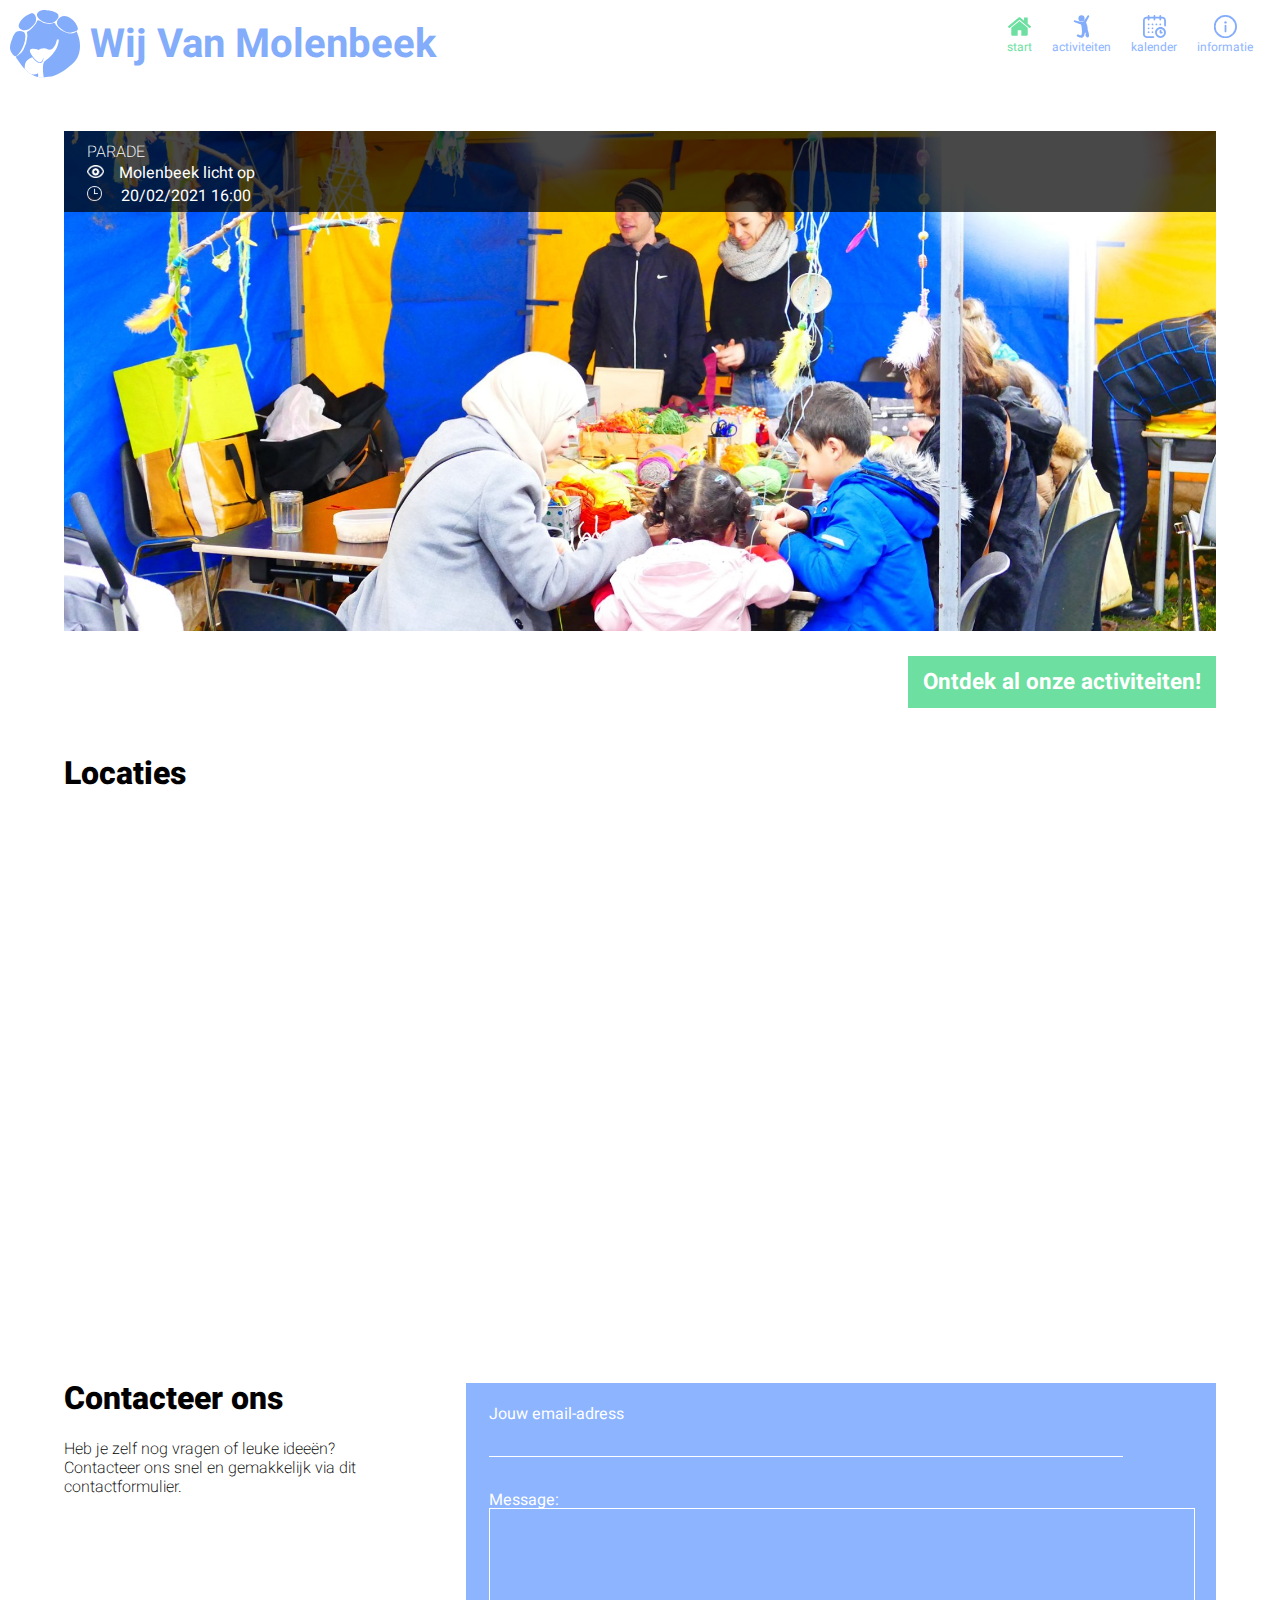
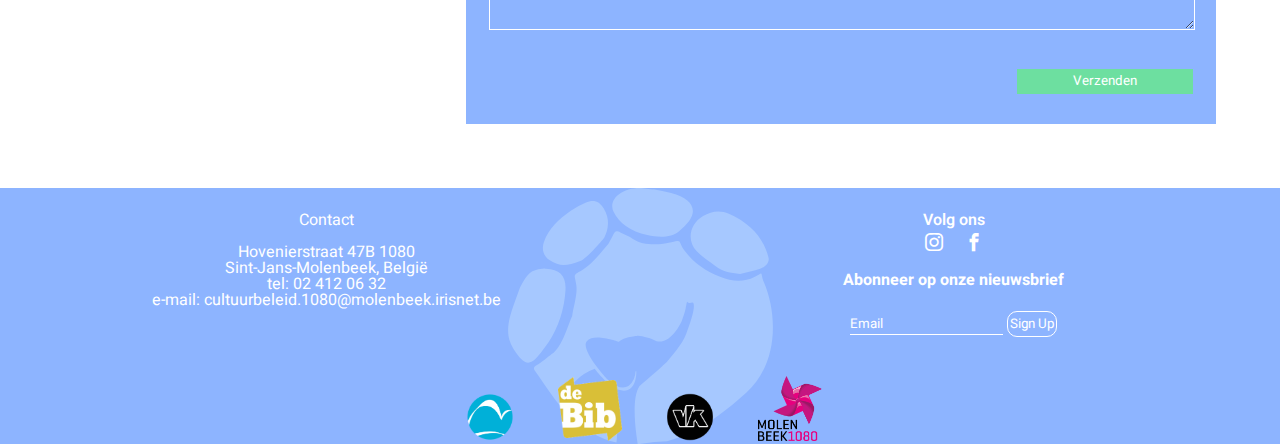
<file: index.html>
<!DOCTYPE html>
<html lang="en">

<head>
  <meta charset="UTF-8" />
  <meta name="viewport" content="width=device-width, initial-scale=1.0" />
  <meta http-equiv="X-UA-Compatible" content="ie=edge" />
  <title>Families in molenbeek</title>
  <link rel="stylesheet" href="reset.css" />
  <link rel="stylesheet" href="index.css" />
  <link rel="preconnect" href="https://fonts.gstatic.com" />
  <link href="https://fonts.googleapis.com/css2?family=Heebo:wght@200;300;400;500;600;700;800&display=swap"
    rel="stylesheet" />
</head>

<body id="indexbody">
  <header class="mainheader">
    <nav>
      <a href="#"><svg id="olifant" xmlns="http://www.w3.org/2000/svg" viewBox="0 0 214.29 206.77">
          <defs>
            <style>
              .cls-1 {
                fill: #fff;
              }
            </style>
          </defs>
          <g id="Layer_2" data-name="Layer 2">
            <g id="Layer_6" data-name="Layer 6">
              <path
                d="M106.3,205.81c-28.42,3-47.16-11.12-65.63-30.1-6.92-7.69-15.19-20.6-21.22-29.11-2.63-3.71-.73-4.15,3-6.42,3.49-2.14,10.37-7.89,10.37-7.89,8.88-5.43,14.8-28.13,16.77-31.09C50.45,93.85,54,83.43,53,76c-1.35-9.8-3.63-8,4.93-12.83C65.77,58.77,73.24,48.9,79.16,42c0,0,2.4-4.44,3.45-6.41,2-3.79,2.39-5,6.48-3.12,3.51,1.65,7.18,3.13,10.34,5.32,8.28,5.76,22.25,5,31.54,2.73,9.54-2.34,5-1.07,10.71,6.82,7.71,10.59,17.45,16.75,29.75,21.8,8.47,3.48,19.08,4.48,27.63,0s4.09-4.57,7.9,4.44c11.53,27.31,11.39,67-14.61,90.43-19.15,17.25-39.54,32.69-64.83,39.84A153.71,153.71,0,0,0,106.3,205.81Z" />
              <path
                d="M116.2,1c4.88,1,9.82,1.91,14.62,3.15C147,8.34,152.81,17.26,145.57,27a51.94,51.94,0,0,1-8,8.26c-6.69,5.68-16.54,5.55-26.45,3.4-13.72-3-23-9.76-27.48-18.87C78.33,9.07,91.61-1.38,107.84.15c2.76.26,5.52.77,8.28,1.16Z" />
              <path
                d="M77,39.56C77,40,62.63,57,57.21,58.9c-10.59,3.74-16,5.44-25.33-.75-4.91-3.25-6.49-8.86-4.55-14.6,3.83-11.3,12.32-19.18,22.1-25.92a69.71,69.71,0,0,1,12.09-6.47c6.66-2.86,11.28-1.38,15,4.69C81.76,24.38,80.33,32.92,77,39.56Z" />
              <path
                d="M32.78,125.23c-.74,1-1.22,1.61-1.67,2.25-11.76,16.52-15.9,19.3-26.66,2.61C-5.4,114.8,3.28,98.57,9.53,80.23c1-1.32,4.8-11,10.35-13.88a23.3,23.3,0,0,1,11-2.17c11.82.35,16.86,6.09,16.22,17.62A89.41,89.41,0,0,1,32.78,125.23Z" />
              <path
                d="M184.33,69.5c-7.93-.64-14.62-2.27-20-6.3s-11.21-7.74-15.5-12.28C140.29,41.85,143,28.64,154,22.05c6.49-3.88,13.84-5.15,21.23-1.86,18.33,8.15,28.52,20.55,32.44,35.79,1,4-2,7.54-6.85,9.28C195.64,67.14,189.86,68.13,184.33,69.5Z" />
              <path class="cls-1"
                d="M103.33,206.07c-2.23-13.94-4.89-38.11,1.4-47.4,0,0,22.21-18.81,24.08-21.68s10.64-11.48,14.39-21.36,7.25-20.88,6-24.87c-.63-1.91-3.37,1-5-1.27-.5-.69-.74,2.21-1.56,5.73-.72,3.08-2,6.53-3.13,9.89,0,0-8,18.85-20.4,16.76,0,0-5.88-3.69-15.57-4.65,0,0-11.89,1-15.64,5.11,0,0-20.65-7.66-26.28-.64s15.64,30,15.64,30,10.32,12.12,18.77,6.7a16.85,16.85,0,0,0,5.63-12.12h.63s.85,16.11-10.21,16-23.89-17.94-23.89-17.94a43.91,43.91,0,0,0-15.33,9.56c-4.73,4.83-7.51,12.53-7.51,17.54,0,3.39-1,8-.56,8.61,12.41,13.65,20.82,16.87,20.82,16.87s12.41,1.82,19.78-3.48c0,0,1.88,3.25.54,11.62a33.51,33.51,0,0,0,8.27,1.64A33.89,33.89,0,0,0,103.33,206.07Z" />
            </g>
          </g>
        </svg></a>
      <h1>Wij Van Molenbeek</h1>
      <ul>
        <li id="balkDesktop">
          <input type="search" placeholder="Search..." />
        </li>
        <li id="balkPhone"></li>
        <li>
          <a href="#" id="home">
            <svg class="active" viewBox="0 0 460.298 460.297">
              <path d="M230.149,120.939L65.986,256.274c0,0.191-0.048,0.472-0.144,0.855c-0.094,0.38-0.144,0.656-0.144,0.852v137.041
                  c0,4.948,1.809,9.236,5.426,12.847c3.616,3.613,7.898,5.431,12.847,5.431h109.63V303.664h73.097v109.64h109.629
                  c4.948,0,9.236-1.814,12.847-5.435c3.617-3.607,5.432-7.898,5.432-12.847V257.981c0-0.76-0.104-1.334-0.288-1.707L230.149,120.939
                  z" />
              <path d="M457.122,225.438L394.6,173.476V56.989c0-2.663-0.856-4.853-2.574-6.567c-1.704-1.712-3.894-2.568-6.563-2.568h-54.816
                  c-2.666,0-4.855,0.856-6.57,2.568c-1.711,1.714-2.566,3.905-2.566,6.567v55.673l-69.662-58.245
                  c-6.084-4.949-13.318-7.423-21.694-7.423c-8.375,0-15.608,2.474-21.698,7.423L3.172,225.438c-1.903,1.52-2.946,3.566-3.14,6.136
                  c-0.193,2.568,0.472,4.811,1.997,6.713l17.701,21.128c1.525,1.712,3.521,2.759,5.996,3.142c2.285,0.192,4.57-0.476,6.855-1.998
                  L230.149,95.817l197.57,164.741c1.526,1.328,3.521,1.991,5.996,1.991h0.858c2.471-0.376,4.463-1.43,5.996-3.138l17.703-21.125
                  c1.522-1.906,2.189-4.145,1.991-6.716C460.068,229.007,459.021,226.961,457.122,225.438z" />
            </svg>
          </a>
          <p class="active">start</p>
        </li>
        <li>
          <a href="./activiteiten.html">
            <svg version="1.1" id="activities" xmlns="http://www.w3.org/2000/svg"
              xmlns:xlink="http://www.w3.org/1999/xlink" x="0px" y="0px" viewBox="0 0 443 443"
              style="enable-background: new 0 0 443 443;" xml:space="preserve">
              <g>
                <circle cx="221.4" cy="66.2" r="59.4" />
                <path d="M234.6,133.5C216.2,136.1,101,104,101,104s-3.8-2-8.6-2c-4.8,0-5.3-0.7-7.9,0c-2.6,0.7-6.4,2.9-9,6.6
                 c-2.6,3.7-4,5.3-3.5,11c0.4,5.7,1.5,8.4,5.7,12.7c4.2,4.4,4.4,2.6,5.1,2.9c0.7,0.2,125.1,46.4,125.1,46.4l5.5,4
                 c0,0,13.6,39.1,13.4,76.5s3.7,38.7,3.7,38.7l0.7,2c0,0-1.1,47.9-4.8,60.5c-3.7,12.5-2.9,17.1-5.3,20.7c-2.4,3.5-1.5,4-2,5.5
                 c-0.4,1.5-1.3,0-1.3,0l-5.3,0.9c0,0-13.6-1.1-15.2-1.3c-1.5-0.2-30.1-9.9-30.1-9.9s-7.7-4.4-9-4.4c-1.3,0-10.1-2-14.3,0.7
                 c-4.2,2.6-9.9,7.5-11.4,11s-2.6,13.4-0.7,17.8s5.1,6.8,10.6,10.6s14.3,7,14.3,7s27.9,11.4,35.2,12.5s9.7,4,28.4,2.6
                 c18.7-1.3,27.5-6.6,36.1-15.6c8.6-9,19.8-36.1,21.3-43.3s4.4-14.7,6.6-23.1c2.2-8.4,2.9-17.4,2.9-17.4l7.9-0.2l12.5,29.2l-9.5,10.8
                 c0,0-5.7,7-0.4,19.8c5.3,12.7,11.4,22.4,24.4,29.2c13,6.8,21.8,5.5,29.2,3.1c7.5-2.4,10.1-9.5,12.5-14.1c2.4-4.6,2.9-24,2.4-29.9
                 c-0.4-5.9-5.5-36.5-8.8-48.6s-15.8-47.3-15.8-47.3s-1.1-56.3-12.5-91.2c-11.4-35-11.4-35-11.4-35l-6.8-13.6l-0.2-9.5L370,29.5
                 c0,0,2.4-8.4,0-11.7c-2.4-3.3-7.7-11.4-14.7-11.9s-9.7,0.4-13.8,3.7c-4.2,3.3-25.3,36.5-25.3,36.5l-42,60.9
                 c0,0-13.2,14.8-17.1,17.8C245,134.1,237.7,133,234.6,133.5z" />
              </g>
            </svg>
          </a>
          <p>activiteiten</p>
        </li>
        <li id="calendarbutton">
          <a href="./kalender.html"><svg version="1.1" id="calendarnavigation" xmlns="http://www.w3.org/2000/svg"
              xmlns:xlink="http://www.w3.org/1999/xlink" x="0px" y="0px" viewBox="0 0 443 443"
              style="enable-background: new 0 0 443 443;" xml:space="preserve">
              <circle cx="333.2" cy="181.3" r="17.3" />
              <path d="M372.9,34.5h-22.4V17.3c0-9.5-7.7-17.3-17.3-17.3S316,7.7,316,17.3v17.3h-78.6V17.3c0-9.5-7.7-17.3-17.3-17.3
                   c-9.5,0-17.3,7.7-17.3,17.3v17.3h-77.7V17.3c0-9.5-7.7-17.3-17.3-17.3S90.6,7.7,90.6,17.3v17.3H69.1C31,34.5,0,65.5,0,103.6
                   v269.3C0,411,31,442,69.1,442h132.1c9.5,0,17.3-7.7,17.3-17.3s-7.7-17.3-17.3-17.3H69.1c-19,0-34.5-15.5-34.5-34.5V103.6
                   c0-19,15.5-34.5,34.5-34.5h21.6v17.3c0,9.5,7.7,17.3,17.3,17.3s17.3-7.7,17.3-17.3V69.1h77.7v17.3c0,9.5,7.7,17.3,17.3,17.3
                   c9.5,0,17.3-7.7,17.3-17.3V69.1H316v17.3c0,9.5,7.7,17.3,17.3,17.3s17.3-7.7,17.3-17.3V69.1h22.4c19,0,34.5,15.5,34.5,34.5V202
                   c0,9.5,7.7,17.3,17.3,17.3S442,211.5,442,202v-98.4C442,65.5,411,34.5,372.9,34.5z" />
              <path
                d="M337.5,233.1c-57.6,0-104.5,46.9-104.5,104.5S279.9,442,337.5,442S442,395.1,442,337.5S395.1,233.1,337.5,233.1z
                    M337.5,407.5c-38.6,0-69.9-31.4-69.9-69.9s31.4-69.9,69.9-69.9s69.9,31.4,69.9,69.9S376.1,407.5,337.5,407.5z" />
              <path d="M362.6,320.3h-7.8v-18.1c0-9.5-7.7-17.3-17.3-17.3s-17.3,7.7-17.3,17.3v35.4c0,9.5,7.7,17.3,17.3,17.3h25
                   c9.5,0,17.3-7.7,17.3-17.3S372.1,320.3,362.6,320.3z" />
              <circle cx="258.1" cy="181.3" r="17.3" />
              <circle cx="183" cy="256.4" r="17.3" />
              <circle cx="107.9" cy="181.3" r="17.3" />
              <circle cx="107.9" cy="256.4" r="17.3" />
              <circle cx="107.9" cy="331.5" r="17.3" />
              <circle cx="183" cy="331.5" r="17.3" />
              <circle cx="183" cy="181.3" r="17.3" /></svg></a>
          <p>kalender</p>
        </li>
        <li>
          <a href="./information.html">
            <svg id="information" data-name="Capa 1" xmlns="http://www.w3.org/2000/svg" viewBox="0 0 87.58 88.46">
              <path
                d="M113.62,140a44.23,44.23,0,1,0,43.79,44.23A44,44,0,0,0,113.62,140Zm0,81.55a37.32,37.32,0,1,1,36.95-37.32A37.12,37.12,0,0,1,113.62,221.55Z"
                transform="translate(-69.83 -140)" />
              <path
                d="M113.62,177a3.44,3.44,0,0,0-3.42,3.46v22.25a3.42,3.42,0,1,0,6.84,0V180.49A3.44,3.44,0,0,0,113.62,177Z"
                transform="translate(-69.83 -140)" />
              <ellipse cx="43.79" cy="28.14" rx="4.62" ry="4.67" />
            </svg>
          </a>
          <p>informatie</p>
        </li>
      </ul>
    </nav>
  </header>
  <h1 class="mobieletitel">Wij Van Molenbeek</h1>
  <main class="home">
    <section>
      <div id="homecarouselinfo">
        <p class="categorie">Parade</p>
        <p> <img src="icons/oogwit2.png" alt="oogje" width="17px">Molenbeek licht op </p>
        <p>
          <datetime 2021-02-20T16:00:00> <img src="icons/tijdwit.png" alt="klokje" width="15px"> 20/02/2021 16:00
        </p>
      </div>
      <div id="homecarousel">
        <div class="driehoeklinks"></div>
        <div id="uitgelicht">
          <!-- backgroundfoto -->
        </div>
        <div class="driehoekrechts"></div>
      </div>
      <div class="discover">
        <a href="./activiteiten.html">Ontdek al onze activiteiten!</a>
      </div>
    </section>
    <section id="kaart">
      <div class="tekstkaart">
        <h2 id="kaartjeh2">Locaties</h2>
        <div id="kaartje"></div>
        <iframe src="https://www.google.com/maps/d/embed?mid=18Hhgf8AYjcc9jeIq8lRgSW5vMRo1QG6i"></iframe>

      </div>
    </section>
    <section>
      <div id="homecontact">
        <div>
          <h2 id="Contacth2">Contacteer ons</h2>
          <p id="Contactp">
            Heb je zelf nog vragen of leuke ideeën? <br>
            Contacteer ons snel en gemakkelijk via dit contactformulier.
          </p>
        </div>
        <div id="homeform">
          <form name="contact" method="POST" data-netlify="true">
            <label for="homemail">Jouw email-adress</label>
            <input type="email" name="email" id="homemail" />
            <!--<label for="homemessage">Bericht: <textarea></textarea></label>-->
            <label> Message: <textarea name="message" rows="6" cols="50" id="homemessage"></textarea></label>
            <input type="submit" value="Verzenden" id="homesubmit" />
          </form>
        </div>
      </div>
    </section>
  </main>
  <footer class="ipadfooter">
    <div class="footercontact">
      <p>
        <span id="contactfooter"><b>Contact</b></span><br />
        <br />
        Hovenierstraat 47B 1080<br />
        Sint-Jans-Molenbeek, België
        <br />
        tel: 02 412 06 32<br />
        e-mail: cultuurbeleid.1080@molenbeek.irisnet.be
      </p>
    </div>
    <div class="volg">
      <p>
        Volg ons
      </p>
      <div class="socialmedia">
        <a href="https://www.instagram.com/cultuur_in_molenbeek/" target="_blank"><span
            class="icon-instagram"></span></a>
        <a href="https://www.facebook.com/Cultuur-in-Molenbeek-770192383096967/" target="_blank"><span
            class="icon-facebook"></span></a>
      </div>

      <div class="abonneer">
        <p>Abonneer op onze nieuwsbrief</p>
        <form name="sign up" method="POST" data-netlify="true">
          <input type="email" id="email" name="Email" placeholder="Email" />
          <input type="submit" id="submit" value="Sign Up" />
        </form>
      </div>
    </div>

    <div class="sponsors">
      <img src="./afbeeldingen/logo/cultuuricon.png" alt="" width="100px" />
      <img src="./afbeeldingen/logo/Logo_bib.png" alt="" width="100px" />
      <img src="./afbeeldingen/logo/Vaartkapoen.png" alt="" width="100px" />
      <img src="./afbeeldingen/logo/molenbeek.png" alt="" width="100px" />
    </div>
  </footer>
</body>

</html>
</file>
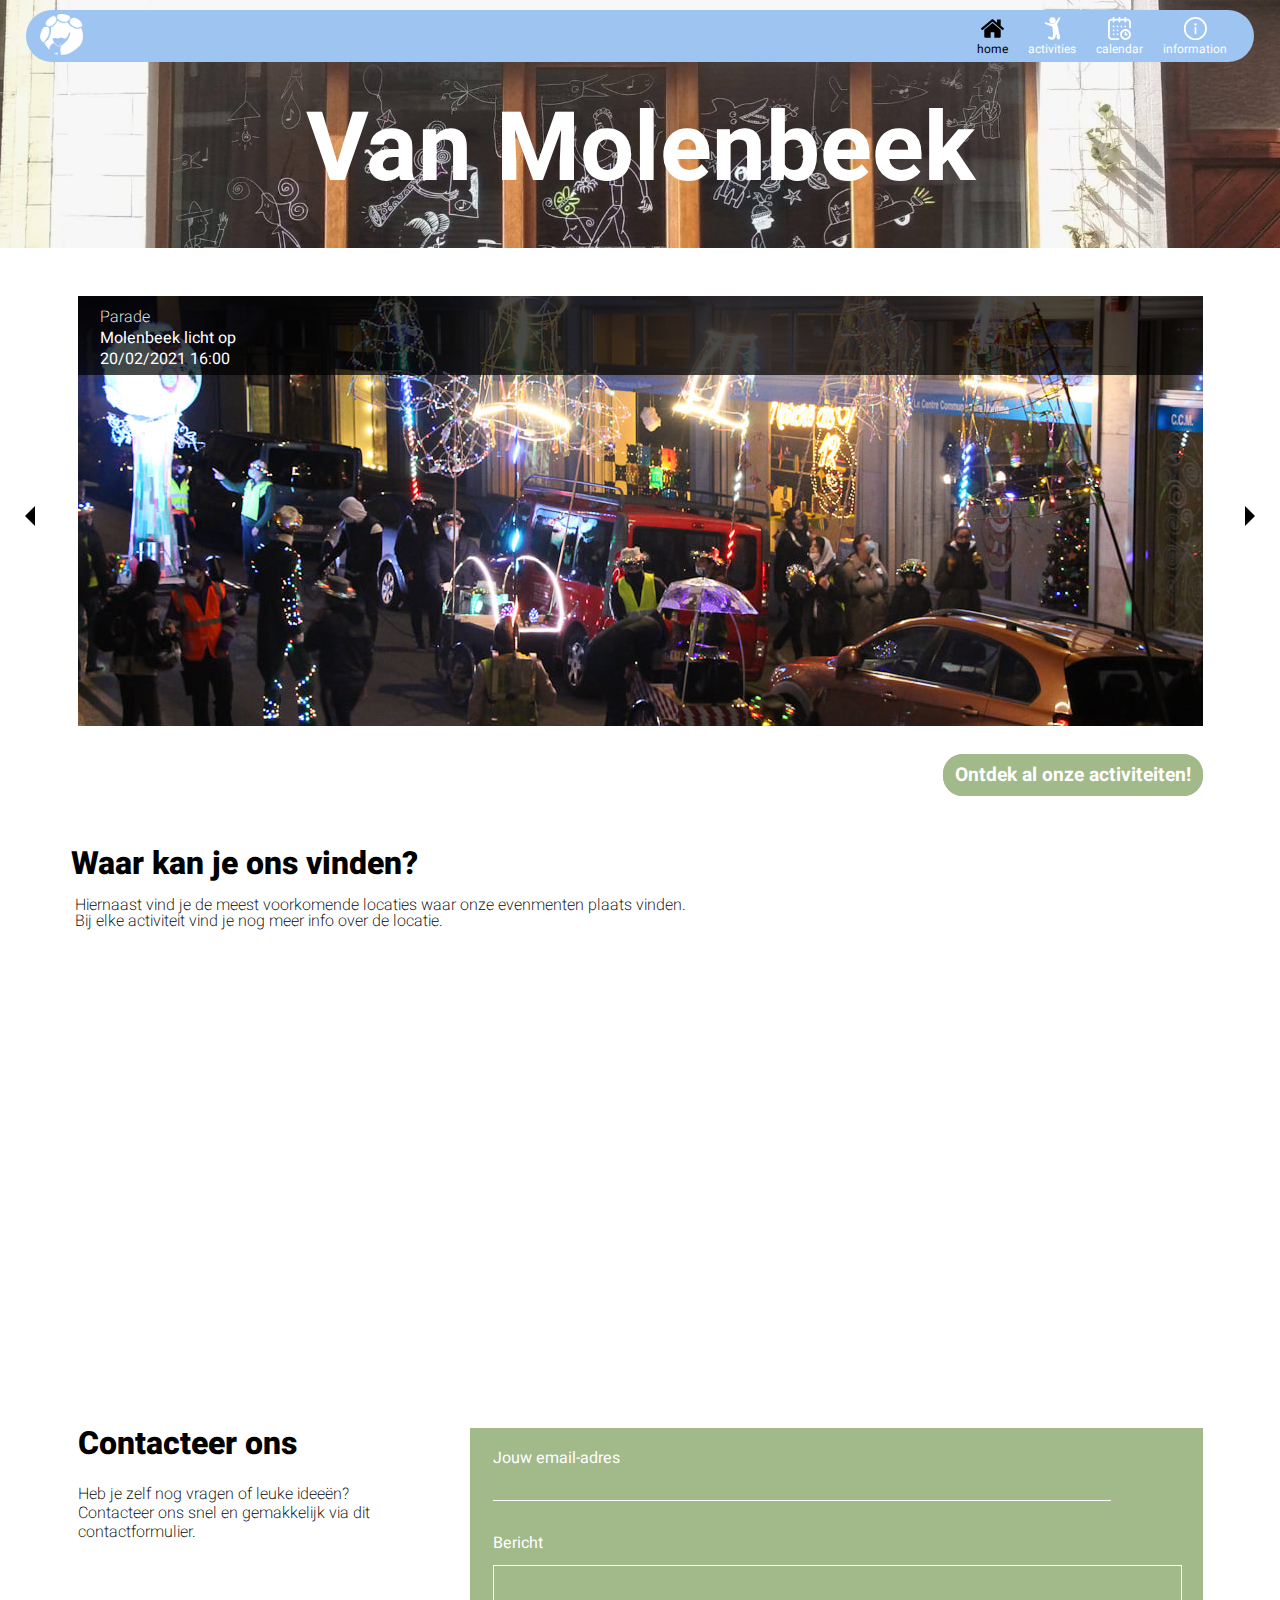
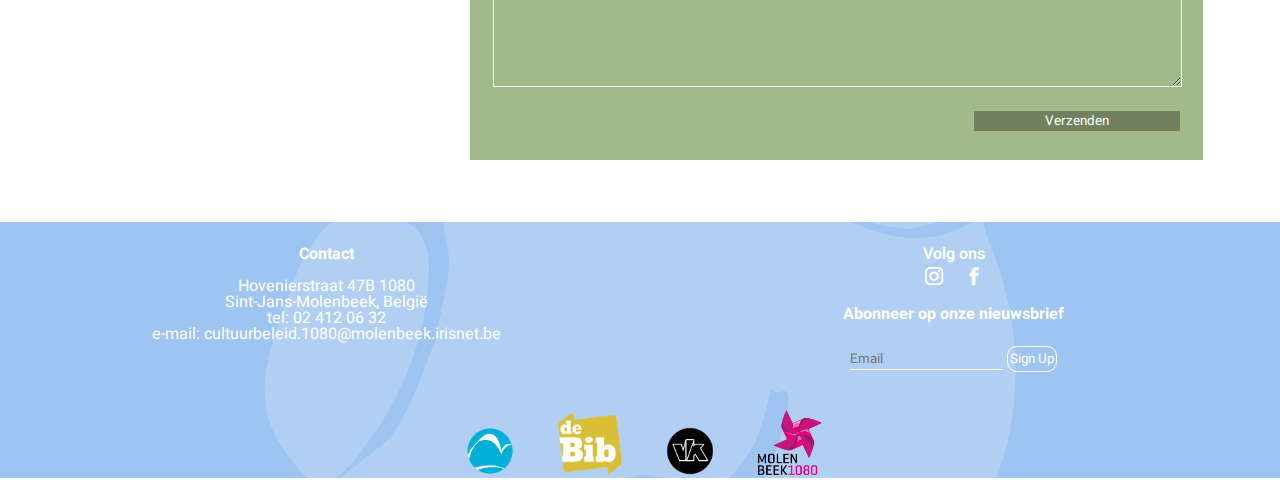
<file: test site S 3/index.html>
<!DOCTYPE html>
<html lang="en">

<head>
  <meta charset="UTF-8" />
  <meta name="viewport" content="width=device-width, initial-scale=1.0" />
  <meta http-equiv="X-UA-Compatible" content="ie=edge" />
  <title>Families in molenbeek</title>
  <link rel="stylesheet" href="reset.css" />
  <link rel="stylesheet" href="index.css" />
  <link rel="preconnect" href="https://fonts.gstatic.com" />
  <link href="https://fonts.googleapis.com/css2?family=Heebo:wght@200;300;400;500;600;700;800&display=swap"
    rel="stylesheet" />
</head>

<body>
  <header class="mainheader">
    <nav>
      <ul>
        <li>
          <a href="#"><img id="logobalk" src="./afbeeldingen/V10Asset_6.png" alt="elephant icon" width="100%" /></a>
        </li>
        <li id="balkDesktop">
          <input type="search" placeholder="Search..." />
        </li>
        <li id="balkPhone"></li>
        <li>
          <a href="#" id="home">
            <svg class="active" viewBox="0 0 460.298 460.297">
              <path d="M230.149,120.939L65.986,256.274c0,0.191-0.048,0.472-0.144,0.855c-0.094,0.38-0.144,0.656-0.144,0.852v137.041
                  c0,4.948,1.809,9.236,5.426,12.847c3.616,3.613,7.898,5.431,12.847,5.431h109.63V303.664h73.097v109.64h109.629
                  c4.948,0,9.236-1.814,12.847-5.435c3.617-3.607,5.432-7.898,5.432-12.847V257.981c0-0.76-0.104-1.334-0.288-1.707L230.149,120.939
                  z" />
              <path d="M457.122,225.438L394.6,173.476V56.989c0-2.663-0.856-4.853-2.574-6.567c-1.704-1.712-3.894-2.568-6.563-2.568h-54.816
                  c-2.666,0-4.855,0.856-6.57,2.568c-1.711,1.714-2.566,3.905-2.566,6.567v55.673l-69.662-58.245
                  c-6.084-4.949-13.318-7.423-21.694-7.423c-8.375,0-15.608,2.474-21.698,7.423L3.172,225.438c-1.903,1.52-2.946,3.566-3.14,6.136
                  c-0.193,2.568,0.472,4.811,1.997,6.713l17.701,21.128c1.525,1.712,3.521,2.759,5.996,3.142c2.285,0.192,4.57-0.476,6.855-1.998
                  L230.149,95.817l197.57,164.741c1.526,1.328,3.521,1.991,5.996,1.991h0.858c2.471-0.376,4.463-1.43,5.996-3.138l17.703-21.125
                  c1.522-1.906,2.189-4.145,1.991-6.716C460.068,229.007,459.021,226.961,457.122,225.438z" />
            </svg>
          </a>
          <p class="active">home</p>
        </li>
        <li>
          <a href="./activiteiten.html">
            <svg version="1.1" id="activities" xmlns="http://www.w3.org/2000/svg"
              xmlns:xlink="http://www.w3.org/1999/xlink" x="0px" y="0px" viewBox="0 0 443 443"
              style="enable-background: new 0 0 443 443;" xml:space="preserve">
              <g>
                <circle cx="221.4" cy="66.2" r="59.4" />
                <path d="M234.6,133.5C216.2,136.1,101,104,101,104s-3.8-2-8.6-2c-4.8,0-5.3-0.7-7.9,0c-2.6,0.7-6.4,2.9-9,6.6
                 c-2.6,3.7-4,5.3-3.5,11c0.4,5.7,1.5,8.4,5.7,12.7c4.2,4.4,4.4,2.6,5.1,2.9c0.7,0.2,125.1,46.4,125.1,46.4l5.5,4
                 c0,0,13.6,39.1,13.4,76.5s3.7,38.7,3.7,38.7l0.7,2c0,0-1.1,47.9-4.8,60.5c-3.7,12.5-2.9,17.1-5.3,20.7c-2.4,3.5-1.5,4-2,5.5
                 c-0.4,1.5-1.3,0-1.3,0l-5.3,0.9c0,0-13.6-1.1-15.2-1.3c-1.5-0.2-30.1-9.9-30.1-9.9s-7.7-4.4-9-4.4c-1.3,0-10.1-2-14.3,0.7
                 c-4.2,2.6-9.9,7.5-11.4,11s-2.6,13.4-0.7,17.8s5.1,6.8,10.6,10.6s14.3,7,14.3,7s27.9,11.4,35.2,12.5s9.7,4,28.4,2.6
                 c18.7-1.3,27.5-6.6,36.1-15.6c8.6-9,19.8-36.1,21.3-43.3s4.4-14.7,6.6-23.1c2.2-8.4,2.9-17.4,2.9-17.4l7.9-0.2l12.5,29.2l-9.5,10.8
                 c0,0-5.7,7-0.4,19.8c5.3,12.7,11.4,22.4,24.4,29.2c13,6.8,21.8,5.5,29.2,3.1c7.5-2.4,10.1-9.5,12.5-14.1c2.4-4.6,2.9-24,2.4-29.9
                 c-0.4-5.9-5.5-36.5-8.8-48.6s-15.8-47.3-15.8-47.3s-1.1-56.3-12.5-91.2c-11.4-35-11.4-35-11.4-35l-6.8-13.6l-0.2-9.5L370,29.5
                 c0,0,2.4-8.4,0-11.7c-2.4-3.3-7.7-11.4-14.7-11.9s-9.7,0.4-13.8,3.7c-4.2,3.3-25.3,36.5-25.3,36.5l-42,60.9
                 c0,0-13.2,14.8-17.1,17.8C245,134.1,237.7,133,234.6,133.5z" />
              </g>
            </svg>
          </a>
          <p>activities</p>
        </li>
        <li id="calendarbutton">
          <a href="./agenda.html"><svg version="1.1" id="calendar" xmlns="http://www.w3.org/2000/svg"
              xmlns:xlink="http://www.w3.org/1999/xlink" x="0px" y="0px" viewBox="0 0 443 443"
              style="enable-background: new 0 0 443 443;" xml:space="preserve">
              <circle cx="333.2" cy="181.3" r="17.3" />
              <path d="M372.9,34.5h-22.4V17.3c0-9.5-7.7-17.3-17.3-17.3S316,7.7,316,17.3v17.3h-78.6V17.3c0-9.5-7.7-17.3-17.3-17.3
                   c-9.5,0-17.3,7.7-17.3,17.3v17.3h-77.7V17.3c0-9.5-7.7-17.3-17.3-17.3S90.6,7.7,90.6,17.3v17.3H69.1C31,34.5,0,65.5,0,103.6
                   v269.3C0,411,31,442,69.1,442h132.1c9.5,0,17.3-7.7,17.3-17.3s-7.7-17.3-17.3-17.3H69.1c-19,0-34.5-15.5-34.5-34.5V103.6
                   c0-19,15.5-34.5,34.5-34.5h21.6v17.3c0,9.5,7.7,17.3,17.3,17.3s17.3-7.7,17.3-17.3V69.1h77.7v17.3c0,9.5,7.7,17.3,17.3,17.3
                   c9.5,0,17.3-7.7,17.3-17.3V69.1H316v17.3c0,9.5,7.7,17.3,17.3,17.3s17.3-7.7,17.3-17.3V69.1h22.4c19,0,34.5,15.5,34.5,34.5V202
                   c0,9.5,7.7,17.3,17.3,17.3S442,211.5,442,202v-98.4C442,65.5,411,34.5,372.9,34.5z" />
              <path
                d="M337.5,233.1c-57.6,0-104.5,46.9-104.5,104.5S279.9,442,337.5,442S442,395.1,442,337.5S395.1,233.1,337.5,233.1z
                    M337.5,407.5c-38.6,0-69.9-31.4-69.9-69.9s31.4-69.9,69.9-69.9s69.9,31.4,69.9,69.9S376.1,407.5,337.5,407.5z" />
              <path d="M362.6,320.3h-7.8v-18.1c0-9.5-7.7-17.3-17.3-17.3s-17.3,7.7-17.3,17.3v35.4c0,9.5,7.7,17.3,17.3,17.3h25
                   c9.5,0,17.3-7.7,17.3-17.3S372.1,320.3,362.6,320.3z" />
              <circle cx="258.1" cy="181.3" r="17.3" />
              <circle cx="183" cy="256.4" r="17.3" />
              <circle cx="107.9" cy="181.3" r="17.3" />
              <circle cx="107.9" cy="256.4" r="17.3" />
              <circle cx="107.9" cy="331.5" r="17.3" />
              <circle cx="183" cy="331.5" r="17.3" />
              <circle cx="183" cy="181.3" r="17.3" /></svg></a>
          <p>calendar</p>
        </li>
        <li>
          <a href="./information.html">
            <svg id="information" data-name="Capa 1" xmlns="http://www.w3.org/2000/svg" viewBox="0 0 87.58 88.46">
              <path
                d="M113.62,140a44.23,44.23,0,1,0,43.79,44.23A44,44,0,0,0,113.62,140Zm0,81.55a37.32,37.32,0,1,1,36.95-37.32A37.12,37.12,0,0,1,113.62,221.55Z"
                transform="translate(-69.83 -140)" />
              <path
                d="M113.62,177a3.44,3.44,0,0,0-3.42,3.46v22.25a3.42,3.42,0,1,0,6.84,0V180.49A3.44,3.44,0,0,0,113.62,177Z"
                transform="translate(-69.83 -140)" />
              <ellipse cx="43.79" cy="28.14" rx="4.62" ry="4.67" />
            </svg>
          </a>
          <p>information</p>
        </li>
      </ul>
    </nav>
    <h1>Van Molenbeek</h1>
  </header>
  <main class="home">
    <section>
      <div id="homecarouselinfo">
        <p>Parade</p>
        <p>Molenbeek licht op</p>
        <p>
          <datetime 2021-02-20T16:00:00>20/02/2021 16:00
        </p>
      </div>
      <div id="homecarousel">
        <div class="driehoeklinks"></div>
        <div id="uitgelicht_1">
          <!-- backgroundfoto -->
        </div>
        <div class="driehoekrechts"></div>
      </div>
      <div class="discover">
        <a href="./activiteiten.html">Ontdek al onze activiteiten!</a>
      </div>
    </section>
    <section id="kaart">
      <div class="tekstkaart">
        <h2 id="kaartjeh2">Waar kan je ons vinden?</h2>
        <div id="kaartje">
          <p>
            Hiernaast vind je de meest voorkomende locaties waar onze evenmenten
            plaats vinden. <br> Bij elke activiteit vind je nog meer info over de
            locatie.
          </p>
        </div>
        <iframe src="https://www.google.com/maps/d/embed?mid=18Hhgf8AYjcc9jeIq8lRgSW5vMRo1QG6i"></iframe>

      </div>
    </section>
    <section>
      <div id="homecontact">
        <div>
          <h2 id="Contacth2">Contacteer ons</h2>
          <p id="Contactp">
            Heb je zelf nog vragen of leuke ideeën? <br>
            Contacteer ons snel en gemakkelijk via dit contactformulier.
          </p>
        </div>
        <div id="homeform">
          <form name= "contact" method="POST" data-netlify="true">
            <label for="homemail">Jouw email-adres</label>
            <input type="email" name="email" id="homemail" />
            <label for="homemessage">Bericht</label>
            <textarea rows="6" cols="50" id="homemessage"></textarea>
            <input type="submit" value="Verzenden" id="homesubmit" />
          </form>
        </div>
      </div>
    </section>
  </main>
  <footer>
    <div class="footercontact">
      <p>
        <span id="contactfooter"><b>Contact</b></span><br />
        <br />
        Hovenierstraat 47B 1080<br />
        Sint-Jans-Molenbeek, België
        <br />
        tel: 02 412 06 32<br />
        e-mail: cultuurbeleid.1080@molenbeek.irisnet.be
      </p>
    </div>
    <div class="volg">
      <p>
        Volg ons
      </p>
      <div class="socialmedia">
        <a href="https://www.instagram.com/cultuur_in_molenbeek/" target="_blank"><span
            class="icon-instagram"></span></a>
        <a href="https://www.facebook.com/Cultuur-in-Molenbeek-770192383096967/" target="_blank"><span
            class="icon-facebook"></span></a>
      </div>

      <div class="abonneer">
        <p>Abonneer op onze nieuwsbrief</p>
        <form action="submit-form.php" method="get">
          <input type="email" id="email" name="Email" placeholder="Email" />
          <input type="submit" id="submit" value="Sign Up" />
        </form>
      </div>
    </div>

    <div class="sponsors">
      <img src="./afbeeldingen/logo/cultuuricon.png" alt="" width="100px" />
      <img src="./afbeeldingen/logo/Logo_bib.png" alt="" width="100px" />
      <img src="./afbeeldingen/logo/Vaartkapoen.png" alt="" width="100px" />
      <img src="./afbeeldingen/logo/molenbeek.png" alt="" width="100px" />
    </div>
  </footer>
</body>

</html>
</file>
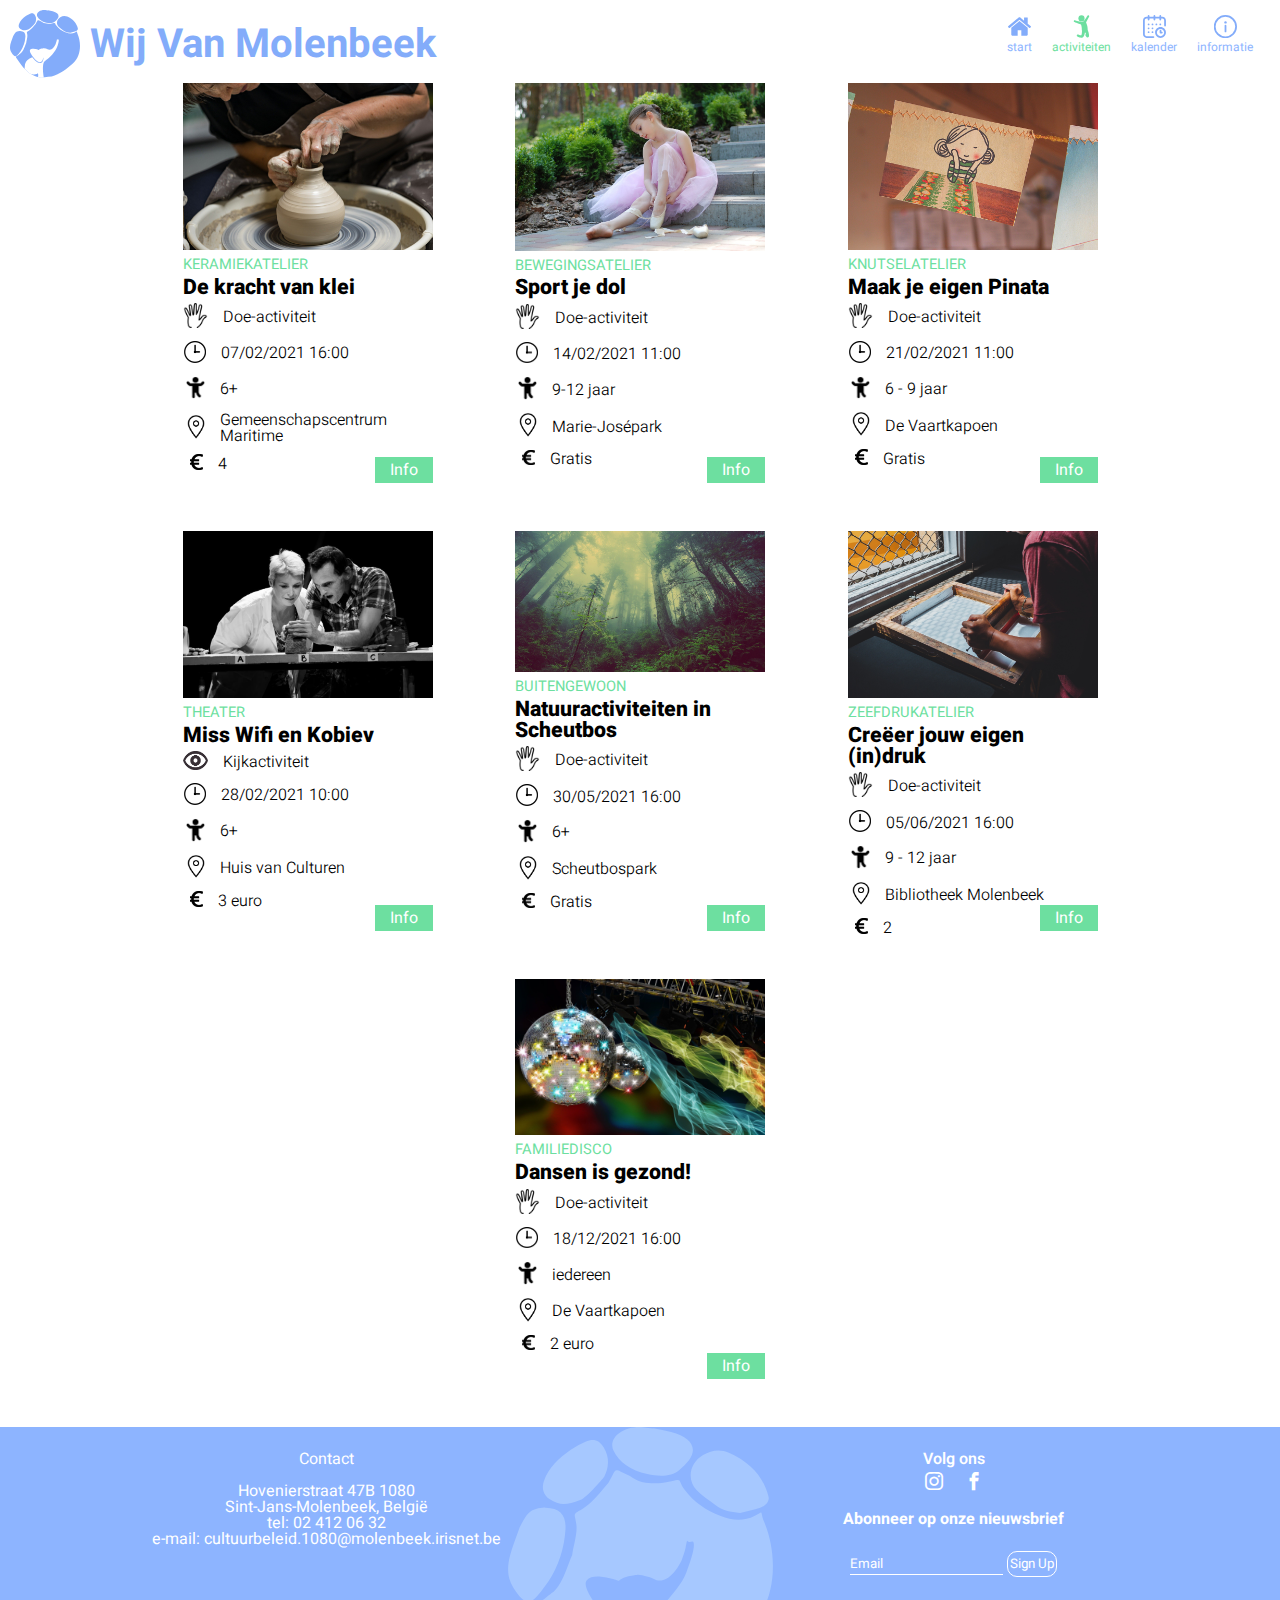
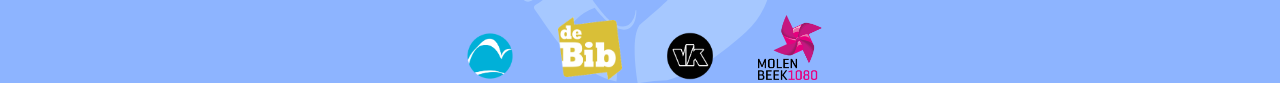
<file: activiteiten.html>
<!DOCTYPE html>
<html lang="en">

<head>
  <meta charset="UTF-8" />
  <meta name="viewport" content="width=device-width, initial-scale=1.0" />
  <meta http-equiv="X-UA-Compatible" content="ie=edge" />
  <title>Families in Molenbeek</title>
  <link rel="stylesheet" href="reset.css" />
  <link rel="stylesheet" href="index.css" />
  <link rel="stylesheet" href="index.css">

  <script src="//ajax.googleapis.com/ajax/libs/jquery/1.7.1/jquery.min.js"></script>
  <script src="js/highlight.pack.js"></script>
  <script src="js/filtrify.min.js"></script>

  <script type="text/javascript">
    $(function () {

      $.filtrify("container", "placeHolder");

    });
  </script>

<link
href="https://fonts.googleapis.com/css2?family=Heebo:wght@200;300;400;500;600;700;800&display=swap"
rel="stylesheet"
/>
</head>

<body>
  <header class="mainheader">
    <nav>
      <a href="index.html"
        ><svg
          id="olifant"
          xmlns="http://www.w3.org/2000/svg"
          viewBox="0 0 214.29 206.77"
        >
          <defs>
            <style>
              .cls-1 {
                fill: #fff;
              }
            </style>
          </defs>
          <g id="Layer_2" data-name="Layer 2">
            <g id="Layer_6" data-name="Layer 6">
              <path
                d="M106.3,205.81c-28.42,3-47.16-11.12-65.63-30.1-6.92-7.69-15.19-20.6-21.22-29.11-2.63-3.71-.73-4.15,3-6.42,3.49-2.14,10.37-7.89,10.37-7.89,8.88-5.43,14.8-28.13,16.77-31.09C50.45,93.85,54,83.43,53,76c-1.35-9.8-3.63-8,4.93-12.83C65.77,58.77,73.24,48.9,79.16,42c0,0,2.4-4.44,3.45-6.41,2-3.79,2.39-5,6.48-3.12,3.51,1.65,7.18,3.13,10.34,5.32,8.28,5.76,22.25,5,31.54,2.73,9.54-2.34,5-1.07,10.71,6.82,7.71,10.59,17.45,16.75,29.75,21.8,8.47,3.48,19.08,4.48,27.63,0s4.09-4.57,7.9,4.44c11.53,27.31,11.39,67-14.61,90.43-19.15,17.25-39.54,32.69-64.83,39.84A153.71,153.71,0,0,0,106.3,205.81Z"
              />
              <path
                d="M116.2,1c4.88,1,9.82,1.91,14.62,3.15C147,8.34,152.81,17.26,145.57,27a51.94,51.94,0,0,1-8,8.26c-6.69,5.68-16.54,5.55-26.45,3.4-13.72-3-23-9.76-27.48-18.87C78.33,9.07,91.61-1.38,107.84.15c2.76.26,5.52.77,8.28,1.16Z"
              />
              <path
                d="M77,39.56C77,40,62.63,57,57.21,58.9c-10.59,3.74-16,5.44-25.33-.75-4.91-3.25-6.49-8.86-4.55-14.6,3.83-11.3,12.32-19.18,22.1-25.92a69.71,69.71,0,0,1,12.09-6.47c6.66-2.86,11.28-1.38,15,4.69C81.76,24.38,80.33,32.92,77,39.56Z"
              />
              <path
                d="M32.78,125.23c-.74,1-1.22,1.61-1.67,2.25-11.76,16.52-15.9,19.3-26.66,2.61C-5.4,114.8,3.28,98.57,9.53,80.23c1-1.32,4.8-11,10.35-13.88a23.3,23.3,0,0,1,11-2.17c11.82.35,16.86,6.09,16.22,17.62A89.41,89.41,0,0,1,32.78,125.23Z"
              />
              <path
                d="M184.33,69.5c-7.93-.64-14.62-2.27-20-6.3s-11.21-7.74-15.5-12.28C140.29,41.85,143,28.64,154,22.05c6.49-3.88,13.84-5.15,21.23-1.86,18.33,8.15,28.52,20.55,32.44,35.79,1,4-2,7.54-6.85,9.28C195.64,67.14,189.86,68.13,184.33,69.5Z"
              />
              <path
                class="cls-1"
                d="M103.33,206.07c-2.23-13.94-4.89-38.11,1.4-47.4,0,0,22.21-18.81,24.08-21.68s10.64-11.48,14.39-21.36,7.25-20.88,6-24.87c-.63-1.91-3.37,1-5-1.27-.5-.69-.74,2.21-1.56,5.73-.72,3.08-2,6.53-3.13,9.89,0,0-8,18.85-20.4,16.76,0,0-5.88-3.69-15.57-4.65,0,0-11.89,1-15.64,5.11,0,0-20.65-7.66-26.28-.64s15.64,30,15.64,30,10.32,12.12,18.77,6.7a16.85,16.85,0,0,0,5.63-12.12h.63s.85,16.11-10.21,16-23.89-17.94-23.89-17.94a43.91,43.91,0,0,0-15.33,9.56c-4.73,4.83-7.51,12.53-7.51,17.54,0,3.39-1,8-.56,8.61,12.41,13.65,20.82,16.87,20.82,16.87s12.41,1.82,19.78-3.48c0,0,1.88,3.25.54,11.62a33.51,33.51,0,0,0,8.27,1.64A33.89,33.89,0,0,0,103.33,206.07Z"
              />
            </g>
          </g></svg
      ></a>
      <h1>Wij Van Molenbeek</h1>
      <ul>
        <li id="balkDesktop">
          <input type="search" placeholder="Search..." />
        </li>
        <li id="balkPhone"></li>
        <li>
          <a href="index.html" id="home">
            <svg viewBox="0 0 460.298 460.297">
              <path
                d="M230.149,120.939L65.986,256.274c0,0.191-0.048,0.472-0.144,0.855c-0.094,0.38-0.144,0.656-0.144,0.852v137.041
                c0,4.948,1.809,9.236,5.426,12.847c3.616,3.613,7.898,5.431,12.847,5.431h109.63V303.664h73.097v109.64h109.629
                c4.948,0,9.236-1.814,12.847-5.435c3.617-3.607,5.432-7.898,5.432-12.847V257.981c0-0.76-0.104-1.334-0.288-1.707L230.149,120.939
                z"
              />
              <path
                d="M457.122,225.438L394.6,173.476V56.989c0-2.663-0.856-4.853-2.574-6.567c-1.704-1.712-3.894-2.568-6.563-2.568h-54.816
                c-2.666,0-4.855,0.856-6.57,2.568c-1.711,1.714-2.566,3.905-2.566,6.567v55.673l-69.662-58.245
                c-6.084-4.949-13.318-7.423-21.694-7.423c-8.375,0-15.608,2.474-21.698,7.423L3.172,225.438c-1.903,1.52-2.946,3.566-3.14,6.136
                c-0.193,2.568,0.472,4.811,1.997,6.713l17.701,21.128c1.525,1.712,3.521,2.759,5.996,3.142c2.285,0.192,4.57-0.476,6.855-1.998
                L230.149,95.817l197.57,164.741c1.526,1.328,3.521,1.991,5.996,1.991h0.858c2.471-0.376,4.463-1.43,5.996-3.138l17.703-21.125
                c1.522-1.906,2.189-4.145,1.991-6.716C460.068,229.007,459.021,226.961,457.122,225.438z"
              />
            </svg>
          </a>
          <p>start</p>
        </li>
        <li>
          <a href="./activiteiten.html">
            <svg
              version="1.1"
              id="activities"
              xmlns="http://www.w3.org/2000/svg"
              xmlns:xlink="http://www.w3.org/1999/xlink"
              x="0px"
              y="0px"
              viewBox="0 0 443 443"
              style="enable-background: new 0 0 443 443;"
              xml:space="preserve"
              class="active"
            >
              <g>
                <circle cx="221.4" cy="66.2" r="59.4" />
                <path
                  d="M234.6,133.5C216.2,136.1,101,104,101,104s-3.8-2-8.6-2c-4.8,0-5.3-0.7-7.9,0c-2.6,0.7-6.4,2.9-9,6.6
               c-2.6,3.7-4,5.3-3.5,11c0.4,5.7,1.5,8.4,5.7,12.7c4.2,4.4,4.4,2.6,5.1,2.9c0.7,0.2,125.1,46.4,125.1,46.4l5.5,4
               c0,0,13.6,39.1,13.4,76.5s3.7,38.7,3.7,38.7l0.7,2c0,0-1.1,47.9-4.8,60.5c-3.7,12.5-2.9,17.1-5.3,20.7c-2.4,3.5-1.5,4-2,5.5
               c-0.4,1.5-1.3,0-1.3,0l-5.3,0.9c0,0-13.6-1.1-15.2-1.3c-1.5-0.2-30.1-9.9-30.1-9.9s-7.7-4.4-9-4.4c-1.3,0-10.1-2-14.3,0.7
               c-4.2,2.6-9.9,7.5-11.4,11s-2.6,13.4-0.7,17.8s5.1,6.8,10.6,10.6s14.3,7,14.3,7s27.9,11.4,35.2,12.5s9.7,4,28.4,2.6
               c18.7-1.3,27.5-6.6,36.1-15.6c8.6-9,19.8-36.1,21.3-43.3s4.4-14.7,6.6-23.1c2.2-8.4,2.9-17.4,2.9-17.4l7.9-0.2l12.5,29.2l-9.5,10.8
               c0,0-5.7,7-0.4,19.8c5.3,12.7,11.4,22.4,24.4,29.2c13,6.8,21.8,5.5,29.2,3.1c7.5-2.4,10.1-9.5,12.5-14.1c2.4-4.6,2.9-24,2.4-29.9
               c-0.4-5.9-5.5-36.5-8.8-48.6s-15.8-47.3-15.8-47.3s-1.1-56.3-12.5-91.2c-11.4-35-11.4-35-11.4-35l-6.8-13.6l-0.2-9.5L370,29.5
               c0,0,2.4-8.4,0-11.7c-2.4-3.3-7.7-11.4-14.7-11.9s-9.7,0.4-13.8,3.7c-4.2,3.3-25.3,36.5-25.3,36.5l-42,60.9
               c0,0-13.2,14.8-17.1,17.8C245,134.1,237.7,133,234.6,133.5z"
                />
              </g>
            </svg>
          </a>
          <p  class="active">activiteiten</p>
        </li>
        <li id="calendarbutton">
          <a href="./kalender.html"
            ><svg
              version="1.1"
              id="calendarnavigation"
              xmlns="http://www.w3.org/2000/svg"
              xmlns:xlink="http://www.w3.org/1999/xlink"
              x="0px"
              y="0px"
              viewBox="0 0 443 443"
              style="enable-background: new 0 0 443 443;"
              xml:space="preserve"
            >
              <circle cx="333.2" cy="181.3" r="17.3" />
              <path
                d="M372.9,34.5h-22.4V17.3c0-9.5-7.7-17.3-17.3-17.3S316,7.7,316,17.3v17.3h-78.6V17.3c0-9.5-7.7-17.3-17.3-17.3
                 c-9.5,0-17.3,7.7-17.3,17.3v17.3h-77.7V17.3c0-9.5-7.7-17.3-17.3-17.3S90.6,7.7,90.6,17.3v17.3H69.1C31,34.5,0,65.5,0,103.6
                 v269.3C0,411,31,442,69.1,442h132.1c9.5,0,17.3-7.7,17.3-17.3s-7.7-17.3-17.3-17.3H69.1c-19,0-34.5-15.5-34.5-34.5V103.6
                 c0-19,15.5-34.5,34.5-34.5h21.6v17.3c0,9.5,7.7,17.3,17.3,17.3s17.3-7.7,17.3-17.3V69.1h77.7v17.3c0,9.5,7.7,17.3,17.3,17.3
                 c9.5,0,17.3-7.7,17.3-17.3V69.1H316v17.3c0,9.5,7.7,17.3,17.3,17.3s17.3-7.7,17.3-17.3V69.1h22.4c19,0,34.5,15.5,34.5,34.5V202
                 c0,9.5,7.7,17.3,17.3,17.3S442,211.5,442,202v-98.4C442,65.5,411,34.5,372.9,34.5z"
              />
              <path
                d="M337.5,233.1c-57.6,0-104.5,46.9-104.5,104.5S279.9,442,337.5,442S442,395.1,442,337.5S395.1,233.1,337.5,233.1z
                  M337.5,407.5c-38.6,0-69.9-31.4-69.9-69.9s31.4-69.9,69.9-69.9s69.9,31.4,69.9,69.9S376.1,407.5,337.5,407.5z"
              />
              <path
                d="M362.6,320.3h-7.8v-18.1c0-9.5-7.7-17.3-17.3-17.3s-17.3,7.7-17.3,17.3v35.4c0,9.5,7.7,17.3,17.3,17.3h25
                 c9.5,0,17.3-7.7,17.3-17.3S372.1,320.3,362.6,320.3z"
              />
              <circle cx="258.1" cy="181.3" r="17.3" />
              <circle cx="183" cy="256.4" r="17.3" />
              <circle cx="107.9" cy="181.3" r="17.3" />
              <circle cx="107.9" cy="256.4" r="17.3" />
              <circle cx="107.9" cy="331.5" r="17.3" />
              <circle cx="183" cy="331.5" r="17.3" />
              <circle cx="183" cy="181.3" r="17.3" /></svg
          ></a>
          <p>kalender</p>
        </li>
        <li>
          <a href="./information.html">
            <svg
              id="information"
              data-name="Capa 1"
              xmlns="http://www.w3.org/2000/svg"
              viewBox="0 0 87.58 88.46"
            >
              <path
                d="M113.62,140a44.23,44.23,0,1,0,43.79,44.23A44,44,0,0,0,113.62,140Zm0,81.55a37.32,37.32,0,1,1,36.95-37.32A37.12,37.12,0,0,1,113.62,221.55Z"
                transform="translate(-69.83 -140)"
              />
              <path
                d="M113.62,177a3.44,3.44,0,0,0-3.42,3.46v22.25a3.42,3.42,0,1,0,6.84,0V180.49A3.44,3.44,0,0,0,113.62,177Z"
                transform="translate(-69.83 -140)"
              />
              <ellipse cx="43.79" cy="28.14" rx="4.62" ry="4.67" />
            </svg>
          </a>
          <p >informatie</p>
        </li>
      </ul>
    </nav>
  </header>
  <main class="activities">
    <div class="dropdown">
      <div id="placeHolder"></div>
      <h1 class="actie">
    </div>
    
      <!-- Activiteiten -->
    </h1>
    <div id="container" class="activiteiten">
      <article class="Twolines" data-Leeftijd="Kind (7 - 12 jaar), Jongere (13 - 18 jaar)"
        data-Activiteit="Doe-activiteit" data-Prijs="3 - 5 euro">
        <img src="./afbeeldingen/activiteiten/potter-4682257_1920.jpg" alt="Keramiek" width="250px" />
        <h2>Keramiekatelier</h2>
        <h3>De kracht van klei</h3>
        <div>
          <p>
            <img src="./icons/hand.png" alt="oog" width="25px" />
          </p>
          <p>
            Doe-activiteit
          </p>
        </div>
        <div>
          <p>
            <img src="./icons/tijd.png" alt="klok" width="22px" class="time" />
          </p>
          <p>
            07/02/2021 16:00
          </p>
        </div>
        <div>
          <p>
            <img src="./icons/mannetje.png" alt="mannetje" width="19px" class="human" />
          </p>
          <p>6+</p>
        </div>
        <div>
          <p>
            <img src="./icons/locatie.png" alt="locatie" width="18px" class="location"/>
          </p>
          <p>Gemeenschapscentrum Maritime</p>
        </div>
        <div>
          <p>
            <img src="./icons/prijs.png" alt="euroteken" width="13px;" class="price" />
          </p>
          <p>4</p>
        </div>
        <div class="infobutton">
          <a href="info.html#keramiek">Info</a>
        </div>
      </article>
      <article class="Twolines" data-Leeftijd="Kind (7 - 12 jaar)" data-Activiteit="Doe-activiteit" data-Prijs="Gratis">
        <img src="./afbeeldingen/activiteiten/ballet-2789416_1920.jpg" alt="ballet" width="250px" />
        <h2>Bewegingsatelier</h2>
        <h3>
          Sport je dol
        </h3>
        <div>
          <p>
            <img src="./icons/hand.png" alt="oog" width="25px" />
          </p>
          <p>
            Doe-activiteit
          </p>
        </div>
        <div>
          <p>
            <img src="./icons/tijd.png" alt="klok" width="22px" class="time" />
          </p>
          <p>
            14/02/2021 11:00
          </p>
        </div>
        <div>
          <p>
            <img src="./icons/mannetje.png" alt="mannetje" width="19px" class="human" />
          </p>
          <p>9-12 jaar</p>
        </div>
        <div>
          <p>
            <img src="./icons/locatie.png" alt="locatie" width="18px" class="location" />
          </p>
          <p>Marie-Josépark</p>
        </div>
        <div>
          <p>
            <img src="./icons/prijs.png" alt="euroteken" width="13px;" class="price" />
          </p>
          <p>Gratis</p>
        </div>
        <div class="infobutton">
          <a href="info.html#sport">Info</a>
        </div>
      </article>
      <article class="Twolines" data-Leeftijd="Kind (7 - 12 jaar)" data-Activiteit="Doe-activiteit" data-Prijs="Gratis">
        <img src="./afbeeldingen/activiteiten/tinkering-1177343_1920.jpg" alt="Pinata" width="250px" />
        <h2>Knutselatelier</h2>
        <h3>
          Maak je eigen Pinata
        </h3>
        <div>
          <p>
            <img src="./icons/hand.png" alt="hand" width="25px" />
          </p>
          <p>
            Doe-activiteit
          </p>
        </div>
        <div>
          <p>
            <img src="./icons/tijd.png" alt="klok" width="22px" class="time" />
          </p>
          <p>
            21/02/2021 11:00
          </p>
        </div>
        <div>
          <p>
            <img src="./icons/mannetje.png" alt="mannetje" width="19px" class="human" />
          </p>
          <p>6 - 9 jaar</p>
        </div>
        <div>
          <p>
            <img src="./icons/locatie.png" alt="locatie" width="18px" class="location" />
          </p>
          <p>De Vaartkapoen</p>
        </div>
        <div>
          <p>
            <img src="./icons/prijs.png" alt="euroteken" width="13px;" class="price" />
          </p>
          <p>Gratis</p>
        </div>
        <div class="infobutton">
          <a href="info.html#pinata">Info</a>
        </div>
      </article>
      <article class="Twolines" data-Leeftijd="Kind (7 - 12 jaar), Jongere (13 - 18 jaar)"
        data-Activiteit="Kijkactiviteit, Luisteractiviteit" data-Prijs="3 - 5 euro">
        <img src="./afbeeldingen/activiteiten/Capture.JPG" alt="Toneel" width="250px" />
        <h2>theater</h2>
        <h3>Miss Wifi en Kobiev</h3>
        <div>
          <p>
            <img src="./icons/oog.png" alt="oog" width="25px" />
          </p>
          <p>
            Kijkactiviteit
          </p>
        </div>
        <div>
          <p>
            <img src="./icons/tijd.png" alt="klok" width="22px" class="time" />
          </p>
          <p>
            28/02/2021 10:00
          </p>
        </div>
        <div>
          <p>
            <img src="./icons/mannetje.png" alt="mannetje" width="19px" class="human" />
          </p>
          <p>6+</p>
        </div>
        <div>
          <p>
            <img src="./icons/locatie.png" alt="locatie" width="18px" class="location" />
          </p>
          <p>Huis van Culturen</p>
        </div>
        <div>
          <p>
            <img src="./icons/prijs.png" alt="euroteken" width="13px;" class="price" />
          </p>
          <p>3 euro</p>
        </div>
        <div class="infobutton">
          <a href="info.html#missWifi">Info</a>
        </div>
      </article>
      <article class="Twolines" data-Leeftijd="Kind (7 - 12 jaar), Jongere (13 - 18 jaar)"
        data-Activiteit="Doe-activiteit" data-Prijs="Gratis">
        <img src="./afbeeldingen/activiteiten/forest-931706_1920.jpg" alt="Bos" width="250px" />
        <h2>Buitengewoon</h2>
        <h3>Natuuractiviteiten in Scheutbos</h3>
        <div>
          <p>
            <img src="./icons/hand.png" alt="hand" height="25px" />
          </p>
          <p>
            Doe-activiteit
          </p>
        </div>
        <div>
          <p>
            <img src="./icons/tijd.png" alt="klok" width="22px" class="time" />
          </p>
          <p>
            30/05/2021 16:00
          </p>
        </div>
        <div>
          <p>
            <img src="./icons/mannetje.png" alt="mannetje" width="19px" class="human" />
          </p>
          <p>6+</p>
        </div>
        <div>
          <p>
            <img src="./icons/locatie.png" alt="locatie" width="18px" class="location" />
          </p>
          <p>Scheutbospark</p>
        </div>
        <div>
          <p>
            <img src="./icons/prijs.png" alt="euroteken" width="13px;" class="price" />
          </p>
          <p>Gratis</p>
        </div>
        <div class="infobutton">
          <a href="info.html#boswandeling">Info</a>
        </div>
      </article>
      <article class="Twolines" data-Leeftijd="Kind (7 - 12 jaar)" data-Activiteit="Doe-activiteit"
        data-Prijs="1 - 3 euro">
        <img src="./afbeeldingen/activiteiten/silk-screen-1246169_1920.jpg" alt="Zeefdruk" width="250px" />
        <h2>zeefdrukatelier</h2>
        <h3>
          Creëer jouw eigen (in)druk
        </h3>
        <div>
          <p>
            <img src="./icons/hand.png" alt="hand" width="25px" />
          </p>
          <p>
            Doe-activiteit
          </p>
        </div>
        <div>
          <p>
            <img src="./icons/tijd.png" alt="klok" width="22px" class="time" />
          </p>
          <p>
            05/06/2021 16:00
          </p>
        </div>
        <div>
          <p>
            <img src="./icons/mannetje.png" alt="mannetje" width="19px" class="human" />
          </p>
          <p>9 - 12 jaar</p>
        </div>
        <div>
          <p>
            <img src="./icons/locatie.png" alt="locatie" width="18px" class="location" />
          </p>
          <p>Bibliotheek Molenbeek</p>
        </div>
        <div>
          <p>
            <img src="./icons/prijs.png" alt="euroteken" width="13px;" class="price" />
          </p>
          <p>2</p>
        </div>
        <div class="infobutton">
          <a href="info.html#zeefdruk">Info</a>
        </div>
      </article>
      <article class="Twolines" data-Leeftijd="Kind (7 - 12 jaar), Kleuter (3 - 6 jaar), Jongere (13 - 18 jaar)"
        data-Activiteit="Doe-activiteit" data-Prijs="1 - 3 euro">
        <img src="./afbeeldingen/activiteiten/disco-2722995_1280.jpg" alt="disco" width="250px" />
        <h2>Familiedisco</h2>
        <h3>
          Dansen is gezond!
        </h3>
        <div>
          <p>
            <img src="./icons/hand.png" alt="oog" width="25px" />
          </p>
          <p>
            Doe-activiteit
          </p>
        </div>
        <div>
          <p>
            <img src="./icons/tijd.png" alt="klok" width="22px" class="time" />
          </p>
          <p>
            18/12/2021 16:00
          </p>
        </div>
        <div>
          <p>
            <img src="./icons/mannetje.png" alt="mannetje" width="19px" class="human" />
          </p>
          <p>iedereen</p>
        </div>
        <div>
          <p>
            <img src="./icons/locatie.png" alt="locatie" width="18px" class="location" />
          </p>
          <p>De Vaartkapoen</p>
        </div>
        <div>
          <p>
            <img src="./icons/prijs.png" alt="euroteken" width="13px;" class="price" />
          </p>
          <p>2 euro</p>
        </div>
        <div class="infobutton">
          <a href="info.html#disco">Info</a>
        </div>
      </article>
  </main>
  <footer class="ipadfooter">
      <div class="footercontact">
        <p>
          <span id = "contactfooter"><b>Contact</b></span><br />
          <br />
          Hovenierstraat 47B 1080<br />
          Sint-Jans-Molenbeek, België
          <br />
          tel: 02 412 06 32<br />
          e-mail: cultuurbeleid.1080@molenbeek.irisnet.be
        </p> 
         </div>       
        <div class="volg">
          <p>
           Volg ons
          </p>
          <div class="socialmedia">
            <a href="https://www.instagram.com/cultuur_in_molenbeek/" target="_blank"
              ><span class="icon-instagram"></span
            ></a>
            <a
              href="https://www.facebook.com/Cultuur-in-Molenbeek-770192383096967/" target="_blank"
              ><span class="icon-facebook"></span
            ></a>
          </div>
             
        <div class="abonneer">
          <p>Abonneer op onze nieuwsbrief</p>
          <form action="submit-form.php" method="get">
            <input type="email" id="email" name="Email" placeholder="Email" />
            <input type="submit" id="submit" value="Sign Up" />
          </form>
        </div>
    </div> 
      
      <div class="sponsors">
        <img src="./afbeeldingen/logo/cultuuricon.png" alt="" width="100px" />
        <img src="./afbeeldingen/logo/Logo_bib.png" alt="" width="100px" />
        <img src="./afbeeldingen/logo/Vaartkapoen.png" alt="" width="100px" />
        <img src="./afbeeldingen/logo/molenbeek.png" alt="" width="100px" />
      </div>
    </footer>
</body>

</html>
</file>
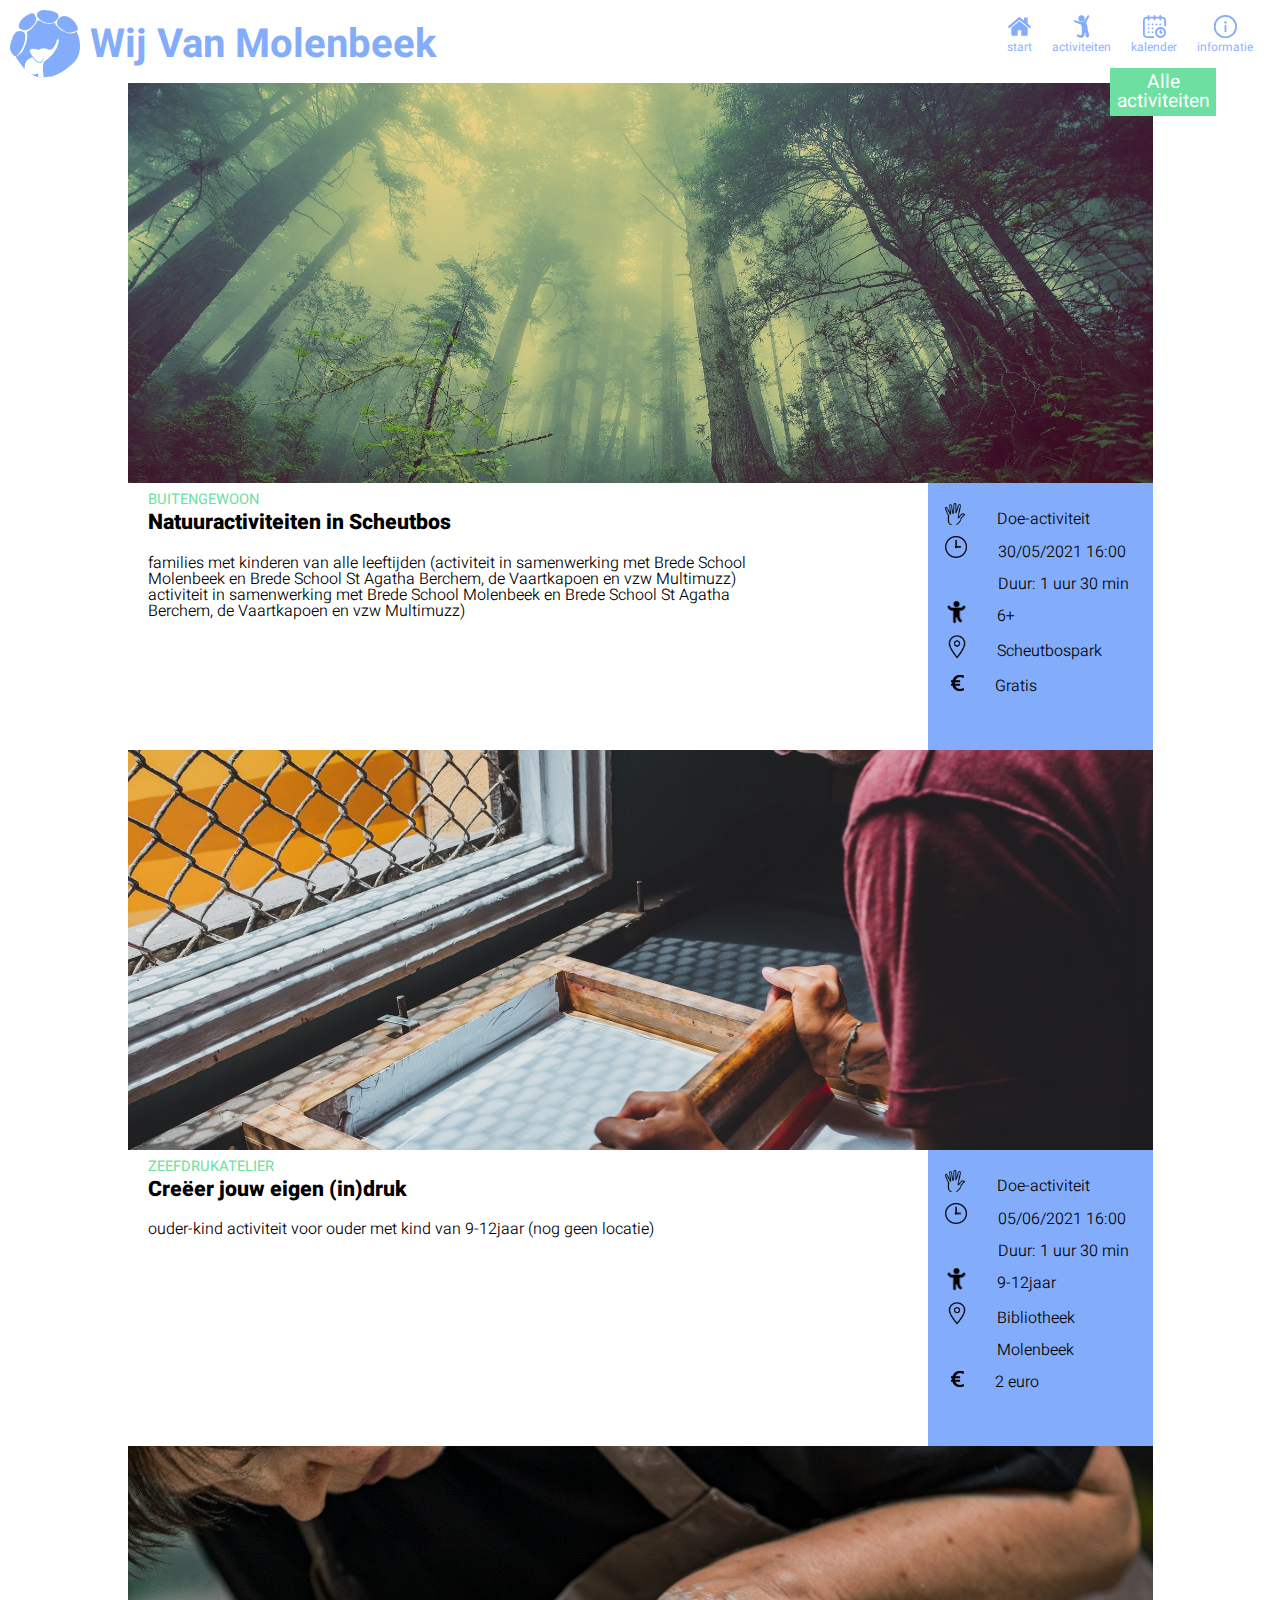
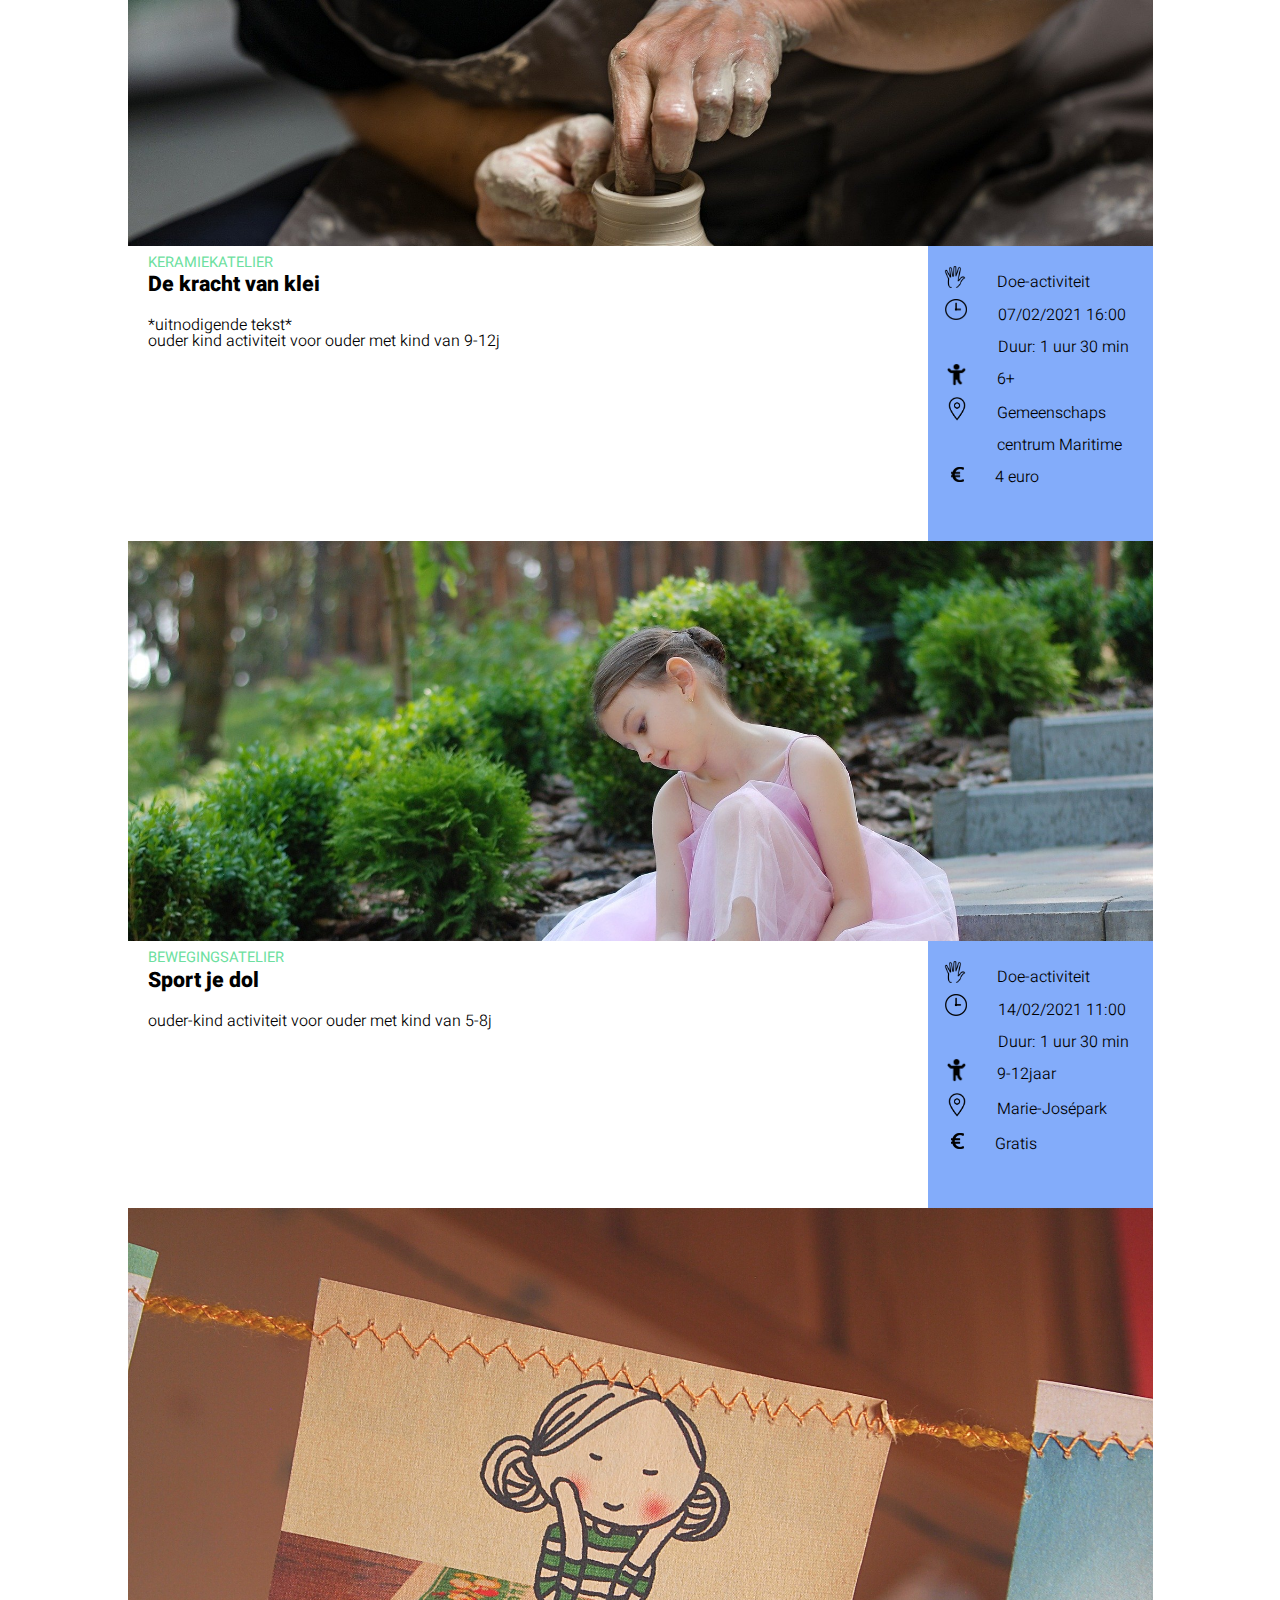
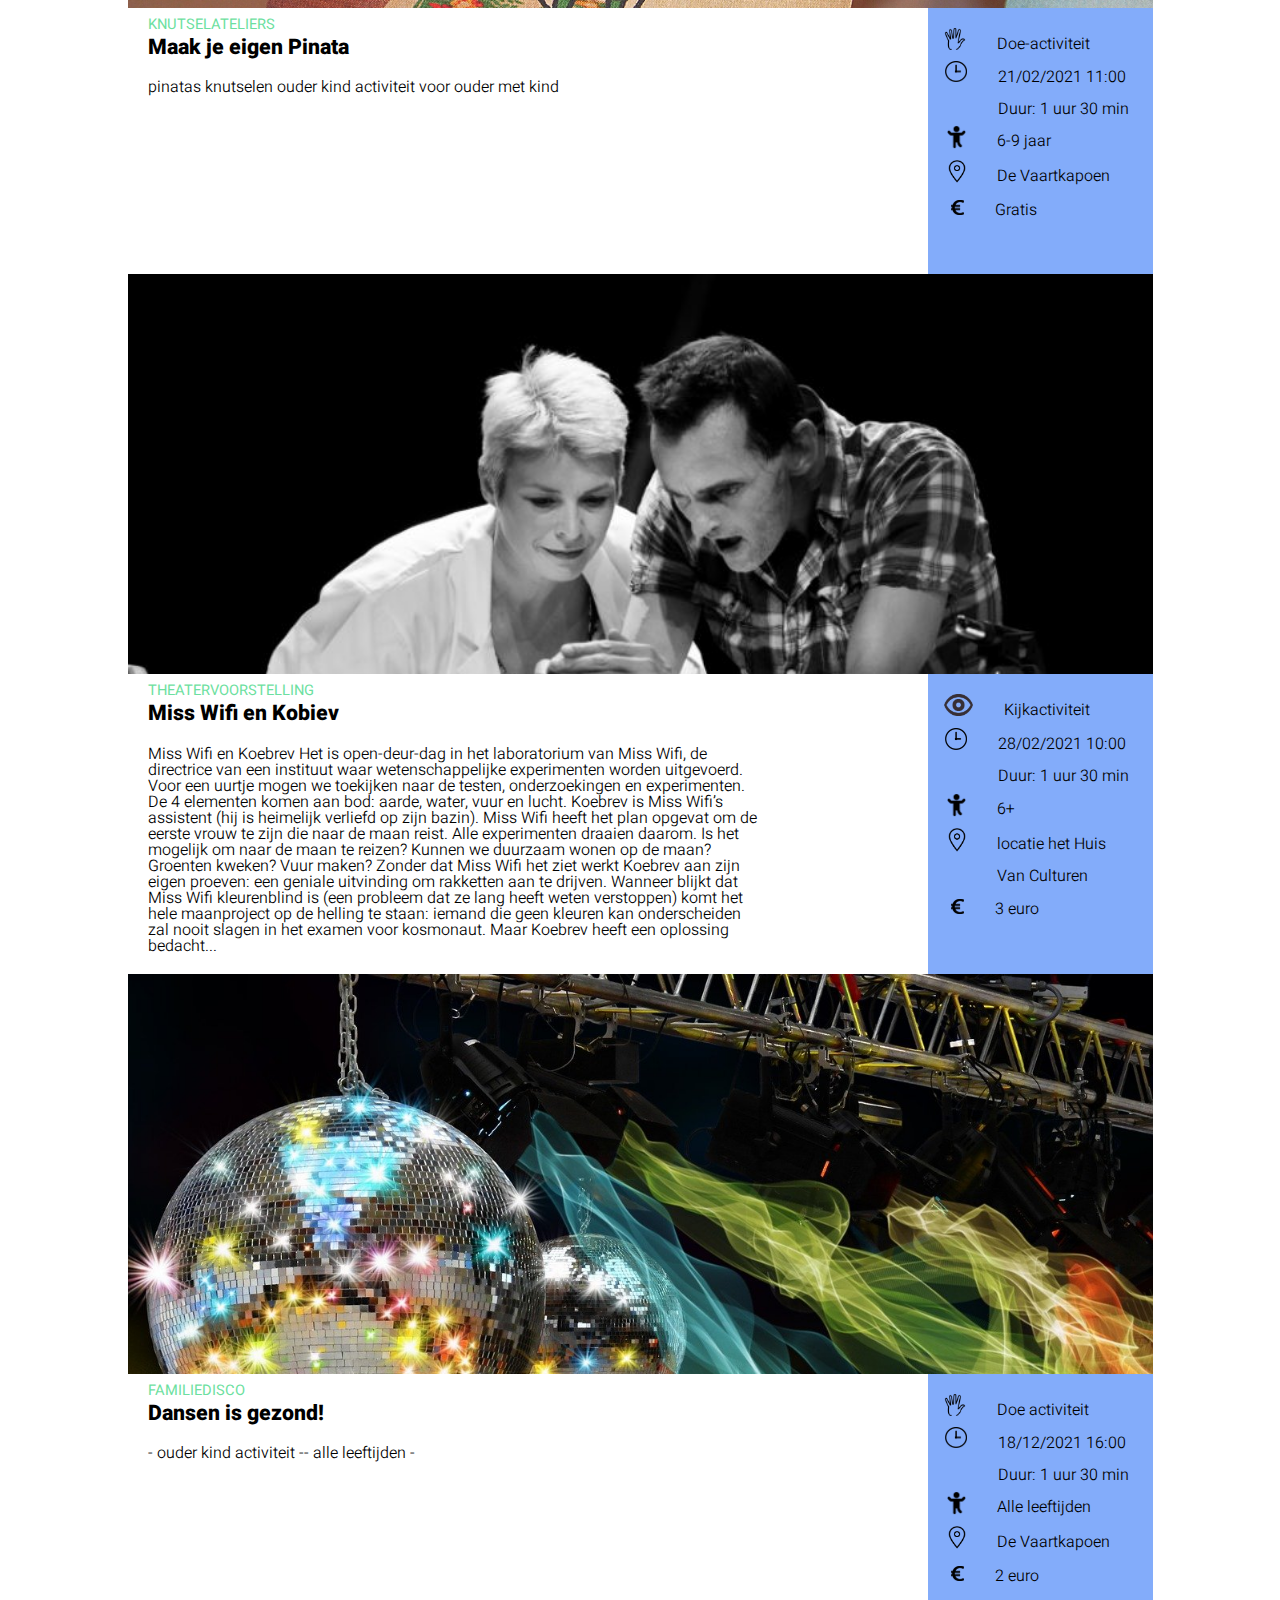
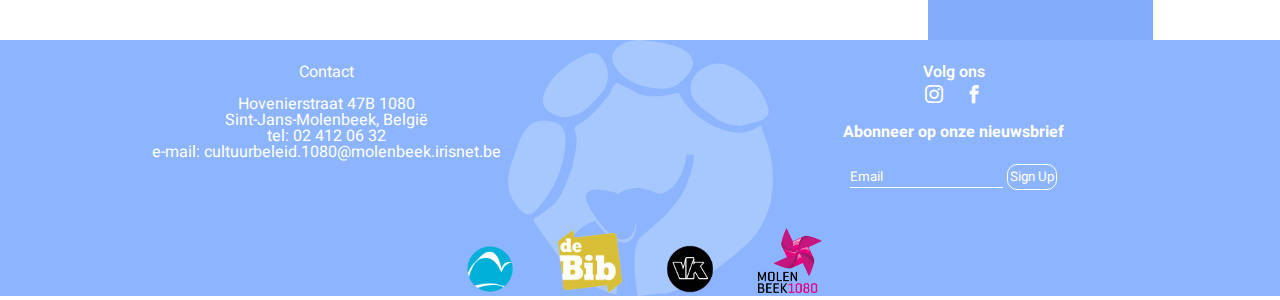
<file: info.html>
<!DOCTYPE html>
<html lang="en">
  <head>
    <meta charset="UTF-8" />
    <meta name="viewport" content="width=device-width, initial-scale=1.0" />
    <meta http-equiv="X-UA-Compatible" content="ie=edge" />
    <title>Families in molenbeek</title>
    <link rel="stylesheet" href="reset.css" />
    <link rel="stylesheet" href="index.css" />
    <link
      href="https://fonts.googleapis.com/css2?family=Heebo:wght@200;300;400;500;600;700;800&display=swap"
      rel="stylesheet"
    />
  </head>

  <body>
    <header class="mainheader">
      <nav>
        <a href="index.html"
          ><svg
            id="olifant"
            xmlns="http://www.w3.org/2000/svg"
            viewBox="0 0 214.29 206.77"
          >
            <defs>
              <style>
                .cls-1 {
                  fill: #fff;
                }
              </style>
            </defs>
            <g id="Layer_2" data-name="Layer 2">
              <g id="Layer_6" data-name="Layer 6">
                <path
                  d="M106.3,205.81c-28.42,3-47.16-11.12-65.63-30.1-6.92-7.69-15.19-20.6-21.22-29.11-2.63-3.71-.73-4.15,3-6.42,3.49-2.14,10.37-7.89,10.37-7.89,8.88-5.43,14.8-28.13,16.77-31.09C50.45,93.85,54,83.43,53,76c-1.35-9.8-3.63-8,4.93-12.83C65.77,58.77,73.24,48.9,79.16,42c0,0,2.4-4.44,3.45-6.41,2-3.79,2.39-5,6.48-3.12,3.51,1.65,7.18,3.13,10.34,5.32,8.28,5.76,22.25,5,31.54,2.73,9.54-2.34,5-1.07,10.71,6.82,7.71,10.59,17.45,16.75,29.75,21.8,8.47,3.48,19.08,4.48,27.63,0s4.09-4.57,7.9,4.44c11.53,27.31,11.39,67-14.61,90.43-19.15,17.25-39.54,32.69-64.83,39.84A153.71,153.71,0,0,0,106.3,205.81Z"
                />
                <path
                  d="M116.2,1c4.88,1,9.82,1.91,14.62,3.15C147,8.34,152.81,17.26,145.57,27a51.94,51.94,0,0,1-8,8.26c-6.69,5.68-16.54,5.55-26.45,3.4-13.72-3-23-9.76-27.48-18.87C78.33,9.07,91.61-1.38,107.84.15c2.76.26,5.52.77,8.28,1.16Z"
                />
                <path
                  d="M77,39.56C77,40,62.63,57,57.21,58.9c-10.59,3.74-16,5.44-25.33-.75-4.91-3.25-6.49-8.86-4.55-14.6,3.83-11.3,12.32-19.18,22.1-25.92a69.71,69.71,0,0,1,12.09-6.47c6.66-2.86,11.28-1.38,15,4.69C81.76,24.38,80.33,32.92,77,39.56Z"
                />
                <path
                  d="M32.78,125.23c-.74,1-1.22,1.61-1.67,2.25-11.76,16.52-15.9,19.3-26.66,2.61C-5.4,114.8,3.28,98.57,9.53,80.23c1-1.32,4.8-11,10.35-13.88a23.3,23.3,0,0,1,11-2.17c11.82.35,16.86,6.09,16.22,17.62A89.41,89.41,0,0,1,32.78,125.23Z"
                />
                <path
                  d="M184.33,69.5c-7.93-.64-14.62-2.27-20-6.3s-11.21-7.74-15.5-12.28C140.29,41.85,143,28.64,154,22.05c6.49-3.88,13.84-5.15,21.23-1.86,18.33,8.15,28.52,20.55,32.44,35.79,1,4-2,7.54-6.85,9.28C195.64,67.14,189.86,68.13,184.33,69.5Z"
                />
                <path
                  class="cls-1"
                  d="M103.33,206.07c-2.23-13.94-4.89-38.11,1.4-47.4,0,0,22.21-18.81,24.08-21.68s10.64-11.48,14.39-21.36,7.25-20.88,6-24.87c-.63-1.91-3.37,1-5-1.27-.5-.69-.74,2.21-1.56,5.73-.72,3.08-2,6.53-3.13,9.89,0,0-8,18.85-20.4,16.76,0,0-5.88-3.69-15.57-4.65,0,0-11.89,1-15.64,5.11,0,0-20.65-7.66-26.28-.64s15.64,30,15.64,30,10.32,12.12,18.77,6.7a16.85,16.85,0,0,0,5.63-12.12h.63s.85,16.11-10.21,16-23.89-17.94-23.89-17.94a43.91,43.91,0,0,0-15.33,9.56c-4.73,4.83-7.51,12.53-7.51,17.54,0,3.39-1,8-.56,8.61,12.41,13.65,20.82,16.87,20.82,16.87s12.41,1.82,19.78-3.48c0,0,1.88,3.25.54,11.62a33.51,33.51,0,0,0,8.27,1.64A33.89,33.89,0,0,0,103.33,206.07Z"
                />
              </g>
            </g></svg
        ></a>
        <h1>Wij Van Molenbeek</h1>
        <ul>
          <li id="balkDesktop">
            <input type="search" placeholder="Search..." />
          </li>
          <li id="balkPhone"></li>
          <li>
            <a href="index.html" id="home">
              <svg viewBox="0 0 460.298 460.297">
                <path
                  d="M230.149,120.939L65.986,256.274c0,0.191-0.048,0.472-0.144,0.855c-0.094,0.38-0.144,0.656-0.144,0.852v137.041
                  c0,4.948,1.809,9.236,5.426,12.847c3.616,3.613,7.898,5.431,12.847,5.431h109.63V303.664h73.097v109.64h109.629
                  c4.948,0,9.236-1.814,12.847-5.435c3.617-3.607,5.432-7.898,5.432-12.847V257.981c0-0.76-0.104-1.334-0.288-1.707L230.149,120.939
                  z"
                />
                <path
                  d="M457.122,225.438L394.6,173.476V56.989c0-2.663-0.856-4.853-2.574-6.567c-1.704-1.712-3.894-2.568-6.563-2.568h-54.816
                  c-2.666,0-4.855,0.856-6.57,2.568c-1.711,1.714-2.566,3.905-2.566,6.567v55.673l-69.662-58.245
                  c-6.084-4.949-13.318-7.423-21.694-7.423c-8.375,0-15.608,2.474-21.698,7.423L3.172,225.438c-1.903,1.52-2.946,3.566-3.14,6.136
                  c-0.193,2.568,0.472,4.811,1.997,6.713l17.701,21.128c1.525,1.712,3.521,2.759,5.996,3.142c2.285,0.192,4.57-0.476,6.855-1.998
                  L230.149,95.817l197.57,164.741c1.526,1.328,3.521,1.991,5.996,1.991h0.858c2.471-0.376,4.463-1.43,5.996-3.138l17.703-21.125
                  c1.522-1.906,2.189-4.145,1.991-6.716C460.068,229.007,459.021,226.961,457.122,225.438z"
                />
              </svg>
            </a>
            <p>start</p>
          </li>
          <li>
            <a href="./activiteiten.html">
              <svg
                version="1.1"
                id="activities"
                xmlns="http://www.w3.org/2000/svg"
                xmlns:xlink="http://www.w3.org/1999/xlink"
                x="0px"
                y="0px"
                viewBox="0 0 443 443"
                style="enable-background: new 0 0 443 443;"
                xml:space="preserve"
              >
                <g>
                  <circle cx="221.4" cy="66.2" r="59.4" />
                  <path
                    d="M234.6,133.5C216.2,136.1,101,104,101,104s-3.8-2-8.6-2c-4.8,0-5.3-0.7-7.9,0c-2.6,0.7-6.4,2.9-9,6.6
                 c-2.6,3.7-4,5.3-3.5,11c0.4,5.7,1.5,8.4,5.7,12.7c4.2,4.4,4.4,2.6,5.1,2.9c0.7,0.2,125.1,46.4,125.1,46.4l5.5,4
                 c0,0,13.6,39.1,13.4,76.5s3.7,38.7,3.7,38.7l0.7,2c0,0-1.1,47.9-4.8,60.5c-3.7,12.5-2.9,17.1-5.3,20.7c-2.4,3.5-1.5,4-2,5.5
                 c-0.4,1.5-1.3,0-1.3,0l-5.3,0.9c0,0-13.6-1.1-15.2-1.3c-1.5-0.2-30.1-9.9-30.1-9.9s-7.7-4.4-9-4.4c-1.3,0-10.1-2-14.3,0.7
                 c-4.2,2.6-9.9,7.5-11.4,11s-2.6,13.4-0.7,17.8s5.1,6.8,10.6,10.6s14.3,7,14.3,7s27.9,11.4,35.2,12.5s9.7,4,28.4,2.6
                 c18.7-1.3,27.5-6.6,36.1-15.6c8.6-9,19.8-36.1,21.3-43.3s4.4-14.7,6.6-23.1c2.2-8.4,2.9-17.4,2.9-17.4l7.9-0.2l12.5,29.2l-9.5,10.8
                 c0,0-5.7,7-0.4,19.8c5.3,12.7,11.4,22.4,24.4,29.2c13,6.8,21.8,5.5,29.2,3.1c7.5-2.4,10.1-9.5,12.5-14.1c2.4-4.6,2.9-24,2.4-29.9
                 c-0.4-5.9-5.5-36.5-8.8-48.6s-15.8-47.3-15.8-47.3s-1.1-56.3-12.5-91.2c-11.4-35-11.4-35-11.4-35l-6.8-13.6l-0.2-9.5L370,29.5
                 c0,0,2.4-8.4,0-11.7c-2.4-3.3-7.7-11.4-14.7-11.9s-9.7,0.4-13.8,3.7c-4.2,3.3-25.3,36.5-25.3,36.5l-42,60.9
                 c0,0-13.2,14.8-17.1,17.8C245,134.1,237.7,133,234.6,133.5z"
                  />
                </g>
              </svg>
            </a>
            <p>activiteiten</p>
          </li>
          <li id="calendarbutton">
            <a href="./kalender.html"
              ><svg
                version="1.1"
                id="calendarnavigation"
                xmlns="http://www.w3.org/2000/svg"
                xmlns:xlink="http://www.w3.org/1999/xlink"
                x="0px"
                y="0px"
                viewBox="0 0 443 443"
                style="enable-background: new 0 0 443 443;"
                xml:space="preserve"
              >
                <circle cx="333.2" cy="181.3" r="17.3" />
                <path
                  d="M372.9,34.5h-22.4V17.3c0-9.5-7.7-17.3-17.3-17.3S316,7.7,316,17.3v17.3h-78.6V17.3c0-9.5-7.7-17.3-17.3-17.3
                   c-9.5,0-17.3,7.7-17.3,17.3v17.3h-77.7V17.3c0-9.5-7.7-17.3-17.3-17.3S90.6,7.7,90.6,17.3v17.3H69.1C31,34.5,0,65.5,0,103.6
                   v269.3C0,411,31,442,69.1,442h132.1c9.5,0,17.3-7.7,17.3-17.3s-7.7-17.3-17.3-17.3H69.1c-19,0-34.5-15.5-34.5-34.5V103.6
                   c0-19,15.5-34.5,34.5-34.5h21.6v17.3c0,9.5,7.7,17.3,17.3,17.3s17.3-7.7,17.3-17.3V69.1h77.7v17.3c0,9.5,7.7,17.3,17.3,17.3
                   c9.5,0,17.3-7.7,17.3-17.3V69.1H316v17.3c0,9.5,7.7,17.3,17.3,17.3s17.3-7.7,17.3-17.3V69.1h22.4c19,0,34.5,15.5,34.5,34.5V202
                   c0,9.5,7.7,17.3,17.3,17.3S442,211.5,442,202v-98.4C442,65.5,411,34.5,372.9,34.5z"
                />
                <path
                  d="M337.5,233.1c-57.6,0-104.5,46.9-104.5,104.5S279.9,442,337.5,442S442,395.1,442,337.5S395.1,233.1,337.5,233.1z
                    M337.5,407.5c-38.6,0-69.9-31.4-69.9-69.9s31.4-69.9,69.9-69.9s69.9,31.4,69.9,69.9S376.1,407.5,337.5,407.5z"
                />
                <path
                  d="M362.6,320.3h-7.8v-18.1c0-9.5-7.7-17.3-17.3-17.3s-17.3,7.7-17.3,17.3v35.4c0,9.5,7.7,17.3,17.3,17.3h25
                   c9.5,0,17.3-7.7,17.3-17.3S372.1,320.3,362.6,320.3z"
                />
                <circle cx="258.1" cy="181.3" r="17.3" />
                <circle cx="183" cy="256.4" r="17.3" />
                <circle cx="107.9" cy="181.3" r="17.3" />
                <circle cx="107.9" cy="256.4" r="17.3" />
                <circle cx="107.9" cy="331.5" r="17.3" />
                <circle cx="183" cy="331.5" r="17.3" />
                <circle cx="183" cy="181.3" r="17.3" /></svg
            ></a>
            <p>kalender</p>
          </li>
          <li>
            <a href="./information.html">
              <svg
                id="information"
                data-name="Capa 1"
                xmlns="http://www.w3.org/2000/svg"
                viewBox="0 0 87.58 88.46"
              >
                <path
                  d="M113.62,140a44.23,44.23,0,1,0,43.79,44.23A44,44,0,0,0,113.62,140Zm0,81.55a37.32,37.32,0,1,1,36.95-37.32A37.12,37.12,0,0,1,113.62,221.55Z"
                  transform="translate(-69.83 -140)"
                />
                <path
                  d="M113.62,177a3.44,3.44,0,0,0-3.42,3.46v22.25a3.42,3.42,0,1,0,6.84,0V180.49A3.44,3.44,0,0,0,113.62,177Z"
                  transform="translate(-69.83 -140)"
                />
                <ellipse cx="43.79" cy="28.14" rx="4.62" ry="4.67" />
              </svg>
            </a>
            <p>informatie</p>
          </li>
        </ul>
      </nav>
      <div class="back">
        <a href="activiteiten.html">Alle activiteiten</a>
      </div>
    </header>
    <main class="infomain">
      <div class="infoimg">
        <figure class="infofigure" id="boswandeling">
          <img
            src="./afbeeldingen/activiteiten/forest-931706_1920.jpg"
            alt="kind dat boek leest"
            width="250px"
          />
        </figure>
      </div>
      <section class="infosection">
        <div class="infodiv">
          <article>
            <h1>
              Buitengewoon
            </h1>
            <h2>
              <b>Natuuractiviteiten in Scheutbos </b>
            </h2>

            <p>
              families met kinderen van alle leeftijden (activiteit in
              samenwerking met Brede School Molenbeek en Brede School St Agatha
              Berchem, de Vaartkapoen en vzw Multimuzz)
            </p>

            <p>
              activiteit in samenwerking met Brede School Molenbeek en Brede
              School St Agatha Berchem, de Vaartkapoen en vzw Multimuzz)
            </p>
          </article>
        </div>
        <div class="infoicons">
          <div>
            <p>
              <img src="./icons/hand.png" alt="oor" height="22px" />
            </p>
            <p>
              Doe-activiteit
            </p>
          </div>
          <div>
            <p>
              <img
                src="./icons/tijd.png"
                alt="klok"
                width="22px"
                class="time"
              />
            </p>
            <p>
              30/05/2021 16:00<br />
              Duur: 1 uur 30 min
            </p>
          </div>
          <div>
            <p>
              <img
                src="./icons/mannetje.png"
                alt="mannetje"
                width="19px"
                class="human"
              />
            </p>
            <p>6+</p>
          </div>
          <div>
            <p>
              <img
                src="./icons/locatie.png"
                alt="locatie"
                width="18px"
                class="location"
              />
            </p>
            <p>Scheutbospark</p>
          </div>
          <div>
            <p>
              <img
                src="./icons/prijs.png"
                alt="euroteken"
                width="13px;"
                class="price"
              />
            </p>
            <p>Gratis</p>
          </div>
        </div>
      </section>
      <div class="infoimg">
        <figure class="infofigure" id="zeefdruk">
          <img
            src="./afbeeldingen/activiteiten/silk-screen-1246169_1920.jpg"
            alt="kind dat boek leest"
            width="250px"
          />
        </figure>
      </div>
      <section class="infosection">
        <div class="infodiv">
          <article>
            <h1>
              Zeefdrukatelier
            </h1>
            <h2>
              Creëer jouw eigen (in)druk
            </h2>
            <p>
              ouder-kind activiteit voor ouder met kind van 9-12jaar (nog geen
              locatie)
            </p>
          </article>
        </div>
        <div class="infoicons">
          <div>
            <p>
              <img src="./icons/hand.png" alt="oor" height="22px" />
            </p>
            <p>
              Doe-activiteit
            </p>
          </div>
          <div>
            <p>
              <img
                src="./icons/tijd.png"
                alt="klok"
                width="22px"
                class="time"
              />
            </p>
            <p>
              05/06/2021 16:00<br />
              Duur: 1 uur 30 min
            </p>
          </div>
          <div>
            <p>
              <img
                src="./icons/mannetje.png"
                alt="mannetje"
                width="19px"
                class="human"
              />
            </p>
            <p>9-12jaar</p>
          </div>
          <div>
            <p>
              <img
                src="./icons/locatie.png"
                alt="locatie"
                width="18px"
                class="location"
              />
            </p>
            <p>Bibliotheek Molenbeek</p>
          </div>
          <div>
            <p>
              <img
                src="./icons/prijs.png"
                alt="euroteken"
                width="13px;"
                class="price"
              />
            </p>
            <p>2 euro</p>
          </div>
        </div>
      </section>
      <div class="infoimg">
        <figure class="infofigure" id="keramiek">
          <img
            src="./afbeeldingen/activiteiten/potter-4682257_1920.jpg"
            alt="kind dat boek leest"
            width="250px"
          />
        </figure>
      </div>
      <section class="infosection">
        <div class="infodiv">
          <article>
            <h1>
              Keramiekatelier
            </h1>
            <h2>
              De kracht van klei
            </h2>
            <p>
              *uitnodigende tekst*<br />
              ouder kind activiteit voor ouder met kind van 9-12j
            </p>
          </article>
        </div>
        <div class="infoicons">
          <div>
            <p>
              <img src="./icons/hand.png" alt="oor" height="22px" />
            </p>
            <p>
              Doe-activiteit
            </p>
          </div>

          <div>
            <p>
              <img
                src="./icons/tijd.png"
                alt="klok"
                width="22px"
                class="time"
              />
            </p>
            <p>
              07/02/2021 16:00<br />
              Duur: 1 uur 30 min
            </p>
          </div>
          <div>
            <p>
              <img
                src="./icons/mannetje.png"
                alt="mannetje"
                width="19px"
                class="human"
              />
            </p>
            <p>6+</p>
          </div>
          <div>
            <p>
              <img
                src="./icons/locatie.png"
                alt="locatie"
                width="18px"
                class="location"
              />
            </p>
            <p>Gemeenschaps centrum Maritime</p>
          </div>
          <div>
            <p>
              <img
                src="./icons/prijs.png"
                alt="euroteken"
                width="13px;"
                class="price"
              />
            </p>
            <p>4 euro</p>
          </div>
        </div>
      </section>
      <div class="infoimg">
        <figure class="infofigure" id="sport">
          <img
            src="./afbeeldingen/activiteiten/ballet-2789416_1920.jpg"
            alt="kind dat boek leest"
            width="250px"
          />
        </figure>
      </div>
      <section class="infosection">
        <div class="infodiv">
          <article>
            <h1>
              Bewegingsatelier
            </h1>
            <h2>
              Sport je dol
            </h2>
            <p>
              ouder-kind activiteit voor ouder met kind van 5-8j
            </p>
          </article>
        </div>
        <div class="infoicons">
          <div>
            <p>
              <img src="./icons/hand.png" alt="oor" height="22px" />
            </p>
            <p>
              Doe-activiteit
            </p>
          </div>
          <div>
            <p>
              <img
                src="./icons/tijd.png"
                alt="klok"
                width="22px"
                class="time"
              />
            </p>
            <p>
              14/02/2021 11:00<br />
              Duur: 1 uur 30 min
            </p>
          </div>
          <div>
            <p>
              <img
                src="./icons/mannetje.png"
                alt="mannetje"
                width="19px"
                class="human"
              />
            </p>
            <p>9-12jaar</p>
          </div>
          <div>
            <p>
              <img
                src="./icons/locatie.png"
                alt="locatie"
                width="18px"
                class="location"
              />
            </p>
            <p>Marie-Josépark</p>
          </div>
          <div>
            <p>
              <img
                src="./icons/prijs.png"
                alt="euroteken"
                width="13px;"
                class="price"
              />
            </p>
            <p>Gratis</p>
          </div>
        </div>
      </section>
      <div class="infoimg">
        <figure class="infofigure" id="pinata">
          <img
            src="./afbeeldingen/activiteiten/tinkering-1177343_1920.jpg"
            alt="kind dat boek leest"
            width="250px"
          />
        </figure>
      </div>
      <section class="infosection">
        <div class="infodiv">
          <article>
            <h1>
              Knutselateliers
            </h1>
            <h2>
              Maak je eigen Pinata
            </h2>
            <p>
              pinatas knutselen ouder kind activiteit voor ouder met kind
            </p>
          </article>
        </div>
        <div class="infoicons">
          <div>
            <p>
              <img src="./icons/hand.png" alt="oor" height="22px" />
            </p>
            <p>
              Doe-activiteit
            </p>
          </div>

          <div>
            <p>
              <img
                src="./icons/tijd.png"
                alt="klok"
                width="22px"
                class="time"
              />
            </p>
            <p>
              21/02/2021 11:00<br />
              Duur: 1 uur 30 min
            </p>
          </div>
          <div>
            <p>
              <img
                src="./icons/mannetje.png"
                alt="mannetje"
                width="19px"
                class="human"
              />
            </p>
            <p>6-9 jaar</p>
          </div>
          <div>
            <p>
              <img
                src="./icons/locatie.png"
                alt="locatie"
                width="18px"
                class="location"
              />
            </p>
            <p>De Vaartkapoen</p>
          </div>
          <div>
            <p>
              <img
                src="./icons/prijs.png"
                alt="euroteken"
                width="13px;"
                class="price"
              />
            </p>
            <p>Gratis</p>
          </div>
        </div>
      </section>
      <div class="infoimg">
        <figure class="infofigure" id="missWifi">
          <img
            src="afbeeldingen/activiteiten/Capture.JPG"
            alt="kind dat boek leest"
            width="250px"
          />
        </figure>
      </div>
      <section class="infosection">
        <div class="infodiv">
          <article>
            <h1>
              Theatervoorstelling
            </h1>
            <h2>
              Miss Wifi en Kobiev
            </h2>
            <p>
              Miss Wifi en Koebrev Het is open-deur-dag in het laboratorium van
              Miss Wifi, de directrice van een instituut waar wetenschappelijke
              experimenten worden uitgevoerd. Voor een uurtje mogen we toekijken
              naar de testen, onderzoekingen en experimenten. De 4 elementen
              komen aan bod: aarde, water, vuur en lucht. Koebrev is Miss Wifi’s
              assistent (hij is heimelijk verliefd op zijn bazin). Miss Wifi
              heeft het plan opgevat om de eerste vrouw te zijn die naar de maan
              reist. Alle experimenten draaien daarom. Is het mogelijk om naar
              de maan te reizen? Kunnen we duurzaam wonen op de maan? Groenten
              kweken? Vuur maken? Zonder dat Miss Wifi het ziet werkt Koebrev
              aan zijn eigen proeven: een geniale uitvinding om rakketten aan te
              drijven. Wanneer blijkt dat Miss Wifi kleurenblind is (een
              probleem dat ze lang heeft weten verstoppen) komt het hele
              maanproject op de helling te staan: iemand die geen kleuren kan
              onderscheiden zal nooit slagen in het examen voor kosmonaut. Maar
              Koebrev heeft een oplossing bedacht...
            </p>
          </article>
        </div>
        <div class="infoicons">
          <div>
            <p>
              <img src="./icons/oog.png" alt="oor" height="22px" />
            </p>
            <p>
              Kijkactiviteit
            </p>
          </div>
          <div>
            <p>
              <img
                src="./icons/tijd.png"
                alt="klok"
                width="22px"
                class="time"
              />
            </p>
            <p>
              28/02/2021 10:00<br />
              Duur: 1 uur 30 min
            </p>
          </div>
          <div>
            <p>
              <img
                src="./icons/mannetje.png"
                alt="mannetje"
                width="19px"
                class="human"
              />
            </p>
            <p>6+</p>
          </div>
          <div>
            <p>
              <img
                src="./icons/locatie.png"
                alt="locatie"
                width="18px"
                class="location"
              />
            </p>
            <p>locatie het Huis Van Culturen</p>
          </div>
          <div>
            <p>
              <img
                src="./icons/prijs.png"
                alt="euroteken"
                width="13px;"
                class="price"
              />
            </p>
            <p>3 euro</p>
          </div>
        </div>
      </section>
      <div class="infoimg">
        <figure class="infofigure" id="disco">
          <img
            src="./afbeeldingen/activiteiten/disco-2722995_1280.jpg"
            alt="kind dat boek leest"
            width="250px"
          />
        </figure>
      </div>
      <section class="infosection">
        <div class="infodiv">
          <article>
            <h1>
              Familiedisco
            </h1>
            <h2>
              Dansen is gezond!
            </h2>
            <p>
              - ouder kind activiteit -- alle leeftijden -
            </p>
          </article>
        </div>
        <div class="infoicons">
          <div>
            <p>
              <img src="./icons/hand.png" alt="oor" height="22px" />
            </p>
            <p>
              Doe activiteit
            </p>
          </div>
          <div>
            <p>
              <img
                src="./icons/tijd.png"
                alt="klok"
                width="22px"
                class="time"
              />
            </p>
            <p>
              18/12/2021 16:00<br />
              Duur: 1 uur 30 min
            </p>
          </div>
          <div>
            <p>
              <img
                src="./icons/mannetje.png"
                alt="mannetje"
                width="19px"
                class="human"
              />
            </p>
            <p>Alle leeftijden</p>
          </div>
          <div>
            <p>
              <img
                src="./icons/locatie.png"
                alt="locatie"
                width="18px"
                class="location"
              />
            </p>
            <p>De Vaartkapoen</p>
          </div>
          <div>
            <p>
              <img
                src="./icons/prijs.png"
                alt="euroteken"
                width="13px;"
                class="price"
              />
            </p>
            <p>2 euro</p>
          </div>
        </div>
      </section>
    </main>
    <footer class="ipadfooter">
      <div class="footercontact">
        <p>
          <span id="contactfooter"><b>Contact</b></span
          ><br />
          <br />
          Hovenierstraat 47B 1080<br />
          Sint-Jans-Molenbeek, België
          <br />
          tel: 02 412 06 32<br />
          e-mail: cultuurbeleid.1080@molenbeek.irisnet.be
        </p>
      </div>
      <div class="volg">
        <p>
          Volg ons
        </p>
        <div class="socialmedia">
          <a
            href="https://www.instagram.com/cultuur_in_molenbeek/"
            target="_blank"
            ><span class="icon-instagram"></span
          ></a>
          <a
            href="https://www.facebook.com/Cultuur-in-Molenbeek-770192383096967/"
            target="_blank"
            ><span class="icon-facebook"></span
          ></a>
        </div>

        <div class="abonneer">
          <p>Abonneer op onze nieuwsbrief</p>
          <form action="submit-form.php" method="get">
            <input type="email" id="email" name="Email" placeholder="Email" />
            <input type="submit" id="submit" value="Sign Up" />
          </form>
        </div>
      </div>

      <div class="sponsors">
        <img src="./afbeeldingen/logo/cultuuricon.png" alt="" width="100px" />
        <img src="./afbeeldingen/logo/Logo_bib.png" alt="" width="100px" />
        <img src="./afbeeldingen/logo/Vaartkapoen.png" alt="" width="100px" />
        <img src="./afbeeldingen/logo/molenbeek.png" alt="" width="100px" />
      </div>
    </footer>
  </body>
</html>
</file>
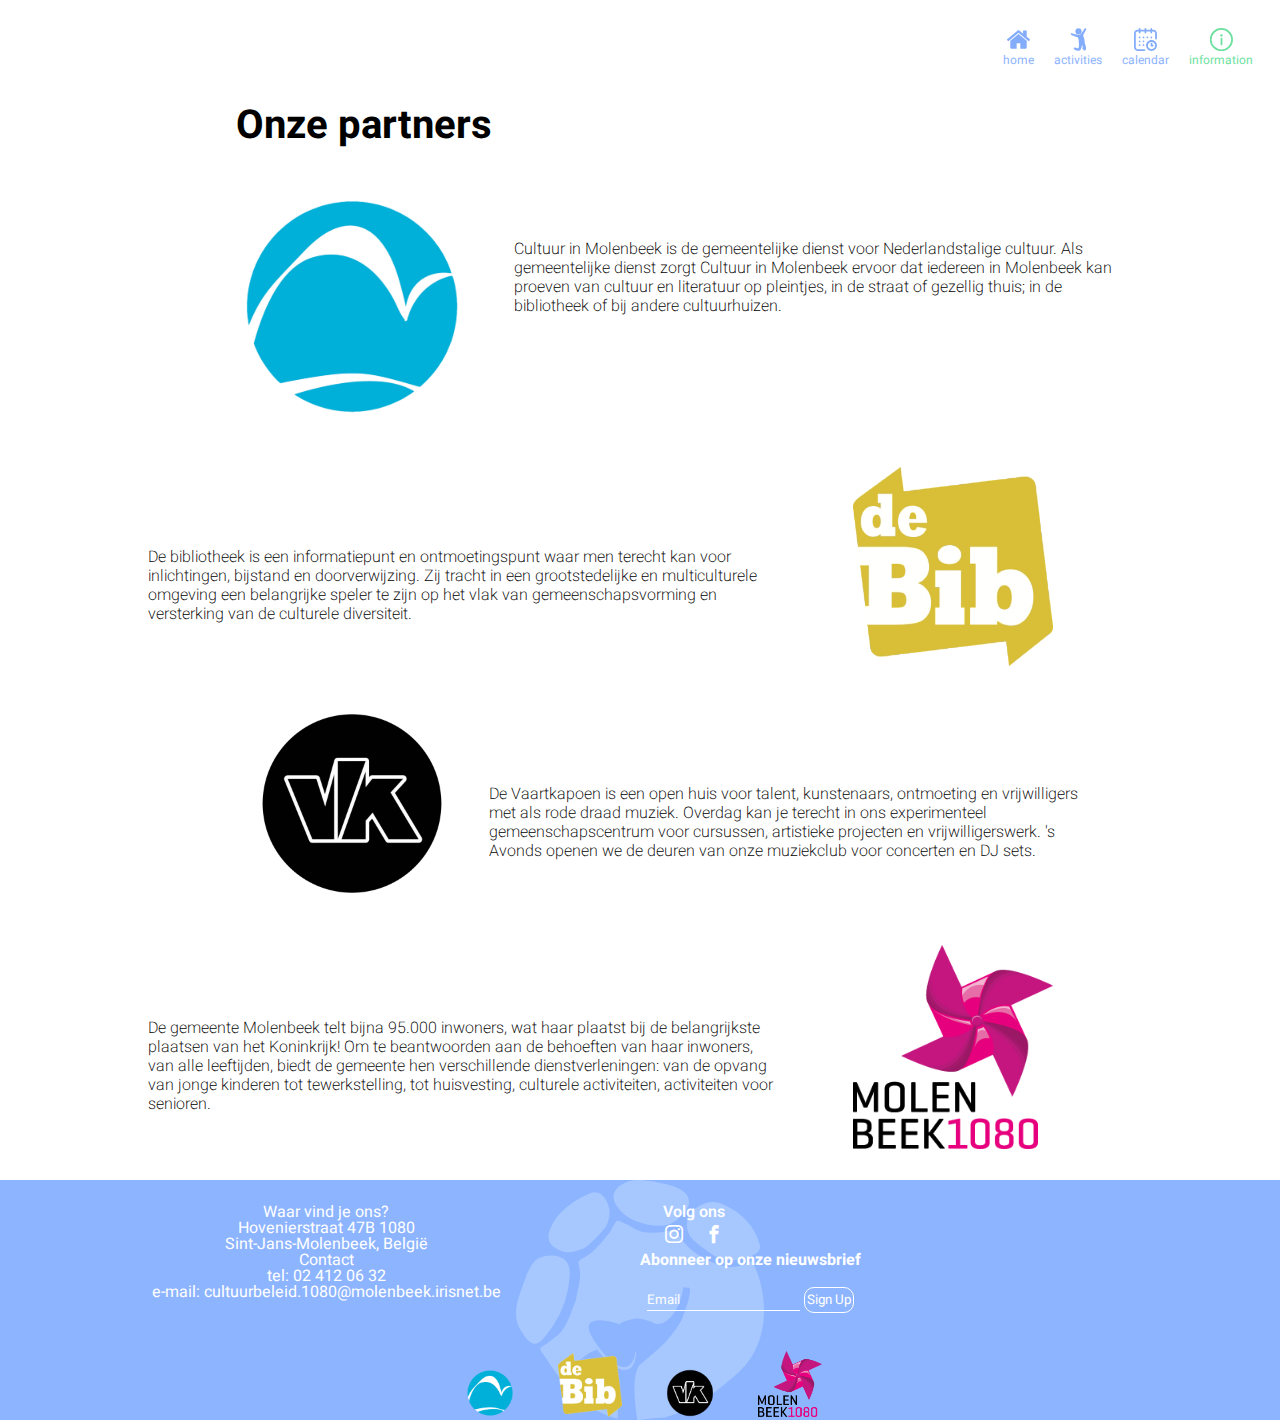
<file: information.html>
<!DOCTYPE html>
<html lang="en">
  <head>
    <meta charset="UTF-8" />
    <meta name="viewport" content="width=device-width, initial-scale=1.0" />
    <meta http-equiv="X-UA-Compatible" content="ie=edge" />
    <title>Families in molenbeek</title>
    <link rel="stylesheet" href="reset.css" />
    <link rel="stylesheet" href="index.css" />
    <link
      href="https://fonts.googleapis.com/css2?family=Heebo:wght@200;800&display=swap"
      rel="stylesheet"
    />
  </head>
  <body>
    <header class="informationheader">
      <nav>
        <ul>
          <li>
            <a href="index.html"
              ><img
                id="logobalk"
                src="./afbeeldingen/V10Asset_6.png"
                alt="elephant icon"
                width="100%"
            /></a>
          </li>
          <li id="balkDesktop">
            <input type="search" placeholder="Search..." />
          </li>
          <li id="balkPhone"></li>
          <li>
            <a href="index.html" id="home">
              <svg viewBox="0 0 460.298 460.297">
                <path
                  d="M230.149,120.939L65.986,256.274c0,0.191-0.048,0.472-0.144,0.855c-0.094,0.38-0.144,0.656-0.144,0.852v137.041
                  c0,4.948,1.809,9.236,5.426,12.847c3.616,3.613,7.898,5.431,12.847,5.431h109.63V303.664h73.097v109.64h109.629
                  c4.948,0,9.236-1.814,12.847-5.435c3.617-3.607,5.432-7.898,5.432-12.847V257.981c0-0.76-0.104-1.334-0.288-1.707L230.149,120.939
                  z"
                />
                <path
                  d="M457.122,225.438L394.6,173.476V56.989c0-2.663-0.856-4.853-2.574-6.567c-1.704-1.712-3.894-2.568-6.563-2.568h-54.816
                  c-2.666,0-4.855,0.856-6.57,2.568c-1.711,1.714-2.566,3.905-2.566,6.567v55.673l-69.662-58.245
                  c-6.084-4.949-13.318-7.423-21.694-7.423c-8.375,0-15.608,2.474-21.698,7.423L3.172,225.438c-1.903,1.52-2.946,3.566-3.14,6.136
                  c-0.193,2.568,0.472,4.811,1.997,6.713l17.701,21.128c1.525,1.712,3.521,2.759,5.996,3.142c2.285,0.192,4.57-0.476,6.855-1.998
                  L230.149,95.817l197.57,164.741c1.526,1.328,3.521,1.991,5.996,1.991h0.858c2.471-0.376,4.463-1.43,5.996-3.138l17.703-21.125
                  c1.522-1.906,2.189-4.145,1.991-6.716C460.068,229.007,459.021,226.961,457.122,225.438z"
                />
              </svg>
            </a>
            <p>home</p>
          </li>
          <li>
            <a href="activiteiten.html">
              <svg
                version="1.1"
                id="activities"
                xmlns="http://www.w3.org/2000/svg"
                xmlns:xlink="http://www.w3.org/1999/xlink"
                x="0px"
                y="0px"
                viewBox="0 0 443 443"
                style="enable-background: new 0 0 443 443;"
                xml:space="preserve"
              >
                <g>
                  <circle cx="221.4" cy="66.2" r="59.4" />
                  <path
                    d="M234.6,133.5C216.2,136.1,101,104,101,104s-3.8-2-8.6-2c-4.8,0-5.3-0.7-7.9,0c-2.6,0.7-6.4,2.9-9,6.6
                 c-2.6,3.7-4,5.3-3.5,11c0.4,5.7,1.5,8.4,5.7,12.7c4.2,4.4,4.4,2.6,5.1,2.9c0.7,0.2,125.1,46.4,125.1,46.4l5.5,4
                 c0,0,13.6,39.1,13.4,76.5s3.7,38.7,3.7,38.7l0.7,2c0,0-1.1,47.9-4.8,60.5c-3.7,12.5-2.9,17.1-5.3,20.7c-2.4,3.5-1.5,4-2,5.5
                 c-0.4,1.5-1.3,0-1.3,0l-5.3,0.9c0,0-13.6-1.1-15.2-1.3c-1.5-0.2-30.1-9.9-30.1-9.9s-7.7-4.4-9-4.4c-1.3,0-10.1-2-14.3,0.7
                 c-4.2,2.6-9.9,7.5-11.4,11s-2.6,13.4-0.7,17.8s5.1,6.8,10.6,10.6s14.3,7,14.3,7s27.9,11.4,35.2,12.5s9.7,4,28.4,2.6
                 c18.7-1.3,27.5-6.6,36.1-15.6c8.6-9,19.8-36.1,21.3-43.3s4.4-14.7,6.6-23.1c2.2-8.4,2.9-17.4,2.9-17.4l7.9-0.2l12.5,29.2l-9.5,10.8
                 c0,0-5.7,7-0.4,19.8c5.3,12.7,11.4,22.4,24.4,29.2c13,6.8,21.8,5.5,29.2,3.1c7.5-2.4,10.1-9.5,12.5-14.1c2.4-4.6,2.9-24,2.4-29.9
                 c-0.4-5.9-5.5-36.5-8.8-48.6s-15.8-47.3-15.8-47.3s-1.1-56.3-12.5-91.2c-11.4-35-11.4-35-11.4-35l-6.8-13.6l-0.2-9.5L370,29.5
                 c0,0,2.4-8.4,0-11.7c-2.4-3.3-7.7-11.4-14.7-11.9s-9.7,0.4-13.8,3.7c-4.2,3.3-25.3,36.5-25.3,36.5l-42,60.9
                 c0,0-13.2,14.8-17.1,17.8C245,134.1,237.7,133,234.6,133.5z"
                  />
                </g>
              </svg>
            </a>
            <p>activities</p>
          </li>
          <li id="calendarbutton">
            <a href="./agenda.html"
              ><svg
                version="1.1"
                id="calendar"
                xmlns="http://www.w3.org/2000/svg"
                xmlns:xlink="http://www.w3.org/1999/xlink"
                x="0px"
                y="0px"
                viewBox="0 0 443 443"
                style="enable-background: new 0 0 443 443;"
                xml:space="preserve"
              >
                <circle cx="333.2" cy="181.3" r="17.3" />
                <path
                  d="M372.9,34.5h-22.4V17.3c0-9.5-7.7-17.3-17.3-17.3S316,7.7,316,17.3v17.3h-78.6V17.3c0-9.5-7.7-17.3-17.3-17.3
                   c-9.5,0-17.3,7.7-17.3,17.3v17.3h-77.7V17.3c0-9.5-7.7-17.3-17.3-17.3S90.6,7.7,90.6,17.3v17.3H69.1C31,34.5,0,65.5,0,103.6
                   v269.3C0,411,31,442,69.1,442h132.1c9.5,0,17.3-7.7,17.3-17.3s-7.7-17.3-17.3-17.3H69.1c-19,0-34.5-15.5-34.5-34.5V103.6
                   c0-19,15.5-34.5,34.5-34.5h21.6v17.3c0,9.5,7.7,17.3,17.3,17.3s17.3-7.7,17.3-17.3V69.1h77.7v17.3c0,9.5,7.7,17.3,17.3,17.3
                   c9.5,0,17.3-7.7,17.3-17.3V69.1H316v17.3c0,9.5,7.7,17.3,17.3,17.3s17.3-7.7,17.3-17.3V69.1h22.4c19,0,34.5,15.5,34.5,34.5V202
                   c0,9.5,7.7,17.3,17.3,17.3S442,211.5,442,202v-98.4C442,65.5,411,34.5,372.9,34.5z"
                />
                <path
                  d="M337.5,233.1c-57.6,0-104.5,46.9-104.5,104.5S279.9,442,337.5,442S442,395.1,442,337.5S395.1,233.1,337.5,233.1z
                    M337.5,407.5c-38.6,0-69.9-31.4-69.9-69.9s31.4-69.9,69.9-69.9s69.9,31.4,69.9,69.9S376.1,407.5,337.5,407.5z"
                />
                <path
                  d="M362.6,320.3h-7.8v-18.1c0-9.5-7.7-17.3-17.3-17.3s-17.3,7.7-17.3,17.3v35.4c0,9.5,7.7,17.3,17.3,17.3h25
                   c9.5,0,17.3-7.7,17.3-17.3S372.1,320.3,362.6,320.3z"
                />
                <circle cx="258.1" cy="181.3" r="17.3" />
                <circle cx="183" cy="256.4" r="17.3" />
                <circle cx="107.9" cy="181.3" r="17.3" />
                <circle cx="107.9" cy="256.4" r="17.3" />
                <circle cx="107.9" cy="331.5" r="17.3" />
                <circle cx="183" cy="331.5" r="17.3" />
                <circle cx="183" cy="181.3" r="17.3" /></svg
            ></a>
            <p>calendar</p>
          </li>
          <li>
            <a href="./information.html">
              <svg
                class="active"
                id="information"
                data-name="Capa 1"
                xmlns="http://www.w3.org/2000/svg"
                viewBox="0 0 87.58 88.46"
              >
                <path
                  d="M113.62,140a44.23,44.23,0,1,0,43.79,44.23A44,44,0,0,0,113.62,140Zm0,81.55a37.32,37.32,0,1,1,36.95-37.32A37.12,37.12,0,0,1,113.62,221.55Z"
                  transform="translate(-69.83 -140)"
                />
                <path
                  d="M113.62,177a3.44,3.44,0,0,0-3.42,3.46v22.25a3.42,3.42,0,1,0,6.84,0V180.49A3.44,3.44,0,0,0,113.62,177Z"
                  transform="translate(-69.83 -140)"
                />
                <ellipse cx="43.79" cy="28.14" rx="4.62" ry="4.67" />
              </svg>
            </a>
            <p class="active">information</p>
          </li>
        </ul>
      </nav>
    </header>
    <main class="info">
      <div class="logolinks">
        <figure>
          <h1>Onze partners</h1>
          <img
            src="./afbeeldingen/logo/cultuuricon.png"
            alt="cultuur in Molenbeek 
          logo"
            width="300px"
          />
        </figure>
        <p>
          Cultuur in Molenbeek is de gemeentelijke dienst voor Nederlandstalige
          cultuur. Als gemeentelijke dienst zorgt Cultuur in Molenbeek ervoor
          dat iedereen in Molenbeek kan proeven van cultuur en literatuur op
          pleintjes, in de straat of gezellig thuis; in de bibliotheek of bij
          andere cultuurhuizen.
        </p>
      </div>
      <div class="logorechts">
        <figure>
          <img
            src="./afbeeldingen/logo/Logo_bib.png"
            alt="Bib logo"
            width="200px"
          />
        </figure>
        <p>
          De bibliotheek is een informatiepunt en ontmoetingspunt waar men
          terecht kan voor inlichtingen, bijstand en doorverwijzing. Zij tracht
          in een grootstedelijke en multiculturele omgeving een belangrijke
          speler te zijn op het vlak van gemeenschapsvorming en versterking van
          de culturele diversiteit.
        </p>
      </div>
      <div class="logolinks">
        <figure>
          <img
            src="./afbeeldingen/logo/Vaartkapoen.png"
            alt="Vaartkapoen logo"
            width="250px"
          />
        </figure>
        <p>
          De Vaartkapoen is een open huis voor talent, kunstenaars, ontmoeting
          en vrijwilligers met als rode draad muziek. Overdag kan je terecht in
          ons experimenteel gemeenschapscentrum voor cursussen, artistieke
          projecten en vrijwilligerswerk. 's Avonds openen we de deuren van onze
          muziekclub voor concerten en DJ sets.
        </p>
      </div>
      <div class="logorechts">
        <figure>
          <img
            src="./afbeeldingen/logo/molenbeek.png"
            alt="Molenbeek logo"
            width="200px"
          />
        </figure>
        <p>
          De gemeente Molenbeek telt bijna 95.000 inwoners, wat haar plaatst bij
          de belangrijkste plaatsen van het Koninkrijk! Om te beantwoorden aan
          de behoeften van haar inwoners, van alle leeftijden, biedt de gemeente
          hen verschillende dienstverleningen: van de opvang van jonge kinderen
          tot tewerkstelling, tot huisvesting, culturele activiteiten,
          activiteiten voor senioren.
        </p>
      </div>
    </main>
    <footer>
      <div class="footercontact">
        <p>
          <b>Waar vind je ons?</b><br />

          Hovenierstraat 47B 1080<br />
          Sint-Jans-Molenbeek, België
          <br />
          Contact<br />
          tel: 02 412 06 32<br />
          e-mail: cultuurbeleid.1080@molenbeek.irisnet.be
        </p>
      </div>
      <section class="volgenmail">
        <div class="volg">
          <p>
            Volg ons
          </p>
          <div class="socialmedia">
            <a
              href="https://www.instagram.com/cultuur_in_molenbeek/"
              target="_blank"
              ><span class="icon-instagram"></span
            ></a>
            <a
              href="https://www.facebook.com/Cultuur-in-Molenbeek-770192383096967/"
              target="_blank"
              ><span class="icon-facebook"></span
            ></a>
          </div>
        </div>
        <div class="abonneer">
          <p>Abonneer op onze nieuwsbrief</p>
          <form action="submit-form.php" method="get">
            <input type="email" id="email" name="Email" placeholder="Email" />
            <input type="submit" id="submit" value="Sign Up" />
          </form>
        </div>
      </section>
      <div class="sponsors">
        <img src="./afbeeldingen/logo/cultuuricon.png" alt="" width="100px" />
        <img src="./afbeeldingen/logo/Logo_bib.png" alt="" width="100px" />
        <img src="./afbeeldingen/logo/Vaartkapoen.png" alt="" width="100px" />
        <img src="./afbeeldingen/logo/molenbeek.png" alt="" width="100px" />
      </div>
    </footer>
  </body>
</html>
</file>
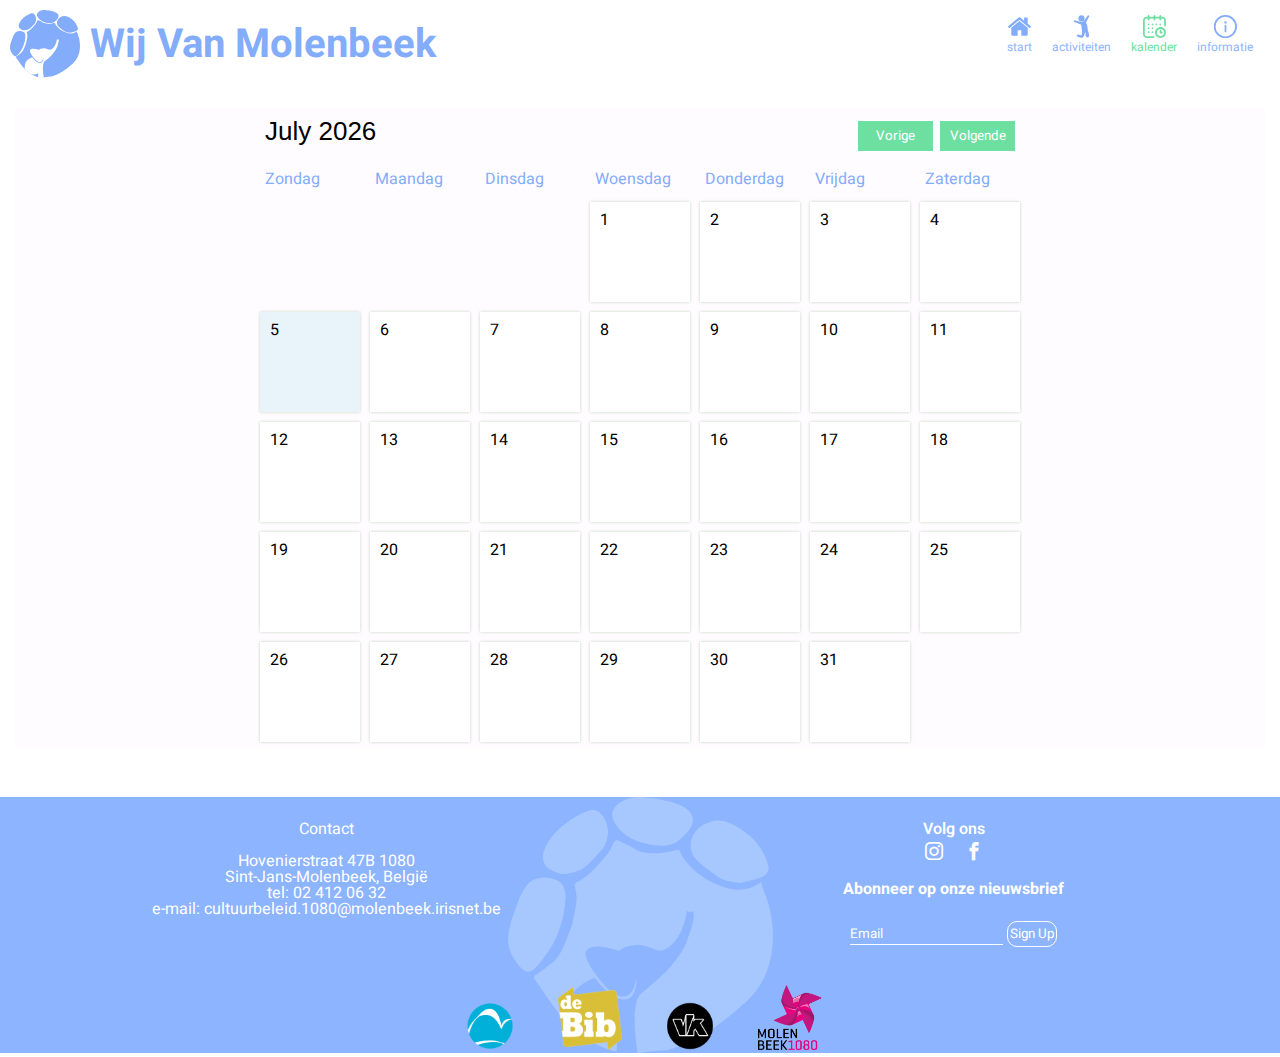
<file: kalender.html>
<!DOCTYPE html>
<html lang="en">
  <head>
    <meta charset="UTF-8" />
    <meta name="viewport" content="width=device-width, initial-scale=1.0" />
    <meta http-equiv="X-UA-Compatible" content="ie=edge" />
    <title>Families in molenbeek</title>
    <link rel="stylesheet" href="reset.css" />
    <link rel="stylesheet" href="index.css" />
    <link
      href="https://fonts.googleapis.com/css2?family=Heebo:wght@200;300;400;500;600;700;800&display=swap"
      rel="stylesheet"
    />
  </head>

  <body>
    <header class="mainheader">
      <nav>
        <a href="index.html"
          ><svg
            id="olifant"
            xmlns="http://www.w3.org/2000/svg"
            viewBox="0 0 214.29 206.77"
          >
            <defs>
              <style>
                .cls-1 {
                  fill: #fff;
                }
              </style>
            </defs>
            <g id="Layer_2" data-name="Layer 2">
              <g id="Layer_6" data-name="Layer 6">
                <path
                  d="M106.3,205.81c-28.42,3-47.16-11.12-65.63-30.1-6.92-7.69-15.19-20.6-21.22-29.11-2.63-3.71-.73-4.15,3-6.42,3.49-2.14,10.37-7.89,10.37-7.89,8.88-5.43,14.8-28.13,16.77-31.09C50.45,93.85,54,83.43,53,76c-1.35-9.8-3.63-8,4.93-12.83C65.77,58.77,73.24,48.9,79.16,42c0,0,2.4-4.44,3.45-6.41,2-3.79,2.39-5,6.48-3.12,3.51,1.65,7.18,3.13,10.34,5.32,8.28,5.76,22.25,5,31.54,2.73,9.54-2.34,5-1.07,10.71,6.82,7.71,10.59,17.45,16.75,29.75,21.8,8.47,3.48,19.08,4.48,27.63,0s4.09-4.57,7.9,4.44c11.53,27.31,11.39,67-14.61,90.43-19.15,17.25-39.54,32.69-64.83,39.84A153.71,153.71,0,0,0,106.3,205.81Z"
                />
                <path
                  d="M116.2,1c4.88,1,9.82,1.91,14.62,3.15C147,8.34,152.81,17.26,145.57,27a51.94,51.94,0,0,1-8,8.26c-6.69,5.68-16.54,5.55-26.45,3.4-13.72-3-23-9.76-27.48-18.87C78.33,9.07,91.61-1.38,107.84.15c2.76.26,5.52.77,8.28,1.16Z"
                />
                <path
                  d="M77,39.56C77,40,62.63,57,57.21,58.9c-10.59,3.74-16,5.44-25.33-.75-4.91-3.25-6.49-8.86-4.55-14.6,3.83-11.3,12.32-19.18,22.1-25.92a69.71,69.71,0,0,1,12.09-6.47c6.66-2.86,11.28-1.38,15,4.69C81.76,24.38,80.33,32.92,77,39.56Z"
                />
                <path
                  d="M32.78,125.23c-.74,1-1.22,1.61-1.67,2.25-11.76,16.52-15.9,19.3-26.66,2.61C-5.4,114.8,3.28,98.57,9.53,80.23c1-1.32,4.8-11,10.35-13.88a23.3,23.3,0,0,1,11-2.17c11.82.35,16.86,6.09,16.22,17.62A89.41,89.41,0,0,1,32.78,125.23Z"
                />
                <path
                  d="M184.33,69.5c-7.93-.64-14.62-2.27-20-6.3s-11.21-7.74-15.5-12.28C140.29,41.85,143,28.64,154,22.05c6.49-3.88,13.84-5.15,21.23-1.86,18.33,8.15,28.52,20.55,32.44,35.79,1,4-2,7.54-6.85,9.28C195.64,67.14,189.86,68.13,184.33,69.5Z"
                />
                <path
                  class="cls-1"
                  d="M103.33,206.07c-2.23-13.94-4.89-38.11,1.4-47.4,0,0,22.21-18.81,24.08-21.68s10.64-11.48,14.39-21.36,7.25-20.88,6-24.87c-.63-1.91-3.37,1-5-1.27-.5-.69-.74,2.21-1.56,5.73-.72,3.08-2,6.53-3.13,9.89,0,0-8,18.85-20.4,16.76,0,0-5.88-3.69-15.57-4.65,0,0-11.89,1-15.64,5.11,0,0-20.65-7.66-26.28-.64s15.64,30,15.64,30,10.32,12.12,18.77,6.7a16.85,16.85,0,0,0,5.63-12.12h.63s.85,16.11-10.21,16-23.89-17.94-23.89-17.94a43.91,43.91,0,0,0-15.33,9.56c-4.73,4.83-7.51,12.53-7.51,17.54,0,3.39-1,8-.56,8.61,12.41,13.65,20.82,16.87,20.82,16.87s12.41,1.82,19.78-3.48c0,0,1.88,3.25.54,11.62a33.51,33.51,0,0,0,8.27,1.64A33.89,33.89,0,0,0,103.33,206.07Z"
                />
              </g>
            </g></svg
        ></a>
        <h1>Wij Van Molenbeek</h1>
        <ul>
          <li id="balkDesktop">
            <input type="search" placeholder="Search..." />
          </li>
          <li id="balkPhone"></li>
          <li>
            <a href="index.html" id="home">
              <svg viewBox="0 0 460.298 460.297">
                <path
                  d="M230.149,120.939L65.986,256.274c0,0.191-0.048,0.472-0.144,0.855c-0.094,0.38-0.144,0.656-0.144,0.852v137.041
                    c0,4.948,1.809,9.236,5.426,12.847c3.616,3.613,7.898,5.431,12.847,5.431h109.63V303.664h73.097v109.64h109.629
                    c4.948,0,9.236-1.814,12.847-5.435c3.617-3.607,5.432-7.898,5.432-12.847V257.981c0-0.76-0.104-1.334-0.288-1.707L230.149,120.939
                    z"
                />
                <path
                  d="M457.122,225.438L394.6,173.476V56.989c0-2.663-0.856-4.853-2.574-6.567c-1.704-1.712-3.894-2.568-6.563-2.568h-54.816
                    c-2.666,0-4.855,0.856-6.57,2.568c-1.711,1.714-2.566,3.905-2.566,6.567v55.673l-69.662-58.245
                    c-6.084-4.949-13.318-7.423-21.694-7.423c-8.375,0-15.608,2.474-21.698,7.423L3.172,225.438c-1.903,1.52-2.946,3.566-3.14,6.136
                    c-0.193,2.568,0.472,4.811,1.997,6.713l17.701,21.128c1.525,1.712,3.521,2.759,5.996,3.142c2.285,0.192,4.57-0.476,6.855-1.998
                    L230.149,95.817l197.57,164.741c1.526,1.328,3.521,1.991,5.996,1.991h0.858c2.471-0.376,4.463-1.43,5.996-3.138l17.703-21.125
                    c1.522-1.906,2.189-4.145,1.991-6.716C460.068,229.007,459.021,226.961,457.122,225.438z"
                />
              </svg>
            </a>
            <p>start</p>
          </li>
          <li>
            <a href="./activiteiten.html">
              <svg
                version="1.1"
                id="activities"
                xmlns="http://www.w3.org/2000/svg"
                xmlns:xlink="http://www.w3.org/1999/xlink"
                x="0px"
                y="0px"
                viewBox="0 0 443 443"
                style="enable-background: new 0 0 443 443;"
                xml:space="preserve"
              >
                <g>
                  <circle cx="221.4" cy="66.2" r="59.4" />
                  <path
                    d="M234.6,133.5C216.2,136.1,101,104,101,104s-3.8-2-8.6-2c-4.8,0-5.3-0.7-7.9,0c-2.6,0.7-6.4,2.9-9,6.6
                   c-2.6,3.7-4,5.3-3.5,11c0.4,5.7,1.5,8.4,5.7,12.7c4.2,4.4,4.4,2.6,5.1,2.9c0.7,0.2,125.1,46.4,125.1,46.4l5.5,4
                   c0,0,13.6,39.1,13.4,76.5s3.7,38.7,3.7,38.7l0.7,2c0,0-1.1,47.9-4.8,60.5c-3.7,12.5-2.9,17.1-5.3,20.7c-2.4,3.5-1.5,4-2,5.5
                   c-0.4,1.5-1.3,0-1.3,0l-5.3,0.9c0,0-13.6-1.1-15.2-1.3c-1.5-0.2-30.1-9.9-30.1-9.9s-7.7-4.4-9-4.4c-1.3,0-10.1-2-14.3,0.7
                   c-4.2,2.6-9.9,7.5-11.4,11s-2.6,13.4-0.7,17.8s5.1,6.8,10.6,10.6s14.3,7,14.3,7s27.9,11.4,35.2,12.5s9.7,4,28.4,2.6
                   c18.7-1.3,27.5-6.6,36.1-15.6c8.6-9,19.8-36.1,21.3-43.3s4.4-14.7,6.6-23.1c2.2-8.4,2.9-17.4,2.9-17.4l7.9-0.2l12.5,29.2l-9.5,10.8
                   c0,0-5.7,7-0.4,19.8c5.3,12.7,11.4,22.4,24.4,29.2c13,6.8,21.8,5.5,29.2,3.1c7.5-2.4,10.1-9.5,12.5-14.1c2.4-4.6,2.9-24,2.4-29.9
                   c-0.4-5.9-5.5-36.5-8.8-48.6s-15.8-47.3-15.8-47.3s-1.1-56.3-12.5-91.2c-11.4-35-11.4-35-11.4-35l-6.8-13.6l-0.2-9.5L370,29.5
                   c0,0,2.4-8.4,0-11.7c-2.4-3.3-7.7-11.4-14.7-11.9s-9.7,0.4-13.8,3.7c-4.2,3.3-25.3,36.5-25.3,36.5l-42,60.9
                   c0,0-13.2,14.8-17.1,17.8C245,134.1,237.7,133,234.6,133.5z"
                  />
                </g>
              </svg>
            </a>
            <p>activiteiten</p>
          </li>
          <li id="calendarbutton">
            <a href="./kalender.html"
              ><svg
                version="1.1"
                id="calendarnavigation"
                xmlns="http://www.w3.org/2000/svg"
                xmlns:xlink="http://www.w3.org/1999/xlink"
                x="0px"
                y="0px"
                viewBox="0 0 443 443"
                style="enable-background: new 0 0 443 443;"
                xml:space="preserve"
                class="active"
              >
                <circle cx="333.2" cy="181.3" r="17.3" />
                <path
                  d="M372.9,34.5h-22.4V17.3c0-9.5-7.7-17.3-17.3-17.3S316,7.7,316,17.3v17.3h-78.6V17.3c0-9.5-7.7-17.3-17.3-17.3
                     c-9.5,0-17.3,7.7-17.3,17.3v17.3h-77.7V17.3c0-9.5-7.7-17.3-17.3-17.3S90.6,7.7,90.6,17.3v17.3H69.1C31,34.5,0,65.5,0,103.6
                     v269.3C0,411,31,442,69.1,442h132.1c9.5,0,17.3-7.7,17.3-17.3s-7.7-17.3-17.3-17.3H69.1c-19,0-34.5-15.5-34.5-34.5V103.6
                     c0-19,15.5-34.5,34.5-34.5h21.6v17.3c0,9.5,7.7,17.3,17.3,17.3s17.3-7.7,17.3-17.3V69.1h77.7v17.3c0,9.5,7.7,17.3,17.3,17.3
                     c9.5,0,17.3-7.7,17.3-17.3V69.1H316v17.3c0,9.5,7.7,17.3,17.3,17.3s17.3-7.7,17.3-17.3V69.1h22.4c19,0,34.5,15.5,34.5,34.5V202
                     c0,9.5,7.7,17.3,17.3,17.3S442,211.5,442,202v-98.4C442,65.5,411,34.5,372.9,34.5z"
                />
                <path
                  d="M337.5,233.1c-57.6,0-104.5,46.9-104.5,104.5S279.9,442,337.5,442S442,395.1,442,337.5S395.1,233.1,337.5,233.1z
                      M337.5,407.5c-38.6,0-69.9-31.4-69.9-69.9s31.4-69.9,69.9-69.9s69.9,31.4,69.9,69.9S376.1,407.5,337.5,407.5z"
                />
                <path
                  d="M362.6,320.3h-7.8v-18.1c0-9.5-7.7-17.3-17.3-17.3s-17.3,7.7-17.3,17.3v35.4c0,9.5,7.7,17.3,17.3,17.3h25
                     c9.5,0,17.3-7.7,17.3-17.3S372.1,320.3,362.6,320.3z"
                />
                <circle cx="258.1" cy="181.3" r="17.3" />
                <circle cx="183" cy="256.4" r="17.3" />
                <circle cx="107.9" cy="181.3" r="17.3" />
                <circle cx="107.9" cy="256.4" r="17.3" />
                <circle cx="107.9" cy="331.5" r="17.3" />
                <circle cx="183" cy="331.5" r="17.3" />
                <circle cx="183" cy="181.3" r="17.3" /></svg
            ></a>
            <p class="active">kalender</p>
          </li>
          <li>
            <a href="./information.html">
              <svg
                id="information"
                data-name="Capa 1"
                xmlns="http://www.w3.org/2000/svg"
                viewBox="0 0 87.58 88.46"
              >
                <path
                  d="M113.62,140a44.23,44.23,0,1,0,43.79,44.23A44,44,0,0,0,113.62,140Zm0,81.55a37.32,37.32,0,1,1,36.95-37.32A37.12,37.12,0,0,1,113.62,221.55Z"
                  transform="translate(-69.83 -140)"
                />
                <path
                  d="M113.62,177a3.44,3.44,0,0,0-3.42,3.46v22.25a3.42,3.42,0,1,0,6.84,0V180.49A3.44,3.44,0,0,0,113.62,177Z"
                  transform="translate(-69.83 -140)"
                />
                <ellipse cx="43.79" cy="28.14" rx="4.62" ry="4.67" />
              </svg>
            </a>
            <p>informatie</p>
          </li>
        </ul>
      </nav>
    </header>

    <main id="javakalender">
      <div id="container">
        <div id="header">
          <div id="monthDisplay"></div>
          <div>
            <button id="backButton">Vorige</button>
            <button id="nextButton">Volgende</button>
          </div>
        </div>

        <div id="weekdays">
          <div>Zondag</div>
          <div>Maandag</div>
          <div>Dinsdag</div>
          <div>Woensdag</div>
          <div>Donderdag</div>
          <div>Vrijdag</div>
          <div>Zaterdag</div>
        </div>

        <div id="calendar"></div>
      </div>

      <div id="newEventModal">
        <h2>Nieuw Evenement</h2>

        <input id="eventTitleInput" placeholder="Event Title" />

        <button id="saveButton">Save</button>
        <button id="cancelButton">Cancel</button>
      </div>

      <div id="deleteEventModal">
        <h2>Event</h2>

        <p id="eventText"></p>

        <button id="deleteButton">Delete</button>
        <button id="closeButton">Close</button>
      </div>

      <div id="modalBackDrop"></div>
      <!-- black overlay to bring focus to the modal -->

      <script src="js/kalendar.js"></script>
    </main>
    <footer>
      <div class="footercontact">
        <p>
          <span id="contactfooter"><b>Contact</b></span
          ><br />
          <br />
          Hovenierstraat 47B 1080<br />
          Sint-Jans-Molenbeek, België
          <br />
          tel: 02 412 06 32<br />
          e-mail: cultuurbeleid.1080@molenbeek.irisnet.be
        </p>
      </div>
      <div class="volg">
        <p>
          Volg ons
        </p>
        <div class="socialmedia">
          <a
            href="https://www.instagram.com/cultuur_in_molenbeek/"
            target="_blank"
            ><span class="icon-instagram"></span
          ></a>
          <a
            href="https://www.facebook.com/Cultuur-in-Molenbeek-770192383096967/"
            target="_blank"
            ><span class="icon-facebook"></span
          ></a>
        </div>

        <div class="abonneer">
          <p>Abonneer op onze nieuwsbrief</p>
          <form action="submit-form.php" method="get">
            <input type="email" id="email" name="Email" placeholder="Email" />
            <input type="submit" id="submit" value="Sign Up" />
          </form>
        </div>
      </div>

      <div class="sponsors">
        <img src="./afbeeldingen/logo/cultuuricon.png" alt="" width="100px" />
        <img src="./afbeeldingen/logo/Logo_bib.png" alt="" width="100px" />
        <img src="./afbeeldingen/logo/Vaartkapoen.png" alt="" width="100px" />
        <img src="./afbeeldingen/logo/molenbeek.png" alt="" width="100px" />
      </div>
    </footer>
  </body>
</html>
</file>
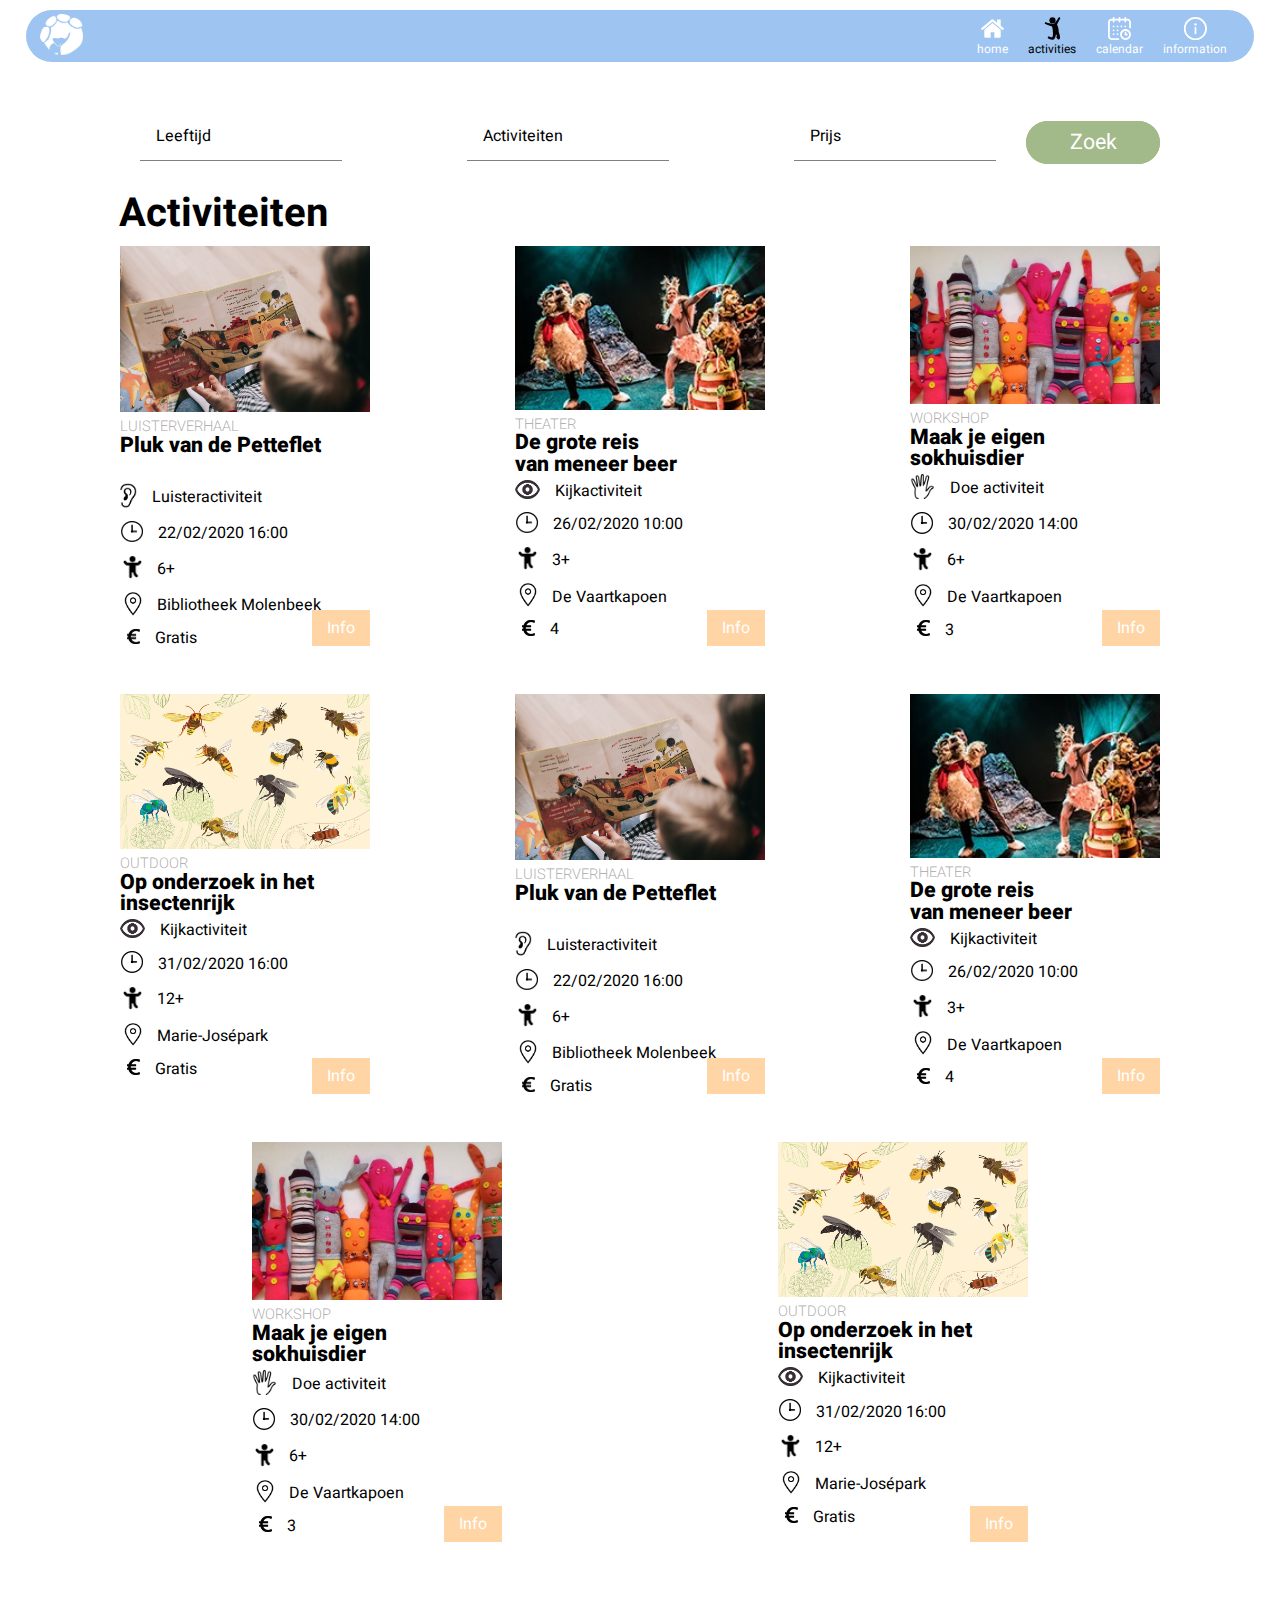
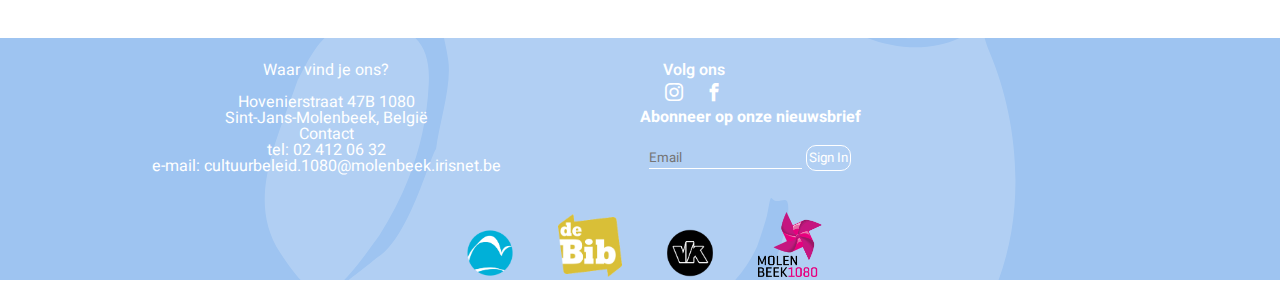
<file: test site S 3/activiteiten.html>
<!DOCTYPE html>
<html lang="en">
  <head>
    <meta charset="UTF-8" />
    <meta name="viewport" content="width=device-width, initial-scale=1.0" />
    <meta http-equiv="X-UA-Compatible" content="ie=edge" />
    <title>Families in Molenbeek</title>
    <link rel="stylesheet" href="reset.css" />
    <link rel="stylesheet" href="index.css" />
    <link
      href="https://fonts.googleapis.com/css2?family=Heebo:wght@200;800&display=swap"
      rel="stylesheet"
    />
  </head>

  <body>
    <header class="activiteitenheader">
      <nav>
        <ul>
          <li>
            <a href="index.html"
              ><img
                id="logobalk"
                src="./afbeeldingen/V10Asset_6.png"
                alt="elephant icon"
                width="100%"
            /></a>
          </li>
          <li id="balkDesktop">
            <input type="search" placeholder="Search..." />
          </li>
          <li id="balkPhone"></li>
          <li>
            <a href="index.html" id="home">
              <svg viewBox="0 0 460.298 460.297">
                <path
                  d="M230.149,120.939L65.986,256.274c0,0.191-0.048,0.472-0.144,0.855c-0.094,0.38-0.144,0.656-0.144,0.852v137.041
                  c0,4.948,1.809,9.236,5.426,12.847c3.616,3.613,7.898,5.431,12.847,5.431h109.63V303.664h73.097v109.64h109.629
                  c4.948,0,9.236-1.814,12.847-5.435c3.617-3.607,5.432-7.898,5.432-12.847V257.981c0-0.76-0.104-1.334-0.288-1.707L230.149,120.939
                  z"
                />
                <path
                  d="M457.122,225.438L394.6,173.476V56.989c0-2.663-0.856-4.853-2.574-6.567c-1.704-1.712-3.894-2.568-6.563-2.568h-54.816
                  c-2.666,0-4.855,0.856-6.57,2.568c-1.711,1.714-2.566,3.905-2.566,6.567v55.673l-69.662-58.245
                  c-6.084-4.949-13.318-7.423-21.694-7.423c-8.375,0-15.608,2.474-21.698,7.423L3.172,225.438c-1.903,1.52-2.946,3.566-3.14,6.136
                  c-0.193,2.568,0.472,4.811,1.997,6.713l17.701,21.128c1.525,1.712,3.521,2.759,5.996,3.142c2.285,0.192,4.57-0.476,6.855-1.998
                  L230.149,95.817l197.57,164.741c1.526,1.328,3.521,1.991,5.996,1.991h0.858c2.471-0.376,4.463-1.43,5.996-3.138l17.703-21.125
                  c1.522-1.906,2.189-4.145,1.991-6.716C460.068,229.007,459.021,226.961,457.122,225.438z"
                />
              </svg>
            </a>
            <p>home</p>
          </li>
          <li>
            <a href="#">
              <svg
                class="active"
                version="1.1"
                id="activities"
                xmlns="http://www.w3.org/2000/svg"
                xmlns:xlink="http://www.w3.org/1999/xlink"
                x="0px"
                y="0px"
                viewBox="0 0 443 443"
                style="enable-background: new 0 0 443 443;"
                xml:space="preserve"
              >
                <g>
                  <circle cx="221.4" cy="66.2" r="59.4" />
                  <path
                    d="M234.6,133.5C216.2,136.1,101,104,101,104s-3.8-2-8.6-2c-4.8,0-5.3-0.7-7.9,0c-2.6,0.7-6.4,2.9-9,6.6
                 c-2.6,3.7-4,5.3-3.5,11c0.4,5.7,1.5,8.4,5.7,12.7c4.2,4.4,4.4,2.6,5.1,2.9c0.7,0.2,125.1,46.4,125.1,46.4l5.5,4
                 c0,0,13.6,39.1,13.4,76.5s3.7,38.7,3.7,38.7l0.7,2c0,0-1.1,47.9-4.8,60.5c-3.7,12.5-2.9,17.1-5.3,20.7c-2.4,3.5-1.5,4-2,5.5
                 c-0.4,1.5-1.3,0-1.3,0l-5.3,0.9c0,0-13.6-1.1-15.2-1.3c-1.5-0.2-30.1-9.9-30.1-9.9s-7.7-4.4-9-4.4c-1.3,0-10.1-2-14.3,0.7
                 c-4.2,2.6-9.9,7.5-11.4,11s-2.6,13.4-0.7,17.8s5.1,6.8,10.6,10.6s14.3,7,14.3,7s27.9,11.4,35.2,12.5s9.7,4,28.4,2.6
                 c18.7-1.3,27.5-6.6,36.1-15.6c8.6-9,19.8-36.1,21.3-43.3s4.4-14.7,6.6-23.1c2.2-8.4,2.9-17.4,2.9-17.4l7.9-0.2l12.5,29.2l-9.5,10.8
                 c0,0-5.7,7-0.4,19.8c5.3,12.7,11.4,22.4,24.4,29.2c13,6.8,21.8,5.5,29.2,3.1c7.5-2.4,10.1-9.5,12.5-14.1c2.4-4.6,2.9-24,2.4-29.9
                 c-0.4-5.9-5.5-36.5-8.8-48.6s-15.8-47.3-15.8-47.3s-1.1-56.3-12.5-91.2c-11.4-35-11.4-35-11.4-35l-6.8-13.6l-0.2-9.5L370,29.5
                 c0,0,2.4-8.4,0-11.7c-2.4-3.3-7.7-11.4-14.7-11.9s-9.7,0.4-13.8,3.7c-4.2,3.3-25.3,36.5-25.3,36.5l-42,60.9
                 c0,0-13.2,14.8-17.1,17.8C245,134.1,237.7,133,234.6,133.5z"
                  />
                </g>
              </svg>
            </a>
            <p class="active" >activities</p>
          </li>
          <li id="calendarbutton">
            <a href="./agenda.html"
              ><svg
                version="1.1"
                id="calendar"
                xmlns="http://www.w3.org/2000/svg"
                xmlns:xlink="http://www.w3.org/1999/xlink"
                x="0px"
                y="0px"
                viewBox="0 0 443 443"
                style="enable-background: new 0 0 443 443;"
                xml:space="preserve"
              >
                <circle cx="333.2" cy="181.3" r="17.3" />
                <path
                  d="M372.9,34.5h-22.4V17.3c0-9.5-7.7-17.3-17.3-17.3S316,7.7,316,17.3v17.3h-78.6V17.3c0-9.5-7.7-17.3-17.3-17.3
                   c-9.5,0-17.3,7.7-17.3,17.3v17.3h-77.7V17.3c0-9.5-7.7-17.3-17.3-17.3S90.6,7.7,90.6,17.3v17.3H69.1C31,34.5,0,65.5,0,103.6
                   v269.3C0,411,31,442,69.1,442h132.1c9.5,0,17.3-7.7,17.3-17.3s-7.7-17.3-17.3-17.3H69.1c-19,0-34.5-15.5-34.5-34.5V103.6
                   c0-19,15.5-34.5,34.5-34.5h21.6v17.3c0,9.5,7.7,17.3,17.3,17.3s17.3-7.7,17.3-17.3V69.1h77.7v17.3c0,9.5,7.7,17.3,17.3,17.3
                   c9.5,0,17.3-7.7,17.3-17.3V69.1H316v17.3c0,9.5,7.7,17.3,17.3,17.3s17.3-7.7,17.3-17.3V69.1h22.4c19,0,34.5,15.5,34.5,34.5V202
                   c0,9.5,7.7,17.3,17.3,17.3S442,211.5,442,202v-98.4C442,65.5,411,34.5,372.9,34.5z"
                />
                <path
                  d="M337.5,233.1c-57.6,0-104.5,46.9-104.5,104.5S279.9,442,337.5,442S442,395.1,442,337.5S395.1,233.1,337.5,233.1z
                    M337.5,407.5c-38.6,0-69.9-31.4-69.9-69.9s31.4-69.9,69.9-69.9s69.9,31.4,69.9,69.9S376.1,407.5,337.5,407.5z"
                />
                <path
                  d="M362.6,320.3h-7.8v-18.1c0-9.5-7.7-17.3-17.3-17.3s-17.3,7.7-17.3,17.3v35.4c0,9.5,7.7,17.3,17.3,17.3h25
                   c9.5,0,17.3-7.7,17.3-17.3S372.1,320.3,362.6,320.3z"
                />
                <circle cx="258.1" cy="181.3" r="17.3" />
                <circle cx="183" cy="256.4" r="17.3" />
                <circle cx="107.9" cy="181.3" r="17.3" />
                <circle cx="107.9" cy="256.4" r="17.3" />
                <circle cx="107.9" cy="331.5" r="17.3" />
                <circle cx="183" cy="331.5" r="17.3" />
                <circle cx="183" cy="181.3" r="17.3" /></svg
            ></a>
            <p>calendar</p>
          </li>
          <li>
            <a href="./information.html">
              <svg
                id="information"
                data-name="Capa 1"
                xmlns="http://www.w3.org/2000/svg"
                viewBox="0 0 87.58 88.46"
              >
                <path
                  d="M113.62,140a44.23,44.23,0,1,0,43.79,44.23A44,44,0,0,0,113.62,140Zm0,81.55a37.32,37.32,0,1,1,36.95-37.32A37.12,37.12,0,0,1,113.62,221.55Z"
                  transform="translate(-69.83 -140)"
                />
                <path
                  d="M113.62,177a3.44,3.44,0,0,0-3.42,3.46v22.25a3.42,3.42,0,1,0,6.84,0V180.49A3.44,3.44,0,0,0,113.62,177Z"
                  transform="translate(-69.83 -140)"
                />
                <ellipse cx="43.79" cy="28.14" rx="4.62" ry="4.67" />
              </svg>
            </a>
            <p>information</p>
          </li>
        </ul>
      </nav>
    </header>
    <main class="activities">
      <div class="test">
        <nav role="filter" class="filter">
          <ul>
            <li>
              <a href="#" aria-haspopup="true" class="hoofdmenu">Leeftijd</a>
              <ul class="dropdown" aria-label="submenu">
                <li><a href="#">Kleuter (3-6 jaar) <img src="./icons/kleuter.png" alt="logo klein" width="25px" class="icon"></a></li>
                <li><a href="#">Kind (7-12 jaar) <img src="./icons/kind.png" alt="logo middel" width="25px" class="icon"></a></li>
                <li><a href="#">Jongere (13-18 jaar) <img src="./icons/tiener.png" alt="logo groot" width="25px" class="icon"></a></li>
              </ul>
            </li>
            <li id="gsmnav">
              <a href="#" aria-haspopup="true" class="hoofdmenu"
                >Activiteiten</a
              >
              <ul class="dropdown" aria-label="submenu">
                <li>
                  <a href="#"
                    >Doen
                    <img
                      src="./icons/hand.png"
                      alt="hand"
                      width="20px"
                      class="icon"
                  /></a>
                </li>
                <li>
                  <a href="#"
                    >Kijken
                    <img
                      src="./icons/oog.png"
                      alt="oog"
                      width="20px"
                      class="icon"
                    />
                  </a>
                </li>
                <li>
                  <a href="#"
                    >Luisteren
                    <img
                      src="./icons/oor.png"
                      alt="oor"
                      height="20px"
                      class="icon"
                  /></a>
                </li>
              </ul>
            </li>
            <li id="gsmnav">
              <a href="#" aria-haspopup="true" class="hoofdmenu">Prijs</a>
              <ul class="dropdown" aria-label="submenu">
                <li><a href="#">Gratis </a></li>
                <li>
                  <a href="#"
                    >1-3 euro
                    <img
                      src="./icons/prijs.png"
                      alt="euroteken"
                      height="20px"
                      class="icon"
                  /></a>
                </li>
                <li>
                  <a href="#"
                    >3-5 euro
                    <img
                      src="./icons/prijs.png"
                      alt="euroteken"
                      height="20px"
                      class="icon" /><img
                      src="./icons/prijs.png"
                      alt="euroteken"
                      height="20px"
                      class="icon"
                  /></a>
                </li>
              </ul>
            </li>
          </ul>
        </nav>
      </div>
      <div>
        <p class="space">
          <a href="#" class="zoek">Zoek</a>
        </p>
      </div>
      <h1 class="actie">Activiteiten</h1>
      <div class="activiteiten">
        <article>
          <img
            src="./afbeeldingen/activiteiten/boek.jpg"
            alt="kind dat boek leest"
            width="250px"
          />
          <h2>Luisterverhaal</h2>
          <h3>Pluk van de Petteflet</h3>
          <div>
            <p>
              <img src="./icons/oor.png" alt="oog" height="25px" />
            </p>
            <p>
              Luisteractiviteit
            </p>
          </div>
          <div>
            <p>
              <img
                src="./icons/tijd.png"
                alt="klok"
                width="22px"
                class="time"
              />
            </p>
            <p>
              22/02/2020 16:00
            </p>
          </div>
          <div>
            <p>
              <img
                src="./icons/mannetje.png"
                alt="mannetje"
                width="19px"
                class="human"
              />
            </p>
            <p>6+</p>
          </div>
          <div>
            <p>
              <img
                src="./icons/locatie.png"
                alt="locatie"
                width="18px"
                class="location"
              />
            </p>
            <p>Bibliotheek Molenbeek</p>
          </div>
          <div>
            <p>
              <img
                src="./icons/prijs.png"
                alt="euroteken"
                width="13px;"
                class="price"
              />
            </p>
            <p>Gratis</p>
          </div>
          <div class="infobutton">
            <p>Info</p>
          </div>
        </article>
        <article class="Twolines">
          <img
            src="./afbeeldingen/activiteiten/beer.jpg"
            alt="theatervoorstelling"
            width="250px"
          />
          <h2>Theater</h2>
          <h3>
            De grote reis <br />
            van meneer beer
          </h3>
          <div>
            <p>
              <img src="./icons/oog.png" alt="oog" width="25px" />
            </p>
            <p>
              Kijkactiviteit
            </p>
          </div>
          <div>
            <p>
              <img
                src="./icons/tijd.png"
                alt="klok"
                width="22px"
                class="time"
              />
            </p>
            <p>
              26/02/2020 10:00
            </p>
          </div>
          <div>
            <p>
              <img
                src="./icons/mannetje.png"
                alt="mannetje"
                width="19px"
                class="human"
              />
            </p>
            <p>3+</p>
          </div>
          <div>
            <p>
              <img
                src="./icons/locatie.png"
                alt="locatie"
                width="18px"
                class="location"
              />
            </p>
            <p>De Vaartkapoen</p>
          </div>
          <div>
            <p>
              <img
                src="./icons/prijs.png"
                alt="euroteken"
                width="13px;"
                class="price"
              />
            </p>
            <p>4</p>
          </div>
          <div class="infobutton">
            <p>Info</p>
          </div>
        </article>
        <article class="Twolines">
          <img
            src="./afbeeldingen/activiteiten/sok.jpg"
            alt="Voorbeeld van sokpoppen"
            width="250px"
          />
          <h2>Workshop</h2>
          <h3>Maak je eigen sokhuisdier</h3>
          <div>
            <p>
              <img src="./icons/hand.png" alt="oog" width="25px" />
            </p>
            <p>
              Doe activiteit
            </p>
          </div>
          <div>
            <p>
              <img
                src="./icons/tijd.png"
                alt="klok"
                width="22px"
                class="time"
              />
            </p>
            <p>
              30/02/2020 14:00
            </p>
          </div>
          <div>
            <p>
              <img
                src="./icons/mannetje.png"
                alt="mannetje"
                width="19px"
                class="human"
              />
            </p>
            <p>6+</p>
          </div>
          <div>
            <p>
              <img
                src="./icons/locatie.png"
                alt="locatie"
                width="18px"
                class="location"
              />
            </p>
            <p>De Vaartkapoen</p>
          </div>
          <div>
            <p>
              <img
                src="./icons/prijs.png"
                alt="euroteken"
                width="13px;"
                class="price"
              />
            </p>
            <p>3</p>
          </div>
          <div class="infobutton">
            <p>Info</p>
          </div>
        </article>
        <article class="Twolines">
          <img
            src="./afbeeldingen/activiteiten/insecten.jpg"
            alt="insecten"
            width="250px"
          />
          <h2>Outdoor</h2>
          <h3>
            Op onderzoek in het insectenrijk
          </h3>
          <div>
            <p>
              <img src="./icons/oog.png" alt="oog" width="25px" />
            </p>
            <p>
              Kijkactiviteit
            </p>
          </div>
          <div>
            <p>
              <img
                src="./icons/tijd.png"
                alt="klok"
                width="22px"
                class="time"
              />
            </p>
            <p>
              31/02/2020 16:00
            </p>
          </div>
          <div>
            <p>
              <img
                src="./icons/mannetje.png"
                alt="mannetje"
                width="19px"
                class="human"
              />
            </p>
            <p>12+</p>
          </div>
          <div>
            <p>
              <img
                src="./icons/locatie.png"
                alt="locatie"
                width="18px"
                class="location"
              />
            </p>
            <p>Marie-Josépark</p>
          </div>
          <div>
            <p>
              <img
                src="./icons/prijs.png"
                alt="euroteken"
                width="13px;"
                class="price"
              />
            </p>
            <p>Gratis</p>
          </div>
          <div class="infobutton">
            <p>Info</p>
          </div>
        </article>
        <article>
          <img
            src="./afbeeldingen/activiteiten/boek.jpg"
            alt="kind dat boek leest"
            width="250px"
          />
          <h2>Luisterverhaal</h2>
          <h3>Pluk van de Petteflet</h3>
          <div>
            <p>
              <img src="./icons/oor.png" alt="oog" height="25px" />
            </p>
            <p>
              Luisteractiviteit
            </p>
          </div>
          <div>
            <p>
              <img
                src="./icons/tijd.png"
                alt="klok"
                width="22px"
                class="time"
              />
            </p>
            <p>
              22/02/2020 16:00
            </p>
          </div>
          <div>
            <p>
              <img
                src="./icons/mannetje.png"
                alt="mannetje"
                width="19px"
                class="human"
              />
            </p>
            <p>6+</p>
          </div>
          <div>
            <p>
              <img
                src="./icons/locatie.png"
                alt="locatie"
                width="18px"
                class="location"
              />
            </p>
            <p>Bibliotheek Molenbeek</p>
          </div>
          <div>
            <p>
              <img
                src="./icons/prijs.png"
                alt="euroteken"
                width="13px;"
                class="price"
              />
            </p>
            <p>Gratis</p>
          </div>
          <div class="infobutton">
            <p>Info</p>
          </div>
        </article>
        <article class="Twolines">
          <img
            src="./afbeeldingen/activiteiten/beer.jpg"
            alt="theatervoorstelling"
            width="250px"
          />
          <h2>Theater</h2>
          <h3>
            De grote reis <br />
            van meneer beer
          </h3>
          <div>
            <p>
              <img src="./icons/oog.png" alt="oog" width="25px" />
            </p>
            <p>
              Kijkactiviteit
            </p>
          </div>
          <div>
            <p>
              <img
                src="./icons/tijd.png"
                alt="klok"
                width="22px"
                class="time"
              />
            </p>
            <p>
              26/02/2020 10:00
            </p>
          </div>
          <div>
            <p>
              <img
                src="./icons/mannetje.png"
                alt="mannetje"
                width="19px"
                class="human"
              />
            </p>
            <p>3+</p>
          </div>
          <div>
            <p>
              <img
                src="./icons/locatie.png"
                alt="locatie"
                width="18px"
                class="location"
              />
            </p>
            <p>De Vaartkapoen</p>
          </div>
          <div>
            <p>
              <img
                src="./icons/prijs.png"
                alt="euroteken"
                width="13px;"
                class="price"
              />
            </p>
            <p>4</p>
          </div>
          <div class="infobutton">
            <p>Info</p>
          </div>
        </article>
        <article class="Twolines">
          <img
            src="./afbeeldingen/activiteiten/sok.jpg"
            alt="Voorbeeld van sokpoppen"
            width="250px"
          />
          <h2>Workshop</h2>
          <h3>Maak je eigen sokhuisdier</h3>
          <div>
            <p>
              <img src="./icons/hand.png" alt="oog" width="25px" />
            </p>
            <p>
              Doe activiteit
            </p>
          </div>
          <div>
            <p>
              <img
                src="./icons/tijd.png"
                alt="klok"
                width="22px"
                class="time"
              />
            </p>
            <p>
              30/02/2020 14:00
            </p>
          </div>
          <div>
            <p>
              <img
                src="./icons/mannetje.png"
                alt="mannetje"
                width="19px"
                class="human"
              />
            </p>
            <p>6+</p>
          </div>
          <div>
            <p>
              <img
                src="./icons/locatie.png"
                alt="locatie"
                width="18px"
                class="location"
              />
            </p>
            <p>De Vaartkapoen</p>
          </div>
          <div>
            <p>
              <img
                src="./icons/prijs.png"
                alt="euroteken"
                width="13px;"
                class="price"
              />
            </p>
            <p>3</p>
          </div>
          <div class="infobutton">
            <p>Info</p>
          </div>
        </article>
        <article class="Twolines">
          <img
            src="./afbeeldingen/activiteiten/insecten.jpg"
            alt="insecten"
            width="250px"
          />
          <h2>Outdoor</h2>
          <h3>
            Op onderzoek in het insectenrijk
          </h3>
          <div>
            <p>
              <img src="./icons/oog.png" alt="oog" width="25px" />
            </p>
            <p>
              Kijkactiviteit
            </p>
          </div>
          <div>
            <p>
              <img
                src="./icons/tijd.png"
                alt="klok"
                width="22px"
                class="time"
              />
            </p>
            <p>
              31/02/2020 16:00
            </p>
          </div>
          <div>
            <p>
              <img
                src="./icons/mannetje.png"
                alt="mannetje"
                width="19px"
                class="human"
              />
            </p>
            <p>12+</p>
          </div>
          <div>
            <p>
              <img
                src="./icons/locatie.png"
                alt="locatie"
                width="18px"
                class="location"
              />
            </p>
            <p>Marie-Josépark</p>
          </div>
          <div>
            <p>
              <img
                src="./icons/prijs.png"
                alt="euroteken"
                width="13px;"
                class="price"
              />
            </p>
            <p>Gratis</p>
          </div>
          <div class="infobutton">
            <p>Info</p>
          </div>
        </article>
      </div>
    </main>
    <footer>
      <div class="footercontact">
        <p>
          Waar vind je ons?<br />
          <br />
          Hovenierstraat 47B 1080<br />
          Sint-Jans-Molenbeek, België
          <br />
          Contact<br />
          tel: 02 412 06 32<br />
          e-mail: cultuurbeleid.1080@molenbeek.irisnet.be
        </p>
      </div>
      <section class="volgenmail">
        <div class="volg">
          <p>
            Volg ons
          </p>
          <div class="socialmedia">
            <a href="https://www.instagram.com/cultuur_in_molenbeek/" target="_blank"
              ><span class="icon-instagram"></span
            ></a>
            <a
              href="https://www.facebook.com/Cultuur-in-Molenbeek-770192383096967/" target="_blank"
              ><span class="icon-facebook"></span
            ></a>
          </div>
        </div>
        <div class="abonneer">
          <p>Abonneer op onze nieuwsbrief</p>
          <form action="submit-form.php" method="get">
            <input type="email" id="email" name="Email" placeholder="Email" />
            <input type="submit" id="submit" value="Sign In" />
          </form>
        </div>
      </section>

      <div class="sponsors">
        <img src="./afbeeldingen/logo/cultuuricon.png" alt="" width="100px" />
        <img src="./afbeeldingen/logo/Logo_bib.png" alt="" width="100px" />
        <img src="./afbeeldingen/logo/Vaartkapoen.png" alt="" width="100px" />
        <img src="./afbeeldingen/logo/molenbeek.png" alt="" width="100px" />
    </footer>
  </body>
</html>
</file>
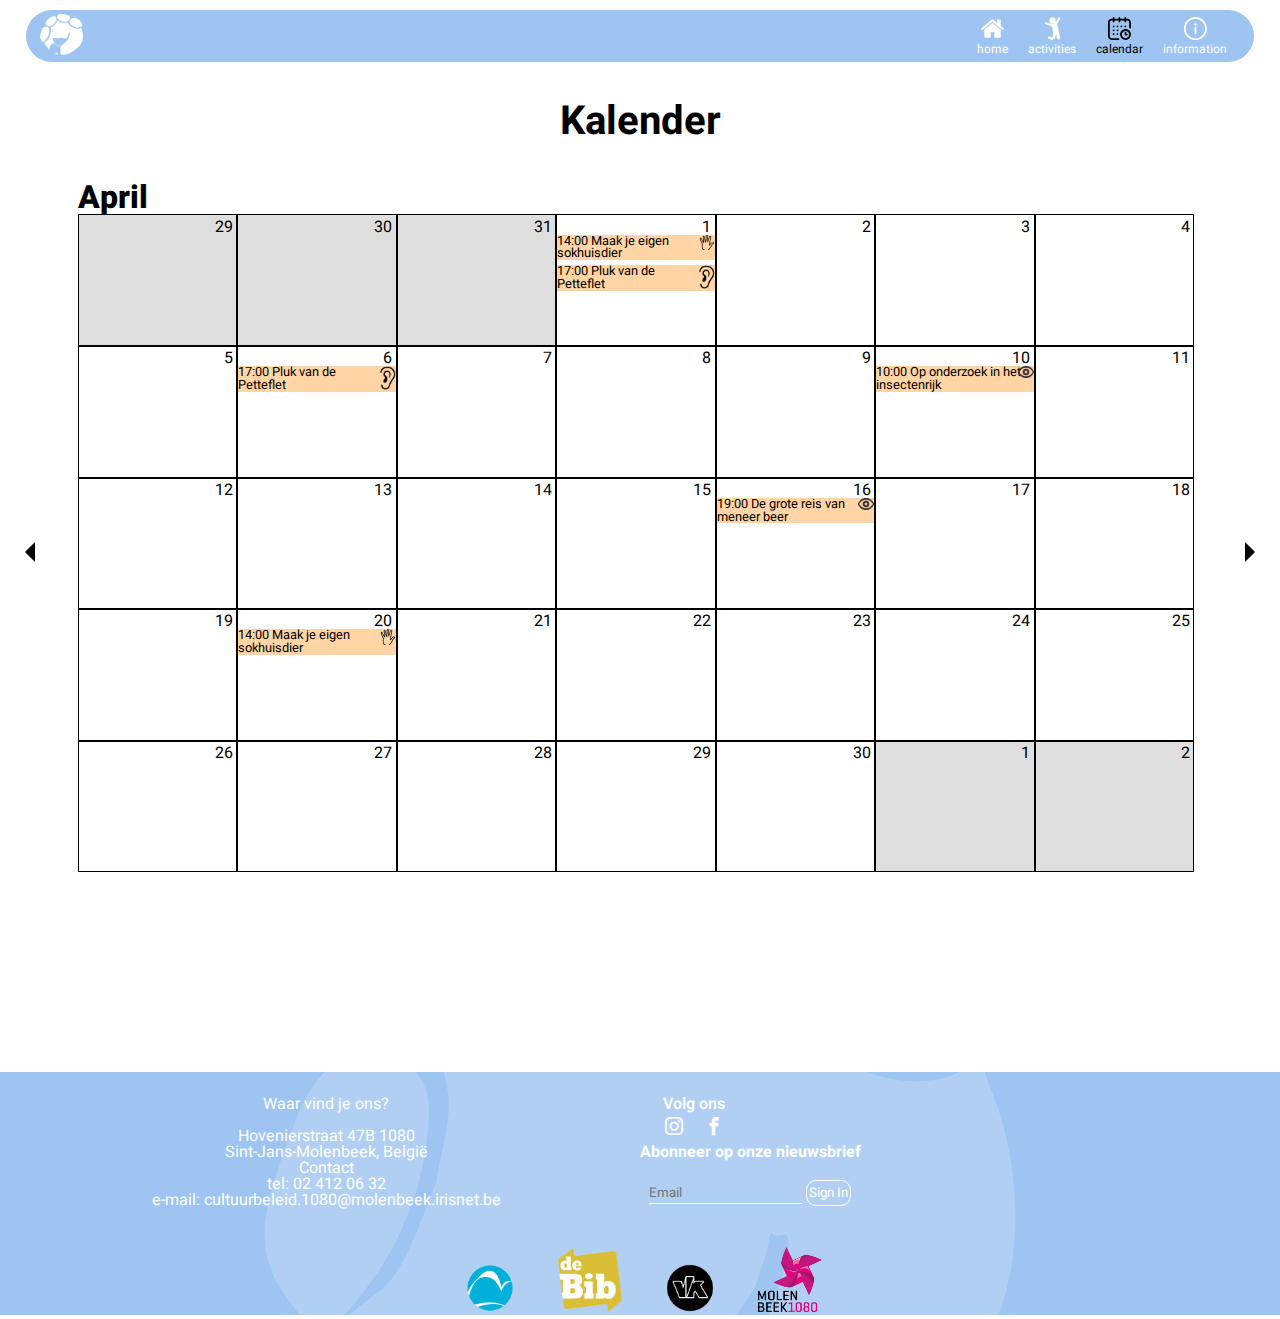
<file: test site S 3/agenda.html>
<!DOCTYPE html>
<html lang="en">
  <head>
    <meta charset="UTF-8" />
    <meta name="viewport" content="width=device-width, initial-scale=1.0" />
    <meta http-equiv="X-UA-Compatible" content="ie=edge" />
    <title>Families in molenbeek</title>
    <link rel="stylesheet" href="reset.css" />
    <link rel="stylesheet" href="index.css" />
    <link
      href="https://fonts.googleapis.com/css2?family=Heebo:wght@200;300;400;500;600;700;800&display=swap"
      rel="stylesheet"
    />
  </head>
  <body>
    <header class="agendaheader">
      <nav>
        <ul>
          <li>
            <a href="index.html"
              ><img
                id="logobalk"
                src="./afbeeldingen/V10Asset_6.png"
                alt="elephant icon"
                width="100%"
            /></a>
          </li>
          <li id="balkDesktop">
            <input type="search" placeholder="Search..." />
          </li>
          <li id="balkPhone"></li>
          <li>
            <a href="index.html" id="home">
              <svg viewBox="0 0 460.298 460.297">
                <path
                  d="M230.149,120.939L65.986,256.274c0,0.191-0.048,0.472-0.144,0.855c-0.094,0.38-0.144,0.656-0.144,0.852v137.041
                  c0,4.948,1.809,9.236,5.426,12.847c3.616,3.613,7.898,5.431,12.847,5.431h109.63V303.664h73.097v109.64h109.629
                  c4.948,0,9.236-1.814,12.847-5.435c3.617-3.607,5.432-7.898,5.432-12.847V257.981c0-0.76-0.104-1.334-0.288-1.707L230.149,120.939
                  z"
                />
                <path
                  d="M457.122,225.438L394.6,173.476V56.989c0-2.663-0.856-4.853-2.574-6.567c-1.704-1.712-3.894-2.568-6.563-2.568h-54.816
                  c-2.666,0-4.855,0.856-6.57,2.568c-1.711,1.714-2.566,3.905-2.566,6.567v55.673l-69.662-58.245
                  c-6.084-4.949-13.318-7.423-21.694-7.423c-8.375,0-15.608,2.474-21.698,7.423L3.172,225.438c-1.903,1.52-2.946,3.566-3.14,6.136
                  c-0.193,2.568,0.472,4.811,1.997,6.713l17.701,21.128c1.525,1.712,3.521,2.759,5.996,3.142c2.285,0.192,4.57-0.476,6.855-1.998
                  L230.149,95.817l197.57,164.741c1.526,1.328,3.521,1.991,5.996,1.991h0.858c2.471-0.376,4.463-1.43,5.996-3.138l17.703-21.125
                  c1.522-1.906,2.189-4.145,1.991-6.716C460.068,229.007,459.021,226.961,457.122,225.438z"
                />
              </svg>
            </a>
            <p>home</p>
          </li>
          <li>
            <a href="./activiteiten.html">
              <svg
                version="1.1"
                id="activities"
                xmlns="http://www.w3.org/2000/svg"
                xmlns:xlink="http://www.w3.org/1999/xlink"
                x="0px"
                y="0px"
                viewBox="0 0 443 443"
                style="enable-background: new 0 0 443 443;"
                xml:space="preserve"
              >
                <g>
                  <circle cx="221.4" cy="66.2" r="59.4" />
                  <path
                    d="M234.6,133.5C216.2,136.1,101,104,101,104s-3.8-2-8.6-2c-4.8,0-5.3-0.7-7.9,0c-2.6,0.7-6.4,2.9-9,6.6
                 c-2.6,3.7-4,5.3-3.5,11c0.4,5.7,1.5,8.4,5.7,12.7c4.2,4.4,4.4,2.6,5.1,2.9c0.7,0.2,125.1,46.4,125.1,46.4l5.5,4
                 c0,0,13.6,39.1,13.4,76.5s3.7,38.7,3.7,38.7l0.7,2c0,0-1.1,47.9-4.8,60.5c-3.7,12.5-2.9,17.1-5.3,20.7c-2.4,3.5-1.5,4-2,5.5
                 c-0.4,1.5-1.3,0-1.3,0l-5.3,0.9c0,0-13.6-1.1-15.2-1.3c-1.5-0.2-30.1-9.9-30.1-9.9s-7.7-4.4-9-4.4c-1.3,0-10.1-2-14.3,0.7
                 c-4.2,2.6-9.9,7.5-11.4,11s-2.6,13.4-0.7,17.8s5.1,6.8,10.6,10.6s14.3,7,14.3,7s27.9,11.4,35.2,12.5s9.7,4,28.4,2.6
                 c18.7-1.3,27.5-6.6,36.1-15.6c8.6-9,19.8-36.1,21.3-43.3s4.4-14.7,6.6-23.1c2.2-8.4,2.9-17.4,2.9-17.4l7.9-0.2l12.5,29.2l-9.5,10.8
                 c0,0-5.7,7-0.4,19.8c5.3,12.7,11.4,22.4,24.4,29.2c13,6.8,21.8,5.5,29.2,3.1c7.5-2.4,10.1-9.5,12.5-14.1c2.4-4.6,2.9-24,2.4-29.9
                 c-0.4-5.9-5.5-36.5-8.8-48.6s-15.8-47.3-15.8-47.3s-1.1-56.3-12.5-91.2c-11.4-35-11.4-35-11.4-35l-6.8-13.6l-0.2-9.5L370,29.5
                 c0,0,2.4-8.4,0-11.7c-2.4-3.3-7.7-11.4-14.7-11.9s-9.7,0.4-13.8,3.7c-4.2,3.3-25.3,36.5-25.3,36.5l-42,60.9
                 c0,0-13.2,14.8-17.1,17.8C245,134.1,237.7,133,234.6,133.5z"
                  />
                </g>
              </svg>
            </a>
            <p>activities</p>
          </li>
          <li>
            <a href="#"
              ><svg
                class="active"
                version="1.1"
                id="calendar"
                xmlns="http://www.w3.org/2000/svg"
                xmlns:xlink="http://www.w3.org/1999/xlink"
                x="0px"
                y="0px"
                viewBox="0 0 443 443"
                style="enable-background: new 0 0 443 443;"
                xml:space="preserve"
              >
                <circle cx="333.2" cy="181.3" r="17.3" />
                <path
                  d="M372.9,34.5h-22.4V17.3c0-9.5-7.7-17.3-17.3-17.3S316,7.7,316,17.3v17.3h-78.6V17.3c0-9.5-7.7-17.3-17.3-17.3
                   c-9.5,0-17.3,7.7-17.3,17.3v17.3h-77.7V17.3c0-9.5-7.7-17.3-17.3-17.3S90.6,7.7,90.6,17.3v17.3H69.1C31,34.5,0,65.5,0,103.6
                   v269.3C0,411,31,442,69.1,442h132.1c9.5,0,17.3-7.7,17.3-17.3s-7.7-17.3-17.3-17.3H69.1c-19,0-34.5-15.5-34.5-34.5V103.6
                   c0-19,15.5-34.5,34.5-34.5h21.6v17.3c0,9.5,7.7,17.3,17.3,17.3s17.3-7.7,17.3-17.3V69.1h77.7v17.3c0,9.5,7.7,17.3,17.3,17.3
                   c9.5,0,17.3-7.7,17.3-17.3V69.1H316v17.3c0,9.5,7.7,17.3,17.3,17.3s17.3-7.7,17.3-17.3V69.1h22.4c19,0,34.5,15.5,34.5,34.5V202
                   c0,9.5,7.7,17.3,17.3,17.3S442,211.5,442,202v-98.4C442,65.5,411,34.5,372.9,34.5z"
                />
                <path
                  d="M337.5,233.1c-57.6,0-104.5,46.9-104.5,104.5S279.9,442,337.5,442S442,395.1,442,337.5S395.1,233.1,337.5,233.1z
                    M337.5,407.5c-38.6,0-69.9-31.4-69.9-69.9s31.4-69.9,69.9-69.9s69.9,31.4,69.9,69.9S376.1,407.5,337.5,407.5z"
                />
                <path
                  d="M362.6,320.3h-7.8v-18.1c0-9.5-7.7-17.3-17.3-17.3s-17.3,7.7-17.3,17.3v35.4c0,9.5,7.7,17.3,17.3,17.3h25
                   c9.5,0,17.3-7.7,17.3-17.3S372.1,320.3,362.6,320.3z"
                />
                <circle cx="258.1" cy="181.3" r="17.3" />
                <circle cx="183" cy="256.4" r="17.3" />
                <circle cx="107.9" cy="181.3" r="17.3" />
                <circle cx="107.9" cy="256.4" r="17.3" />
                <circle cx="107.9" cy="331.5" r="17.3" />
                <circle cx="183" cy="331.5" r="17.3" />
                <circle cx="183" cy="181.3" r="17.3" /></svg
            ></a>
            <p class="active">calendar</p>
          </li>
          <li>
            <a href="./information.html">
              <svg
                id="information"
                data-name="Capa 1"
                xmlns="http://www.w3.org/2000/svg"
                viewBox="0 0 87.58 88.46"
              >
                <path
                  d="M113.62,140a44.23,44.23,0,1,0,43.79,44.23A44,44,0,0,0,113.62,140Zm0,81.55a37.32,37.32,0,1,1,36.95-37.32A37.12,37.12,0,0,1,113.62,221.55Z"
                  transform="translate(-69.83 -140)"
                />
                <path
                  d="M113.62,177a3.44,3.44,0,0,0-3.42,3.46v22.25a3.42,3.42,0,1,0,6.84,0V180.49A3.44,3.44,0,0,0,113.62,177Z"
                  transform="translate(-69.83 -140)"
                />
                <ellipse cx="43.79" cy="28.14" rx="4.62" ry="4.67" />
              </svg>
            </a>
            <p>information</p>
          </li>
        </ul>
      </nav>
    </header>
    <main id="agendamain">
      <h1>Kalender</h1>
      <h2>April</h2>
      <div id="agendaflexbox">
        <div class="driehoeklinks agendadriehoek"></div>
        <div id="kalender">
          <div><p class="daynumber">29</p></div>
          <div><p class="daynumber">30</p></div>
          <div><p class="daynumber">31</p></div>
          <div>
            <p class="daynumber">1</p>
            <img
              class="eventicon"
              src="./icons/hand.png"
              alt="luisteractiviteit icon"
            />
            <p class="kalenderevent">
              <time datetime="2021-02-04T14:00:00">14:00</time> Maak je eigen
              sokhuisdier
            </p>
            <img
              class="eventicon"
              src="./icons/oor.png"
              alt="luisteractiviteit icon"
            />
            <p class="kalenderevent">
              <time datetime="2021-02-04T17:00:00">17:00</time> Pluk van de
              Petteflet
            </p>
          </div>
          <div><p class="daynumber">2</p></div>
          <div><p class="daynumber">3</p></div>
          <div><p class="daynumber">4</p></div>
          <div><p class="daynumber">5</p></div>
          <div>
            <p class="daynumber">6</p>
            <img
              class="eventicon"
              src="./icons/oor.png"
              alt="luisteractiviteit icon"
            />
            <p class="kalenderevent">
              <time datetime="2021-02-09T17:00:00">17:00</time> Pluk van de
              Petteflet
            </p>
          </div>
          <div><p class="daynumber">7</p></div>
          <div><p class="daynumber">8</p></div>
          <div><p class="daynumber">9</p></div>
          <div>
            <p class="daynumber">10</p>
            <img
              class="eventicon"
              src="./icons/oog.png"
              alt="luisteractiviteit icon"
            />
            <p class="kalenderevent">
              <time datetime="2021-02-13T10:00">10:00</time> Op onderzoek in het
              insectenrijk
            </p>
          </div>
          <div><p class="daynumber">11</p></div>
          <div><p class="daynumber">12</p></div>
          <div><p class="daynumber">13</p></div>
          <div><p class="daynumber">14</p></div>
          <div><p class="daynumber">15</p></div>
          <div>
            <p class="daynumber">16</p>
            <img
              class="eventicon"
              src="./icons/oog.png"
              alt="luisteractiviteit icon"
            />
            <p class="kalenderevent">
              <time datetime="2021-02-19T19:00:00">19:00</time> De grote reis
              van meneer beer
            </p>
          </div>
          <div><p class="daynumber">17</p></div>
          <div><p class="daynumber">18</p></div>
          <div><p class="daynumber">19</p></div>
          <div>
            <p class="daynumber">20</p>
            <img
              class="eventicon"
              src="./icons/hand.png"
              alt="luisteractiviteit icon"
            />
            <p class="kalenderevent">
              <time datetime="2021-02-04T14:00:00">14:00</time> Maak je eigen
              sokhuisdier
            </p>
          </div>
          <div><p class="daynumber">21</p></div>
          <div><p class="daynumber">22</p></div>
          <div><p class="daynumber">23</p></div>
          <div><p class="daynumber">24</p></div>
          <div><p class="daynumber">25</p></div>
          <div><p class="daynumber">26</p></div>
          <div><p class="daynumber">27</p></div>
          <div><p class="daynumber">28</p></div>
          <div><p class="daynumber">29</p></div>
          <div><p class="daynumber">30</p></div>
          <div><p class="daynumber">1</p></div>
          <div><p class="daynumber">2</p></div>
        </div>
        <div class="driehoekrechts agendadriehoek"></div>
      </div>
    </main>
    <footer>
      <div class="footercontact">
        <p>
          Waar vind je ons?<br />
          <br />
          Hovenierstraat 47B 1080<br />
          Sint-Jans-Molenbeek, België
          <br />
          Contact<br />
          tel: 02 412 06 32<br />
          e-mail: cultuurbeleid.1080@molenbeek.irisnet.be
        </p>
      </div>
      <section class="volgenmail">
        <div class="volg">
          <p>
            Volg ons
          </p>
          <div class="socialmedia">
            <a
              href="https://www.instagram.com/cultuur_in_molenbeek/"
              target="_blank"
              ><span class="icon-instagram"></span
            ></a>
            <a
              href="https://www.facebook.com/Cultuur-in-Molenbeek-770192383096967/"
              target="_blank"
              ><span class="icon-facebook"></span
            ></a>
          </div>
        </div>
        <div class="abonneer">
          <p>Abonneer op onze nieuwsbrief</p>
          <form action="submit-form.php" method="get">
            <input type="email" id="email" name="Email" placeholder="Email" />
            <input type="submit" id="submit" value="Sign In" />
          </form>
        </div>
      </section>

      <div class="sponsors">
        <img src="./afbeeldingen/logo/cultuuricon.png" alt="" width="100px" />
        <img src="./afbeeldingen/logo/Logo_bib.png" alt="" width="100px" />
        <img src="./afbeeldingen/logo/Vaartkapoen.png" alt="" width="100px" />
        <img src="./afbeeldingen/logo/molenbeek.png" alt="" width="100px" />
      </div>
    </footer>
  </body>
</html>
</file>
<file: index.css>
@font-face {
  font-family: "icomoon";
  src: url("fonts/icomoon.eot?nube2k");
  src: url("fonts/icomoon.eot?nube2k#iefix") format("embedded-opentype"),
    url("fonts/icomoon.ttf?nube2k") format("truetype"),
    url("fonts/icomoon.woff?nube2k") format("woff"),
    url("fonts/icomoon.svg?nube2k#icomoon") format("svg");
  font-weight: normal;
  font-style: normal;
  font-display: block;
}

[class^="icon-"],
[class*=" icon-"] {
  /* use !important to prevent issues with browser extensions that change fonts */
  font-family: "icomoon" !important;
  speak: never;
  font-style: normal;
  font-weight: normal;
  font-variant: normal;
  text-transform: none;
  line-height: 1;

  /* Better Font Rendering =========== */
  -webkit-font-smoothing: antialiased;
  -moz-osx-font-smoothing: grayscale;
}

.icon-phone:before {
  content: "\e942";
  text-align: right;
}

.icon-mail3:before {
  content: "\ea85";
}

.icon-facebook:before {
  content: "\ea90";
  font-size: 0.75em;
}

.icon-instagram:before {
  content: "\ea92";
  font-size: 0.75em;
  margin-right: 1em;
}

.socialmedia a {
  text-decoration: none;
}

* {
  margin: 0;
  padding: 0%;
  font-family: "Heebo", arial, sans-serif;
}

li {
  display: inline;
  list-style-type: none;
}

/* --HEADER-------------------------------------------------------------*/
svg {
  fill: #83acfa;
  width: 23px;
}

svg:hover {
  fill: #a9e9c6;
}

.mainheader p:hover {
  color: #6ddfa0;
}

.mainheader {
  padding-bottom: 15px;
}

.active {
  fill: #6ddfa0;
  color: #6ddfa0;
}

#olifant {
  padding: 10px;
  fill: #83acfa;
  width: 70px;
  position: absolute;
}

/* -> icon voor het huisje */
header li {
  text-align: center;
  margin: auto 10px;
}

header li img {
  width: 43px;
}

header li p {
  font-size: 12px;
  font-family: "heebo";
  color: #8db4ff;
  text-align: center;
}

#balkPhone,
#balkDesktop {
  width: 100%;
  height: auto;
}

#balkDesktop {
  display: none;
}

#balkDesktop input {
  padding: 5px 10px;
  border: none;
  border-radius: 10px;
}

header ul {
  padding: 15px 6px;
  padding-right: 17px;
  display: flex;
}

h1 {
  font-weight: bold;
  font-size: 40px;
  margin: -12px;
  font-family: "Heebo", arial, sans-serif;
}

.discover {
  text-align: right;
  margin-top: 40px;
  margin-right: 5%;
}

.discover a {
  text-align: center;
  font-family: "Heebo", arial, sans-serif;
  background-color: #6ddfa0;
  text-decoration: none;
  color: white;
  font-weight: bold;
  font-size: 1.4em;
  margin-left: 20px;
  padding: 10px 15px;
  transition: all 0.5s;
}

.discover a:hover {
  padding: 15px 20px;
}

/* ---HEADER DEEL 2------------------------------------------------------------ */

header h1 {
  text-align: left;
  color: #83acfa;
  font-size: 2.5em;
  margin-left: 90px;
  position: absolute;
  margin-top: 25px;
  z-index: -10;
}

.mobieletitel {
  display: none;
}

/* 
.mainheader {
  background-image: url(./afbeeldingen/header/Banner.jpg);
  background-position: 20% 20%;
  background-size: cover;
  padding-top: 10px;
  padding-bottom: 10px;
} */

/* ---UITGELICHTTE_ACTIVITEITEN-------------------------------------------- */
.home {
  margin: auto;
  margin-top: 3em;
  max-width: 1500px;
}

main {
  max-width: 1250px;
  margin: auto;
}

.home section {
  position: relative;
  margin-bottom: 5%;
}

/* .driehoeklinks {
  margin-top: 210px;
  width: 0;
  height: 0;
  border-top: solid 10px transparent;
  border-right: solid 10px black;
  border-left: solid 10px transparent;
  border-bottom: solid 10px transparent;
} */

#uitgelicht {
  width: 90%;
  height: 500px;
  margin: auto;
  background-image: url(afbeeldingen/header/1.jpg);
  background-repeat: no-repeat;
  background-position: center;
  background-size: cover;
  animation: slideshow 15s ease-in infinite;
}

@keyframes slideshow {
  0% {
    background-image: url(afbeeldingen/header/1.jpg);
  }

  32% {
    background-image: url(afbeeldingen/header/1.jpg);
  }

  33% {
    background-image: url(afbeeldingen/header/3.jpg);
  }

  65% {
    background-image: url(afbeeldingen/header/3.jpg);
  }

  66% {
    background-image: url(afbeeldingen/header/4.jpg);
  }

  99% {
    background-image: url(afbeeldingen/header/4.jpg);
  }

  100% {
    background-image: url(afbeeldingen/header/1.jpg);
  }
}

.home #homecarousel {
  display: flex;
  flex-direction: row;
}

/* .driehoekrechts {
  margin-top: 210px;
  width: 0;
  height: 0;
  border-top: solid 10px transparent;
  border-right: solid 10px transparent;
  border-left: solid 10px black;
  border-bottom: solid 10px transparent;
} */

#homecarouselinfo {
  width: 90%;
  position: absolute;
  margin-left: 5%;
  background-color: rgba(0, 0, 0, 0.719);
  padding-top: 0.5em;
  padding-bottom: 0.5em;
  font-size: 1em;
}

#homecarouselinfo p {
  color: white;
  margin-left: 2%;
  margin-top: 5px;
  font-weight: 200;
}

#homecarouselinfo p ~ p {
  font-weight: 400;
}

.categorie {
  text-transform: uppercase;
}

/* --KAARTJE ----------------------------------------------------------- */
#kaart {
  font-weight: 800;
  text-align: center;
  color: black;
}

#kaart p {
  font-weight: 200;
  font-size: 1em;
  margin-left: 60px;
  padding: 17px 0px;
  text-align: left;
}

#kaartjeh2 {
  font-size: 2em;
  font-weight: 800;
  padding-left: 5%;
  text-align: left;
  padding-bottom: 10px;
}

iframe {
  width: 90%;
  height: 491px;
}

#Contactp {
  font-weight: 200;
  font-size: 1em;
  line-height: 19px;
}

/* --HOMECONTACTFORMULIER-------------------------------------------- */

#homecontact {
  margin-top: 7%;
  display: flex;
  flex-direction: row;
  margin-left: 5%;
  margin-right: 5%;
}

#homecontact h2 {
  padding-bottom: 25px;
  font-size: 2em;
  font-weight: 800;
}

#homecontact p {
  width: 98%;
}

#homeform {
  padding: 2%;
  padding-top: 2%;
  margin-left: 2%;
  width: 60vw;
  background-color: #8db4ff;
  color: white;
}

input:focus,
select:focus,
textarea:focus,
button:focus {
  outline: none;
}

#homeform label {
  font-weight: 400;
  display: block;
  margin-left: 0;
  margin-bottom: 2%;
}

#homeform h2 {
  margin-left: 0%;
}

#homeform input::placeholder {
  color: rgba(0, 0, 0, 0.719);
}

#homeform input {
  width: 90%;
  background-color: #8db4ff;
  border: none;
  border-bottom: solid white 1px;
  margin-bottom: 5%;
}

#homeform textarea {
  width: 100%;
}

#homemessage {
  background-color: rgba(0, 128, 0, 0);
  border: 1px solid white;
}

#homeform #homesubmit {
  width: 25%;
  text-align: center;
  color: white;
  background-color: #6ddfa0;
  border-bottom: none;
  margin-left: 75%;
  margin-top: 3%;
  margin-bottom: 1%;
  padding: 0.2em;
  cursor: pointer;
  z-index: 20;
}

/* --FOOTER---------------------------------------------------- */
footer {
  background-image: url(afbeeldingen/logo/logofantV3.svg);
  background-size: contain;
  background-repeat: no-repeat;
  padding-top: 1.5em;
  margin: 0%;
  display: flex;
  flex-wrap: wrap;
  text-align: center;
  background-color: #8db4ff;
  width: 100%;
  color: white;
  background-position: center;
  font-family: "Heebo";
}

footer img {
  margin: 0 1em;
}

.footercontact {
  text-align: center;
  margin-left: 1%;
  margin-top: 0%;
  padding-top: 0%;
  width: 49%;
}

.sponsors {
  width: 100%;
  margin-top: 3%;
}

.sponsors img {
  width: 5%;
}

.volg {
  text-align: center;
  margin-top: 0%;
  display: block;
  text-decoration: none;
  color: white;
  width: 49%;
}

.volg p {
  font-weight: 600;
}

.volg span {
  padding-top: 1em;
  text-decoration: none;
  color: white;
}

.volg div span {
  margin-top: 2%;
  font-size: 1.5em;
  text-decoration: none;
}

.abonneer {
  text-align: center;
  margin-top: 3%;
}

.abonneer p {
  text-align: center;
  padding-bottom: 1%;
  font-weight: bold;
}

.abonneer form {
  margin-top: 0.25em;
  text-align: center;
}

::placeholder {
  color: white;
}

.volgenmail {
  width: 100;
  text-align: center;
}

/* --INFORMATION.HTML------------------------------------------- */
.informationheader {
  padding-top: 10px;
}

/* .bg {
  background-image: url("./afbeeldingen/bg/olifant_op2.png") ;
} */
#bodyinformatie {
  position: relative;
}

.backgroundPrints {
  background-image: url("./afbeeldingen/V12Asset_left.png"),
    url("./afbeeldingen/V12Asset_right.png");
  background-position: top left, top right;
  background-repeat: no-repeat;
  position: absolute;
  height: 90vh;
  width: 100%;
  z-index: -20;
  object-fit: cover;
}

.info {
  position: relative;
}

.info h1 {
  padding: 10px;
  margin-top: 12px;
  margin-bottom: 25px;
  margin-left: 11.5%;
}

figure h1 {
  margin-left: 3.7em;
  padding: 10px;
  font-size: 40px;
}

.logorechts p {
  order: -1;
}

.info div {
  display: flex;
  align-items: center;
  flex-wrap: flex;
  justify-content: center;
}

.info p {
  width: 50%;
  font-weight: 200;
  font-size: 1em;
  line-height: 19px;
  color: black;
  padding-top: 36px;
}

.logorechts {
  /* margin-left: 15em; */
  /* margin-bottom: 2em; */
  padding-bottom: 28px;
}

.logorechts img {
  margin: 0 5em;
}

.logolinks {
  margin-left: 2em;
  margin-bottom: 2em;
}

.logolinks img {
  margin: 0.8em;
}

/* -------ACTIVITEITEN.HTML------------------------------------ */
.activiteiten article {
  width: 250px;
  height: 400px;
  margin: 3em 40px;
  margin-top: 0;
}

.activiteiten {
  display: flex;
  flex-wrap: wrap;
  justify-content: space-evenly;
  max-width: 80%;
  margin: auto;
}

.actie {
  margin-left: 4.1em;
  margin-bottom: 12px;
  padding-bottom: 0;
}

.activiteiten h2 {
  font-size: 11pt;
  margin: 0;
  text-transform: uppercase;
  color: #6ddfa0;
  font-weight: 400;
  padding-top: 5px;
}

.activiteiten h3 {
  font-weight: 800;
  font-size: 16pt;
  padding-bottom: 1em;
}

.Twolines h3 {
  padding-bottom: 0;
  margin-top: 0.2em;
}

.activiteiten p {
  margin: 5px 0;
  font-weight: 300;
}

article {
  position: relative;
}

article div {
  display: flex;
  align-items: center;
}

p img {
  margin-right: 15px;
}

.infobutton {
  position: absolute;
  right: 0;
  bottom: 0;
  background-color: #6ddfa0;
  color: white;
  padding: 5px 15px;
}

.infobutton a {
  color: white;
  text-decoration: none;
}

.time {
  margin-left: 1px;
}

.human {
  margin-left: 3px;
}

.location {
  margin-left: 4px;
}

.price {
  margin-left: 7px;
}

/************************
*****FILTER SYSTEEM******  
************************/

/* reset */
ul.ft-menu,
ul.ft-menu * {
  border: 0;
  padding: 0;
  line-height: 1;
  position: relative;
  text-align: left;
  font-family: "Heebo" Arial sans-serif;
  font-size: 20px;
}

/* positie formulier */
ul.ft-menu {
  list-style: none;
  width: 100%;
  margin-left: 55px;
  text-align: center;
  margin-bottom: 50px;
}

ul.ft-menu > li.ft-field {
  display: inline-block;
  margin-right: 150px;
  background: none !important;
  position: relative !important;
}

ul.ft-menu > li.ft-field > span.ft-label {
  cursor: pointer;
}

ul.ft-menu > li.ft-field > span.ft-label:after {
  font-size: 80%;
  content: " \25bc";
}

ul.ft-menu > li.ft-field > span.ft-label.ft-opened:after {
  content: " \25b2";
}

ul.ft-menu > li.ft-field > div.ft-panel {
  position: absolute;
  min-width: 200px;
  background-clip: padding-box;
  top: 100%;
  margin-top: 15px;
  left: 50%;
  margin-left: -105px;
  z-index: 9999;
}

ul.ft-menu > li.ft-field > div.ft-panel:before,
ul.ft-menu > li.ft-field > div.ft-panel:after {
  position: absolute;
  content: " ";
  height: 0;
  width: 0;
  left: 50%;
}

/* tag */
ul.ft-menu > li.ft-field > div.ft-panel > ul.ft-selected {
  padding: 5px 10px;
  background: #ffffff;
  border: 1px solid rgba(0, 0, 0, 0.268);
  border-bottom: none;
}

ul.ft-menu > li.ft-field > div.ft-panel > ul.ft-selected > li {
  font-size: 10px;
  display: inline-block;
  *display: inline;
  *zoom: 1;
  margin: 1px;
  cursor: pointer;
  padding: 0px 5px 1px 5px;
  color: rgb(0, 0, 0);
  font-size: 13px;
  border: 1px solid #9bfac6;
  border-radius: 3px;
  box-shadow: inset 0 1px 0 rgba(255, 255, 255, 0.1);
  background: #cef5c3;
}

ul.ft-menu > li.ft-field > div.ft-panel > ul.ft-selected > li:after {
  content: " \00D7";
  color: white;
}

ul.ft-menu > li.ft-field > div.ft-panel > ul.ft-selected > li:active {
  background: #c3dca8;
}

/* zoekbalk (hidden) */
ul.ft-menu > li.ft-field > div.ft-panel > fieldset.ft-search {
  display: none;
}

/* opties wanneer filter is uitgeklapt */
ul.ft-menu > li.ft-field > div.ft-panel > ul.ft-tags > li {
  font-size: 12px;
  display: block;
  /*border: 0.5px solid #33373d;*/

  display: block;
  color: black;
  border-bottom: 0.5px solid gray;
  padding: 15px 0 15px 0;
  cursor: pointer;
  font-weight: bold;
  font-size: 15px;
  width: 200px;
  padding-left: 10px;
  background-color: white;
}

ul.ft-menu > li.ft-field > div.ft-panel > ul.ft-tags > li:hover {
  background-color: #83acfa;
}

ul.ft-menu > li.ft-field > div.ft-panel > ul.ft-tags > li.ft-highlight {
  background-color: #83acfa;
}

.ft-hidden {
  display: none;
}

/* --ICOONTJES FILTERSYSTEEM-- */

#iconleeftijd li {
  background-image: url("./icons/tiener.png");
  background-size: 18%;
  background-repeat: no-repeat;
  background-position: right;
}

#iconleeftijd li + li {
  background-image: url("./icons/kind.png");
  background-size: 18%;
  background-repeat: no-repeat;
  background-position: right;
}

#iconleeftijd li + li + li {
  background-image: url("./icons/kleuter.png");
  background-size: 18%;
  background-repeat: no-repeat;
  background-position: right;
}

/* -- */

#iconactiviteit li {
  background-image: url("./icons/hand.png");
  background-size: 12%;
  background-repeat: no-repeat;
  background-position: right;
}

#iconactiviteit li + li {
  background-image: url("./icons/oog.png");
  background-size: 12%;
  background-repeat: no-repeat;
  background-position: right;
}

#iconactiviteit li + li + li {
  background-image: url("./icons/oor.png");
  background-size: 10%;
  background-repeat: no-repeat;
  background-position: right;
}

/* -- */

#iconprijs li {
  background-image: url("./icons/prijs.png");
  background-size: 10%;
  background-repeat: no-repeat;
  background-position: right;
}

#iconprijs li + li {
  background-image: url("./icons/prijs.png"), url("./icons/prijs.png");
  background-size: 10%;
  background-repeat: no-repeat;
  background-position: 88%, 100%;
}

#iconprijs li + li + li {
  background-image: none;
}

/* ---KALENDER (AGENDA.HTML) --------------------------------------------------------- */

.agendaheader {
  padding-top: 10px;
}

#agendamain {
  margin: auto;
}

#agendamain h1 {
  text-align: center;
}

#agendamain h2 {
  font-size: 2em;
  font-weight: 800;
  margin-left: 5%;
}

.carousel_button {
  margin-top: 328px;
  position: absolute;
  border: 0;
  cursor: pointer;
}

.carousel_button img {
  position: absolute;
  width: 17px;
}

.carousel_button--left {
  left: 10px;
  z-index: 2;
}

.carousel_button--right {
  right: 35px;
}

/* #agendaflexbox {
  display: flex;
  flex-direction: row;
} */

#kalender {
  margin: auto;
  display: flex;
  flex-direction: row;
  flex-wrap: wrap;
  width: 90%;
  height: 90vh;
  align-content: flex-start;
}

#kalender div {
  width: 14%;
  height: 16%;
  border: solid black 0.5px;
  position: relative;
}

.grey-out {
  background-color: #e0e5ee;
}

.daynumber {
  text-align: right;
  padding-top: 2%;
  padding-right: 2%;
}

.kalenderevent {
  font-size: 0.8em;
  font-weight: 400;
  background-color: #6ddfa0;
  color: white;
  padding: 5px 12px 5px 5px;
  margin: 0 3px;
}

.kalenderevent ~ .kalenderevent {
  margin-top: 5px;
}

.kalenderevent ~ img {
  margin-top: 5px;
}

.eventicon {
  position: absolute;
  width: 10%;
  right: 5px;
  padding-top: 5px;
}

input:focus,
select:focus,
textarea:focus,
button:focus {
  outline: none;
}

.carousel {
  position: relative;
  height: 800px;
  width: 100%;
  margin: 0 auto;
}

.carousel_track-container {
  height: 90%;
  position: relative;
  overflow: hidden;
}

.carousel_track {
  padding: 0;
  margin: 0;
  list-style: none;
  transition: transform 250ms ease-in-out;
}

.carousel_slide {
  position: absolute;
  top: 0;
  bottom: 0;
  width: 100%;
}

.carousel_nav {
  margin-top: 20px;
  display: flex;
  justify-content: center;
  padding: 10px 0;
}

.carousel_indicator {
  border: 0;
  width: 60px;
  height: 30px;
  background-color: #83acfa;
  color: white;
  margin: 0 10px;
  cursor: pointer;
  z-index: 2;
}

.carousel_indicator.current-slide {
  background-color: #6ddfa0;
}

.is-hidden {
  display: none;
}

.carousel time {
  font-weight: 700;
  color: white;
}

/* info */

.infofigure {
  width: 100%;
  height: 400px;
  text-align: center;
  overflow: hidden;
}

.infofigure img {
  width: 100%;
}

.infodiv article h1 {
  text-align: left;
}

.infosection {
  display: flex;
  flex-wrap: wrap;
}

.infodiv {
  display: flex;
  width: 60%;
  margin-left: 20px;
  padding-bottom: 20px;
}

.infodiv p {
  font-weight: 300;
}

.infomain {
  max-width: 1025px;
  background-color: #ffffff;
}

.infoicons {
  display: flex;
  flex-wrap: wrap;
  margin-left: auto;
  padding-right: 20px;
  background-color: #83acfa;
  width: 20%;
  padding-top: 20px;
  margin-top: 0%;
  text-align: left;
  padding-bottom: 3em;
}

.infoicons div {
  display: flex;
}

.infoicons p {
  margin-left: 1em;
  line-height: 2em;
  font-weight: 300;
}

.infodiv h1 {
  text-align: center;
  font-size: 11pt;
  margin: 0;
  text-transform: uppercase;
  color: #6ddfa0;
  font-weight: 400;
  padding-top: 10px;
}

.infodiv h2 {
  font-weight: 800;
  font-size: 16pt;
  padding-bottom: 1em;
  margin-top: 0.2em;
}

.back {
  position: fixed;
  right: 5%;
  background-color: #6ddfa0;
  width: 6em;
  padding: 0.3em;
  text-align: center;
}

.back a {
  font-size: 1.2em;
  color: white;
  text-decoration: none;
  font-family: Heebo;
}

/* ------------------------------------------------------------------ */

/*mobile version*/

@media screen and (max-width: 768px) {
  /*carousel*/

  #uitgelicht {
    width: 90%;
    height: 200px;
    margin: auto;
    margin-bottom: 0.7em;
  }

  #calendarbutton {
    display: none;
  }

  #olifant {
    width: 12%;
  }

  header h1 {
    text-align: center;
    color: white;
    font-size: 2.4em;
    width: 0;
  }

  .mobieletitel {
    display: block;
    text-align: center;
    color: #83acfa;
    font-size: 2em;
    width: 300px;
    margin: auto;
  }

  .discover {
    text-align: center;
    margin: auto;
    margin-top: 10px;
    margin-bottom: 10%;
  }

  .discover a {
    text-align: center;
    font-family: "Heebo", arial, sans-serif;
    background-color: #6ddfa0;
    text-decoration: none;
    color: white;
    font-weight: bold;
    font-size: 0.9em;
    padding: 5px 10px;
    margin: auto;
  }

  #kaartje {
    margin-top: 20px;
    display: block;
    flex-direction: row;
    margin: auto;
    width: 100%;
    background-color: #83acfa;
    text-align: left;
  }

  #kaart {
    background-color: #83acfa;
    padding-bottom: 10px;
    margin: auto;
  }

  #kaartjeh2 {
    font-size: 1.5em;
    font-weight: 800;
    text-align: left;
    background-color: #83acfa;
    padding-top: 3%;
    padding-left: 27px;
    color: white;
  }

  iframe {
    width: 85%;
    height: 280px;
    margin: auto;
    text-align: center;
  }

  .carousel {
    height: 300px;
  }

  #kaartje p {
    padding-top: 3%;
    padding-bottom: 3%;
    text-align: left;
    margin: auto;
    font-weight: 200;
    width: 85%;
    color: white;
  }

  #homecarouselinfo {
    top: 0px;
  }

  /*contactform*/

  #homecontact {
    margin-top: 7%;
    display: block;
    flex-direction: row;
    margin-left: 5%;
    margin-right: 5%;
  }

  #homecontact h2 {
    padding-bottom: 25px;
    font-size: 2em;
    font-weight: 800;
  }

  #homecontact p {
    width: 100%;
    margin-bottom: 10%;
  }

  #homeform {
    margin: auto;
    width: 95%;
    background-color: #83acfa;
    color: white;
  }

  #homeform label {
    font-weight: 400;
    display: block;
    margin-left: 0;
    margin-bottom: 2%;
  }

  #homeform h2 {
    margin-left: 0%;
  }

  #homeform input::placeholder {
    color: rgba(0, 0, 0, 0.719);
  }

  #homeform input {
    width: 90%;
    background-color: #83acfa;
    border: none;
    border-bottom: solid white 1px;
    margin-bottom: 5%;
  }

  #homeform textarea {
    width: 100%;
  }

  #homeform #homesubmit {
    width: 30%;
    text-align: center;
    color: white;
    background-color: #6ddfa0;
    border-bottom: none;
    margin-left: 70%;
    margin-top: 3%;
  }

  #homesubmit {
    cursor: pointer;
    z-index: 20;
  }

  /* info */

  .infofigure {
    width: 100%;
    height: 200px;
    overflow: hidden;
    text-align: center;
    background-color: white;
  }

  .infofigure img {
    height: auto;
  }

  .infodiv article h1 {
    text-align: left;
    margin-top: 0.2em;
  }

  .infosection {
    display: block;
    width: 100%;
  }

  .infodiv {
    display: flex;
    width: 90%;
    padding-bottom: 20px;
    margin-top: 0em;
  }

  .infodiv article {
    margin-left: 0px;
  }

  .infodiv p {
    margin-left: 5px;
    margin-right: 10px;
  }

  .infomain {
    max-width: 1025px;
    background-color: #6ddfa0;
  }

  .infoicons {
    display: block;
    margin-left: auto;
    padding-right: 0;
    background-color: #83acfa;
    width: 100%;
    padding-top: 20px;
    margin-top: 0%;
    text-align: center;
    padding-bottom: 1em;
    margin-bottom: 20px;
  }

  .infosection {
    background-color: white;
  }

  .infoicons div {
    display: flex;
    margin-left: auto;
  }

  .infoicons p {
    margin-left: 0.5em;
    line-height: 1em;
  }

  .infodiv h1 {
    text-align: center;
  }

  .backgroundPrints {
    background-image: none;
  }

  .back {
    position: fixed;
    bottom: 2%;
    background-color: #6ddfa0;
    width: 6em;
    padding: 0.3em;
    text-align: center;
    z-index: 2;
  }

  .back a {
    font-size: 1.2em;
    color: white;
    text-decoration: none;
  }

  .activiteiten {
    width: 6em;
    padding: 0.3em;
  }

  .activiteiten a {
    font-size: 1.2em;
    color: white;
    text-decoration: none;
  }

  /* --FOOTER---------------------------------------------------- */
  footer {
    margin: 0%;
    display: block;
    margin-top: 3em;
    text-align: center;
    width: 100%;
    color: white;
    background-position: center;
    font-family: "Heebo";
    font-size: 0.9em;
  }

  .footercontact {
    text-align: center;
    margin-left: 1%;
    margin-top: 0%;
    padding-top: 5%;
    width: 80%;
    margin: auto;
  }

  .sponsors {
    width: 100%;
    margin-top: 1em;
    text-align: center;
  }

  .sponsors img {
    width: 10%;
  }

  b {
    font-weight: bold;
  }

  .volg {
    margin: auto;
    text-align: center;
    margin-top: 2em;
    display: block;
    text-decoration: none;
    color: white;
  }

  .volg span {
    padding-top: 1%;
    text-decoration: none;
    color: white;
  }

  .volg div span {
    padding-top: 10%;
    font-size: 2.5em;
    line-height: 2em;
    text-align: center;
    margin: auto;
    text-decoration: none;
  }

  .abonneer {
    display: block;
    text-align: center;
    margin-top: 3%;
  }

  .abonneer form {
    margin-top: 1%;
    text-align: center;
  }

  .abonneer p {
    text-align: center;
  }

  .volgenmail {
    width: 100%;
  }

  #gsmnav {
    display: none;
  }

  .actie {
    margin-left: 1.4em;
  }

  .dropdown {
    margin-top: 1em;
  }

  ul.ft-menu,
  ul.ft-menu * {
    border: 0;
    padding: 0;
    line-height: 1;
    position: relative;
    text-align: left;
    font-family: "Heebo" Arial sans-serif;
    font-size: 20px;
  }

  /* positie formulier */
  ul.ft-menu {
    margin-left: 0px;
  }

  ul.ft-menu > li.ft-field {
    display: block;
    text-align: center;
    margin-right: 20px;
    margin-bottom: 20px;
  }

  .info h1 {
    text-align: center;
    margin: auto;
    width: 300px;
  }

  .info div {
    display: inline;
    text-align: center;
  }

  .info figure {
    width: 100%;
    height: auto;
  }

  .info p {
    width: 80%;
    font-size: 11pt;
    line-height: 30px;
    text-align: left;
    margin: auto;
  }
}

/* ---niet media querie meer-------------------------------------------------- */

#email {
  background-color: #9ec3f100;
  border: none;
  border-bottom: 1px solid white;
  margin-top: 1em;
  color: white;
}

#submit {
  background-color: #9ec3f100;
  border: 1px solid white;
  margin-top: 1em;
  color: white;
  border-radius: 10px;
  padding: 2px;
}

#submit:hover {
  background-color: white;
  color: #9ec4f1;
}

@media screen and (max-width: 280px) {
  footer {
    font-size: 0.7em;
  }

  header ul {
    justify-content: center;
  }

  header li {
    margin: auto 7px;
  }

  #olifant {
    width: 40px;
  }

  header h1 {
    width: 0;
  }

  .mobieletitel {
    font-size: 1.7em;
    width: 250px;
  }

  .logorechts img {
    margin: auto;
  }

  .info h1 {
    width: 250px;
  }
}

/* ======JAVASCRIPTKALENDER========================================================================== */
/*  starting code can be found on github: https://github.com/portexe/VanillaCalendar/blob/master/style.css                          
    Referenced from PortEXE                                                                                         
    as used in their demo "Coding A Calendar App In Plain JavaScript":  https://www.youtube.com/watch?v=m9OSBJaQTlM         
    Adapted by by Rebecca Rosies for the Use of Full projects course @ Erasmushogeschool Brussel            */

#javakalender {
  display: flex;
  margin-top: 25px;
  margin-bottom: 50px;
  justify-content: center;
  background-color: #fffcff;
}

#javakalender h2 {
  font-family: Heebo;
  font-weight: 500;
  font-size: 1.2em;
  color: #83acfa;
  padding-bottom: 5px;
}

#javakalender button {
  width: 75px;
  cursor: pointer;
  border: none;
  outline: none;
  padding: 5px;
  color: white;
}

#javakalender #header {
  padding: 10px;
  color: black;
  font-family: Heebo;
  font-weight: 400;
  font-size: 26px;
  font-family: sans-serif;
  display: flex;
  justify-content: space-between;
}

#javakalender #header button {
  background-color: #6ddfa0;
  font-family: Heebo;
}

#javakalender #container {
  width: 770px;
}

#javakalender #weekdays {
  width: 100%;
  display: flex;
  color: #83acfa;
  font-family: Heebo;
}

#javakalender #weekdays div {
  width: 100px;
  padding: 10px;
}

#javakalender #calendar {
  width: 100%;
  margin: auto;
  display: flex;
  flex-wrap: wrap;
}

#javakalender .day {
  width: 100px;
  padding: 10px;
  height: 100px;
  cursor: pointer;
  box-sizing: border-box;
  background-color: white;
  margin: 5px;
  box-shadow: 0px 0px 3px #c5d4c2;
  display: flex;
  flex-direction: column;
  justify-content: space-between;
}

#javakalender .day:hover {
  background-color: #e8faed;
}

#javakalender .day + #currentDay {
  background-color: #e8f4fa;
}

#javakalender .event {
  font-size: 10px;
  padding: 3px;
  background-color: #58bae4;
  color: white;
  /* border-radius: 5px; */
  max-height: 55px;
  overflow: hidden;
}

#javakalender .padding {
  cursor: default !important;
  background-color: #fffcff !important;
  box-shadow: none !important;
}

#javakalender #newEventModal,
#deleteEventModal {
  display: none;
  z-index: 20;
  padding: 25px;
  background-color: #e8f4fa;
  box-shadow: 0px 0px 3px black;
  border-radius: 5px;
  width: 350px;
  top: 100px;
  left: calc(50% - 175px);
  position: absolute;
  font-family: sans-serif;
}

#javakalender #eventTitleInput {
  padding: 10px;
  width: 100%;
  box-sizing: border-box;
  margin-bottom: 25px;
  /* border-radius: 3px; */
  outline: none;
  border: none;
  box-shadow: 0px 0px 3px gray;
}

#javakalender #eventTitleInput.error {
  border: 2px solid red;
}

#javakalender #cancelButton,
#deleteButton {
  background-color: #d36c6c;
}

#javakalender #saveButton,
#closeButton {
  background-color: #83acfa;
}

#javakalender #eventText {
  font-size: 14px;
  font-family: Heebo;
}

#javakalender #modalBackDrop {
  display: none;
  top: 0px;
  left: 0px;
  z-index: 10;
  width: 100vw;
  height: 100vh;
  position: absolute;
  background-color: rgba(0, 0, 0, 0.8);
}

@media screen and (min-height: 1366px) {
  footer {
    bottom: 0;
    position: fixed;
  }

  .ipadfooter {
    position: static;
  }
}
</file>
<file: test site S 3/index.css>
@font-face {
  font-family: "icomoon";
  src: url("fonts/icomoon.eot?nube2k");
  src: url("fonts/icomoon.eot?nube2k#iefix") format("embedded-opentype"),
    url("fonts/icomoon.ttf?nube2k") format("truetype"),
    url("fonts/icomoon.woff?nube2k") format("woff"),
    url("fonts/icomoon.svg?nube2k#icomoon") format("svg");
  font-weight: normal;
  font-style: normal;
  font-display: block;
}
[class^="icon-"],
[class*=" icon-"] {
  /* use !important to prevent issues with browser extensions that change fonts */
  font-family: "icomoon" !important;
  speak: never;
  font-style: normal;
  font-weight: normal;
  font-variant: normal;
  text-transform: none;
  line-height: 1;

  /* Better Font Rendering =========== */
  -webkit-font-smoothing: antialiased;
  -moz-osx-font-smoothing: grayscale;
}

.icon-phone:before {
  content: "\e942";
  text-align: right;
}

.icon-mail3:before {
  content: "\ea85";
}

.icon-facebook:before {
  content: "\ea90";
  font-size: 0.75em;
}

.icon-instagram:before {
  content: "\ea92";
  font-size: 0.75em;
  margin-right: 1em;
}

.socialmedia a {
  text-decoration: none;
}

* {
  margin: 0;
  padding: 0%;
  font-family: "Heebo", arial, sans-serif;
}

li {
  display: inline;
  list-style-type: none;
}

/* --HEADER-------------------------------------------------------------*/
svg {
  fill: white;
  width: 23px;
}

svg:hover {
  fill: black;
}

.active {
  fill: black;
  color: black;
}

/* -> icon voor het huisje */
header li {
  text-align: center;
  margin: auto 10px;
}

header li img {
  width: 43px;
}

header li p {
  font-size: 12px;
  font-family: heebo;
  color: white;
  text-align: center;
}

#balkPhone,
#balkDesktop {
  width: 100%;
  height: auto;
}

#balkDesktop {
  display: none;
}

#balkDesktop input {
  padding: 5px 10px;
  border: none;
  border-radius: 10px;
}

header ul {
  margin-left: 2%;
  margin-right: 2%;
  padding: 4px;
  padding-right: 17px;
  display: flex;
  border-radius: 60px;
  background-color: #9ec4f1;
}

h1 {
  font-weight: bold;
  font-size: 40px;
  margin: 40px;
  font-family: "Heebo", arial, sans-serif;
}

.discover {
  text-align: right;
  margin-top: 40px;
  margin-right: 5%;
}

.discover a {
  text-align: center;
  font-family: "Heebo", arial, sans-serif;
  background-color: #a2b98a;
  text-decoration: none;
  color: white;
  border: 2px solid #a2b98a;
  border-radius: 20px;
  font-weight: bold;
  font-size: 1.2em;
  margin-left: 20px;
  padding: 5px 10px;
}

/* ---HEADER DEEL 2------------------------------------------------------------ */

header h1 {
  text-align: center;
  color: white;
  font-size: 6em;
}

.mainheader {
  background-image: url(./afbeeldingen/header/Banner.jpg);
  background-position: 20% 20%;
  background-size: cover;
  padding-top: 10px;
  padding-bottom: 10px;
}

/* ---UITGELICHTTE_ACTIVITEITEN-------------------------------------------- */
.home {
  margin: auto;
  margin-top: 3em;
  max-width: 1250px;
}

main {
  max-width: 1250px;
  margin: auto;
}

.home section {
  position: relative;
  margin-bottom: 5%;
}

.driehoeklinks {
  margin-top: 210px;
  width: 0;
  height: 0;
  border-top: solid 10px transparent;
  border-right: solid 10px black;
  border-left: solid 10px transparent;
  border-bottom: solid 10px transparent;
}

#uitgelicht_1 {
  width: 90%;
  height: 430px;
  margin: auto;
  background-image: url(afbeeldingen/header/Molenbeek_licht_op.jpg);
  background-position: 60%;
}

.home #homecarousel {
  display: flex;
  flex-direction: row;
}

.driehoekrechts {
  margin-top: 210px;
  width: 0;
  height: 0;
  border-top: solid 10px transparent;
  border-right: solid 10px transparent;
  border-left: solid 10px black;
  border-bottom: solid 10px transparent;
}

#homecarouselinfo {
  width: 90%;
  position: absolute;
  margin-left: 5%;
  background-color: rgba(0, 0, 0, 0.719);
  padding-top: 0.5em;
  padding-bottom: 0.5em;
  font-size: 1em;
}

#homecarouselinfo p {
  color: white;
  margin-left: 2%;
  margin-top: 5px;
  font-weight: 200;
}

#homecarouselinfo p ~ p {
  font-weight: 400;
}

/* --KAARTJE ----------------------------------------------------------- */
#kaart {
  font-weight: 800;
  text-align: center;
  color: black;
}
#kaart p {
  font-weight: 200;
  font-size: 1em;
  margin-left: 60px;
  padding: 17px 0px;
  text-align: left;
}

#kaartjeh2 {
  font-size: 2em;
  font-weight: 800;
  padding-left: 4.5%;
  text-align: left;
}

iframe {
  width: 90%;
  height: 391px;
}

#Contactp {
  font-weight: 200;
  font-size: 1em;
  line-height: 19px;
}
/* --HOMECONTACTFORMULIER-------------------------------------------- */

#homecontact {
  margin-top: 7%;
  display: flex;
  flex-direction: row;
  margin-left: 5%;
  margin-right: 5%;
}

#homecontact h2 {
  padding-bottom: 25px;
  font-size: 2em;
  font-weight: 800;
}

#homecontact p {
  width: 98%;
}

#homeform {
  padding: 2%;
  padding-top: 2%;
  margin-left: 2%;
  width: 60vw;
  background-color: #a2b98a;
  color: white;
}

input:focus,
select:focus,
textarea:focus,
button:focus {
  outline: none;
}

#homeform label {
  font-weight: 400;
  display: block;
  margin-left: 0;
  margin-bottom: 2%;
}

#homeform h2 {
  margin-left: 0%;
}

#homeform input::placeholder {
  color: rgba(0, 0, 0, 0.719);
}

#homeform input {
  width: 90%;
  background-color: #a2b98a;
  border: none;
  border-bottom: solid white 1px;
  margin-bottom: 5%;
}

#homeform textarea {
  width: 100%;
}

#homemessage {
  background-color: rgba(0, 128, 0, 0);
  border: 1px solid white;
}

#homeform #homesubmit {
  width: 30%;
  text-align: center;
  color: white;
  background-color: rgba(0, 0, 0, 0.301);
  border-bottom: none;
  margin-left: 70%;
  margin-top: 3%;
  margin-bottom: 1%;
}

/* --FOOTER---------------------------------------------------- */
footer {
  background-image: url(afbeeldingen/logo/logofant.svg);
  background-size: cover;
  padding-top: 1.5em;
  margin: 0%;
  display: flex;
  flex-wrap: wrap;
  margin-top: 3em;
  text-align: center;
  background-color: #9ec4f1;
  width: 100%;
  color: white;
  background-position: right;
  font-family: "Heebo";
}

footer img {
  margin: 0 1em;
}

.footercontact {
  text-align: center;
  margin-left: 1%;
  margin-top: 0%;
  padding-top: 0%;
  width: 49%;
}

.sponsors {
  width: 100%;
  margin-top: 3%;
}
.sponsors img {
  width: 5%;
}
.volg {
  text-align: center;
  margin-top: 0%;
  display: block;
  text-decoration: none;
  color: white;
  width: 49%;
}

.volg p {
  font-weight: 600;
}

.volg span {
  padding-top: 1em;
  text-decoration: none;
  color: white;
}

.volg div span {
  margin-top: 2%;
  font-size: 1.5em;
  text-decoration: none;
}

.abonneer {
  text-align: center;
  margin-top: 3%;
}

.abonneer p {
  text-align: center;
  padding-bottom: 1%;
  font-weight: bold;
}

.abonneer form {
  margin-top: 0.25em;
  text-align: center;
}

.volgenmail {
  width: 100;
  text-align: center;
}
/* --INFORMATION.HTML------------------------------------------- */
.informationheader {
  padding-top: 10px;
}

#info h1 {
  padding: 10px;
}
figure h1 {
  margin-left: 3.7em;
  padding: 10px;
  font-size: 40px;
}

.logorechts p {
  order: -1;
}

.info div {
  display: flex;
  align-items: center;
  flex-wrap: flex;
}

.info p {
  width: 50%;
  font-size: 16pt;
  line-height: 30px;
  color: #707070;
  padding-top: 36px;
}

.logorechts {
  margin-left: 15em;
  margin-bottom: 2em;
}

.logorechts img {
  margin: 0 5em;
}

.logolinks {
  margin-left: 2em;
  margin-bottom: 2em;
}

.logolinks img {
  margin: 0 8em;
}

/* -------ACTIVITEITEN.HTML------------------------------------ */
.activities {
  margin: auto;
}

.activiteitenheader {
  padding-top: 10px;
}

.filter a {
  text-decoration: none;
}

.test {
  margin: auto;
}

.filter li {
  color: black;
  background: white;
  display: block;
  float: left;
  padding: 1rem;
  position: relative;
  text-decoration: none;
  transition-duration: 0.5s;
  width: 170px;
  border-bottom: 1px solid gray;
  margin-left: 10%;
  margin-top: 50px;
}

.dropdown li {
  margin-left: 0;
  margin-top: 0;
}

.dropdown li:first-child {
  border-top: 1px solid gray;
}

.filter li a {
  color: rgb(0, 0, 0);
}

.dropdown li:hover {
  background: #c3dca8;
  cursor: pointer;
}

.filter li:focus-within a {
  outline: none;
}

.filter ul li ul {
  visibility: hidden;
  opacity: 0;
  min-width: 5rem;
  position: absolute;
  transition: all 0.5s ease;
  margin-top: 1rem;
  left: 0;
  display: none;
  width: 170px;
}

.filter ul li:hover > ul,
ul li:focus-within > ul,
ul li ul:hover,
ul li ul:focus {
  visibility: visible;
  opacity: 1;
  display: block;
}

.filter ul li ul li {
  clear: both;
  width: 100%;
}

b {
  font-weight: bold;
}

.zoek {
  text-decoration: none;
  display: inline;
  color: white;
  background-color: #a2b98a;
  border: 1px solid #a2b98a;
  padding: 5px 2em;
  border-radius: 25px;
  font-size: 16pt;
  margin-left: 30px;
}

.space {
  padding-top: 70px;
}

.activiteiten article {
  width: 250px;
  height: 400px;
  margin: 3em 40px;
  z-index: -1;
  margin-top: 0;
}

.icon {
  float: right;
}

.activiteiten {
  display: flex;
  flex-wrap: wrap;
  justify-content: space-evenly;
}

.actie {
  margin-left: 2.6em;
  margin-bottom: 12px;
  padding-bottom: 0;
}

.activiteiten h2 {
  font-size: 11pt;
  margin: 0;
  text-transform: uppercase;
  color: rgb(167, 166, 166);
  font-weight: 200;
  padding-top: 5px;
}

.activiteiten h3 {
  font-weight: 800;
  font-size: 16pt;
  padding-bottom: 1em;
}

.Twolines h3 {
  padding-bottom: 0;
}

.activiteiten p {
  margin: 5px 0;
}

article {
  position: relative;
}

article div {
  display: flex;
  align-items: center;
}

p img {
  margin-right: 15px;
}

.infobutton {
  position: absolute;
  right: 0;
  bottom: 0;
  background-color: #ffd5a6;
  color: white;
  padding: 5px 15px;
}

.time {
  margin-left: 1px;
}

.human {
  margin-left: 3px;
}

.location {
  margin-left: 4px;
}

.price {
  margin-left: 7px;
}

/* ---KALENDER (AGENDA.HTML) --------------------------------------------------------- */

.agendaheader {
  padding-top: 10px;
}

#agendamain {
  margin: auto;
}

#agendamain h1 {
  text-align: center;
}

#agendamain h2 {
  font-size: 2em;
  font-weight: 800;
  margin-left: 5%;
}

.agendadriehoek {
  margin-top: 328px;
}

#agendaflexbox {
  display: flex;
  flex-direction: row;
}

#kalender {
  margin: auto;
  display: flex;
  flex-direction: row;
  flex-wrap: wrap;
  width: 90%;
  height: 90vh;
  align-content: flex-start;
}

#kalender div {
  width: 14%;
  height: 16%;
  border: solid black 0.5px;
  position: relative;
}

#kalender div:nth-child(1),
#kalender div:nth-child(2),
#kalender div:nth-child(3),
#kalender div:nth-child(3),
#kalender div:nth-child(34),
#kalender div:nth-child(35) {
  background-color: #c9c9c99a;
}

.daynumber {
  text-align: right;
  padding-top: 2%;
  padding-right: 2%;
}

.kalenderevent {
  font-size: 0.8em;
  font-weight: 400;
  background-color: #ffd5a6;
  padding-right: 12px;
}

.kalenderevent ~ .kalenderevent {
  margin-top: 5px;
}
.kalenderevent ~ img {
  margin-top: 5px;
}

.eventicon {
  position: absolute;
  width: 10%;
  right: 0;
}

input:focus,
select:focus,
textarea:focus,
button:focus {
  outline: none;
}
/* ------------------------------------------------------------------ */

/*mobile version*/

@media screen and (max-width: 768px) {
  #calendarbutton {
    display: none;
  }

  header h1 {
    text-align: center;
    color: white;
    font-size: 2.4em;
  }

  .discover {
    text-align: center;
    margin: auto;
    margin-top: 10px;
    margin-bottom: 10%;
  }

  .discover a {
    text-align: center;
    font-family: "Heebo", arial, sans-serif;
    background-color: #a2b98a;
    text-decoration: none;
    color: white;
    border: 2px solid #a2b98a;
    border-radius: 20px;
    font-weight: bold;
    font-size: 0.9em;
    padding: 5px 10px;
    margin: auto;
  }

  #uitgelicht_1 {
    width: 90%;
    height: 200px;
    margin: auto;
    background-image: url(afbeeldingen/header/Molenbeek_licht_op.jpg);
    background-position: 60%;
  }
  #kaartje {
    margin-top: 20px;
    display: block;
    flex-direction: row;
    margin: auto;
    width: 100%;
    background-color: RGB(158, 196, 241);
    text-align: left;
  }
  #kaart {
    background-color: #9ec4f1;
    padding-bottom: 10px;
    margin: auto;
  }
  #kaartjeh2 {
    font-size: 1.5em;
    font-weight: 800;
    text-align: left;
    background-color: RGB(158, 196, 241);
    padding-top: 3%;
    padding-left: 27px;
    color: white;
  }

  iframe {
    width: 85%;
    height: 280px;
    margin: auto;
    text-align: center;
  }

  #kaartje p {
    padding-top: 3%;
    padding-bottom: 3%;
    text-align: left;
    margin: auto;
    font-weight: 200;
    width: 85%;
    color: white;
  }
  #homecarouselinfo {
    top: 15px;
  }
  /*contactform*/

  #homecontact {
    margin-top: 7%;
    display: block;
    flex-direction: row;
    margin-left: 5%;
    margin-right: 5%;
  }

  #homecontact h2 {
    padding-bottom: 25px;
    font-size: 2em;
    font-weight: 800;
  }

  #homecontact p {
    width: 100%;
    margin-bottom: 10%;
  }

  #homeform {
    margin: auto;
    width: 95%;
    background-color: #a2b98a;
    color: white;
  }

  #homeform label {
    font-weight: 400;
    display: block;
    margin-left: 0;
    margin-bottom: 2%;
  }

  #homeform h2 {
    margin-left: 0%;
  }

  #homeform input::placeholder {
    color: rgba(0, 0, 0, 0.719);
  }

  #homeform input {
    width: 90%;
    background-color: #a2b98a;
    border: none;
    border-bottom: solid white 1px;
    margin-bottom: 5%;
  }

  #homeform textarea {
    width: 100%;
  }

  #homeform #homesubmit {
    width: 30%;
    text-align: center;
    color: white;
    background-color: rgba(0, 0, 0, 0.301);
    border-bottom: none;
    margin-left: 70%;
    margin-top: 3%;
  }

  /* info */

  .logorechts {
    margin-left: 15em;
    margin-bottom: 2em;
  }

  .logorechts img {
    margin: 0 5em;
  }

  .logolinks img {
    margin: auto;
  }

  .logolinks figure {
    width: 100%;
    margin: auto;
  }

  .info h1 {
    text-align: center;
    margin-left: 0%;
  }

  .info div {
    display: inline;
  }

  .info p {
    width: 80%;
    font-size: 11pt;
    line-height: 30px;
    color: #707070;
    text-align: left;
    margin: auto;
  }

  .driehoeklinks {
    margin-top: 210px;
    width: 0;
    height: 0;
    border-top: solid 10px transparent;
    border-right: solid 10px rgba(0, 0, 0, 0);
    border-left: solid 10px transparent;
    border-bottom: solid 10px transparent;
  }

  .driehoekrechts {
    margin-top: 210px;
    width: 0;
    height: 0;
    border-top: solid 10px transparent;
    border-right: solid 10px transparent;
    border-left: solid 10px rgba(0, 0, 0, 0);
    border-bottom: solid 10px transparent;
  }

  /* --FOOTER---------------------------------------------------- */
  footer {
    margin: 0%;
    display: block;

    margin-top: 3em;
    text-align: center;
    background-color: #9ec4f1;
    width: 100%;
    color: white;
    background-position: right;
    font-family: "Heebo";
    font-size: 0.9em;
  }

  .footercontact {
    text-align: center;
    margin-left: 1%;
    margin-top: 0%;
    padding-top: 5%;
    width: 80%;
    margin: auto;
  }

  .sponsors {
    width: 100%;
    margin-top: 1em;
    text-align: center;
  }

  .sponsors img {
    width: 10%;
  }

  b {
    font-weight: bold;
  }

  .volg {
    margin: auto;
    text-align: center;
    margin-top: 2em;
    display: block;
    text-decoration: none;
    color: white;
  }

  .volg span {
    padding-top: 1%;
    text-decoration: none;
    color: white;
  }

  .volg div span {
    padding-top: 10%;
    font-size: 2.5em;
    line-height: 2em;
    text-align: center;
    margin: auto;
    text-decoration: none;
  }

  .abonneer {
    display: block;
    text-align: center;
    margin-top: 3%;
  }

  .abonneer form {
    margin-top: 1%;
    text-align: center;
  }

  .abonneer p {
    text-align: center;
  }

  .volgenmail {
    width: 100%;
  }

  #gsmnav {
    display: none;
  }

  .actie {
    margin-left: 1.5em;
  }

  .space {
    padding-top: 120px;
  }
}

/* ---niet media querie meer-------------------------------------------------- */

#email {
  background-color: #9ec3f100;
  border: none;
  border-bottom: 1px solid white;
  margin-top: 1em;
  color: white;
}

#submit {
  background-color: #9ec3f100;
  border: 1px solid white;
  margin-top: 1em;
  color: white;
  border-radius: 10px;
  padding: 2px;
}

#submit:hover {
  background-color: white;
  color: #9ec4f1;
}

@media screen and (max-width: 280px) {
  footer {
    font-size: 0.7em;
  }

  header ul {
    justify-content: center;
  }

  header li {
    margin: auto 7px;
  }
}
</file>
